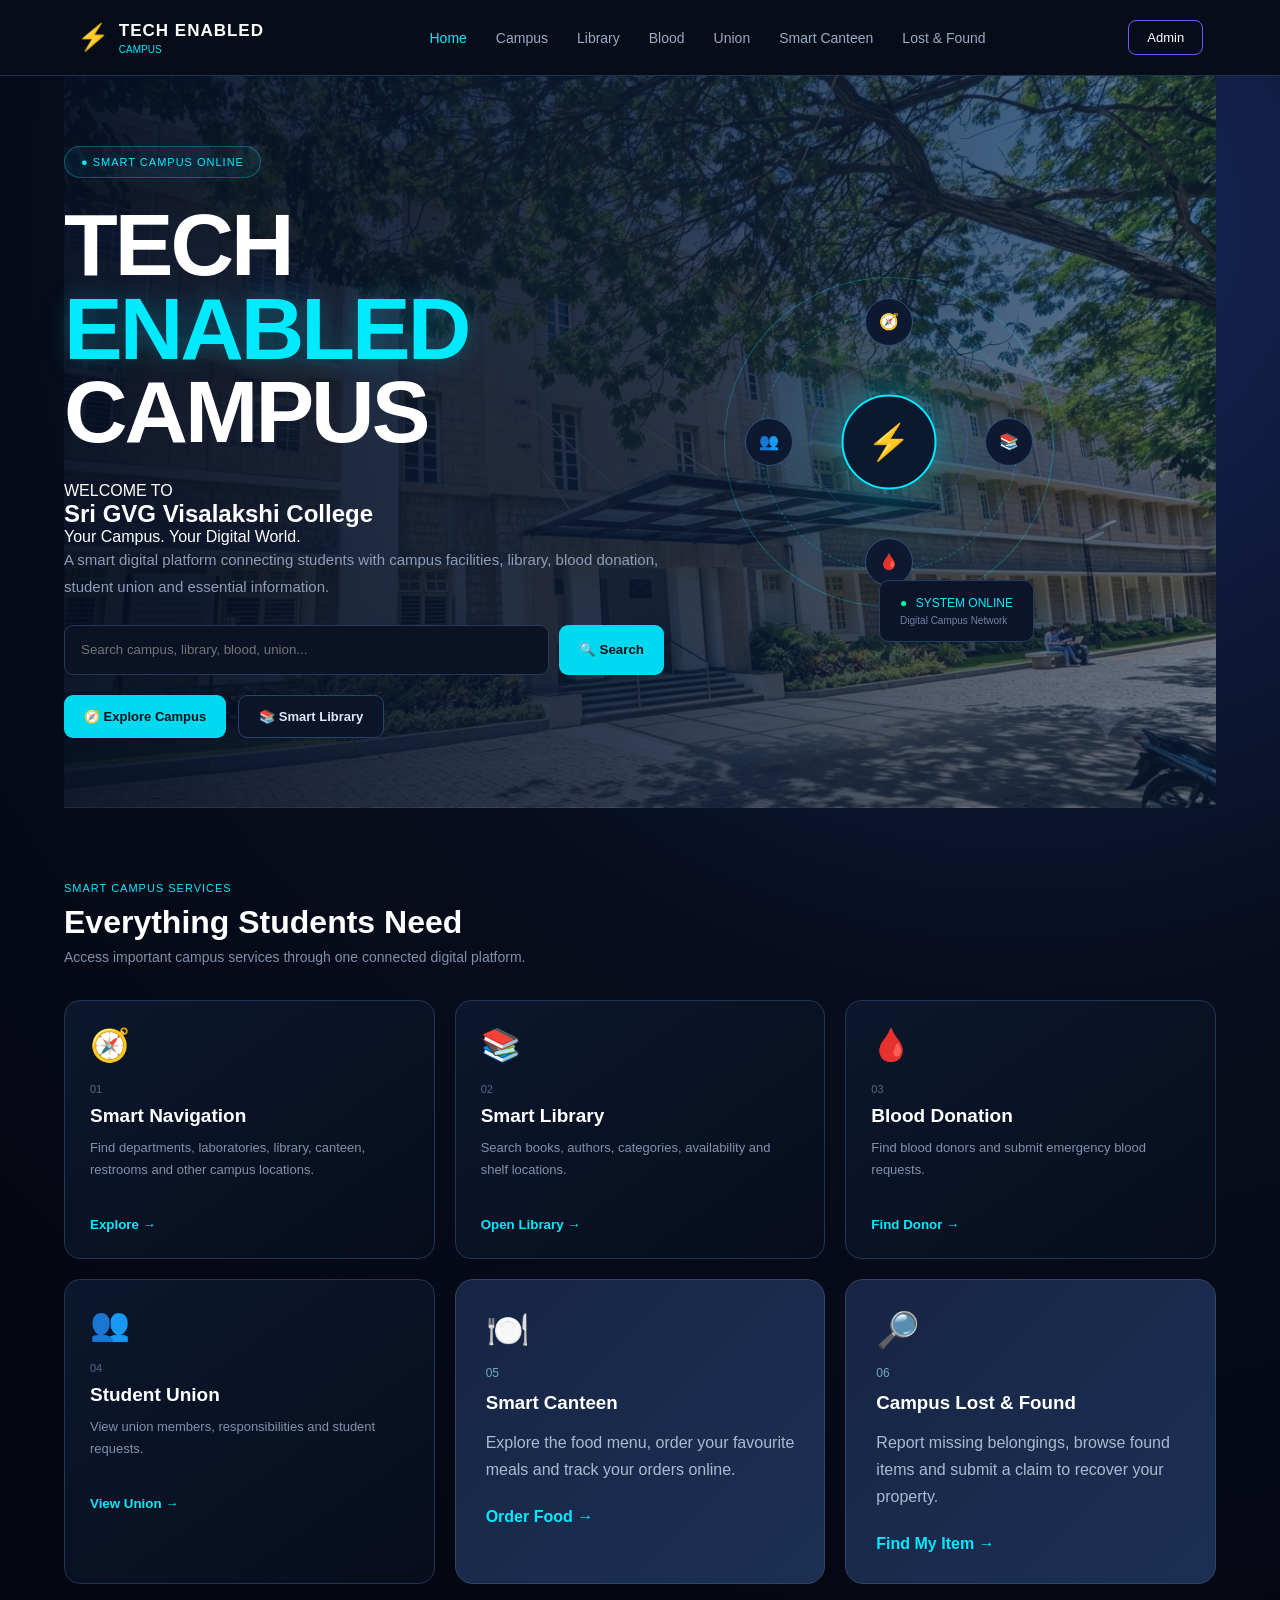
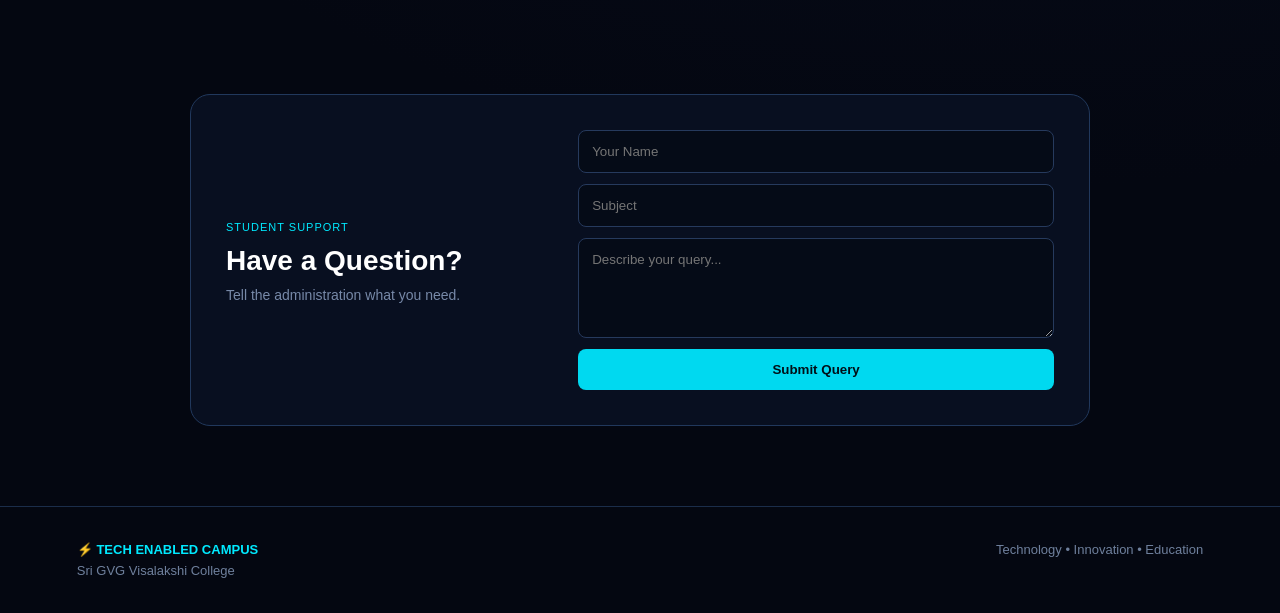
<file: index.html>
<!DOCTYPE html>
<html lang="en">

<head>
    <meta charset="UTF-8">
    <meta name="viewport" content="width=device-width, initial-scale=1.0">

    <title>Tech Enabled Campus</title>

    <link rel="stylesheet" href="style.css">
</head>

<body>

<!-- ================= HEADER ================= -->

<header class ="home-header">

    <div class="home-logo">
        <span>⚡</span>

        <div>
            <strong>TECH ENABLED</strong>
            <small>CAMPUS</small>
        </div>
     </div>
     

    <nav class="home-nav">

        <a href="index.html" class="active">
            Home
        </a>

        <a href="navigation.html">
            Campus
        </a>

        <a href="library.html">
            Library
        </a>

        <a href="blood-donation.html">
            Blood
        </a>

        <a href="union.html">
            Union
        </a>
        <a href="canteen.html">
            Smart Canteen</a>
            <a href="lost-found.html">Lost & Found</a>

    </nav>


    <a href="admin.html" class="home-admin">
        Admin
    </a>

</header>


<!-- ================= HERO ================= -->

<main>

<section class="home-hero" id="home">

    <div class="hero-left">

        <div class="home-status">
            ● SMART CAMPUS ONLINE
        </div>


        <h1>
            TECH
            <span>ENABLED</span>
            CAMPUS
        </h1>
        <div class="college-identity">
        <span class="college-label">WELCOME TO</span>

         <h2>Sri GVG Visalakshi College</h2>

         <p>Your Campus. Your Digital World.</p>
           </div>


        <p class="hero-description">
            A smart digital platform connecting students
            with campus facilities, library, blood donation,
            student union and essential information.
        </p>


        <!-- SEARCH -->

        <div class="home-search">

            <input
                type="text"
                id="smartSearchInput"
                placeholder="Search campus, library, blood, union..."
            >

            <button onclick="smartSearch()">
                🔍 Search
            </button>

        </div>


        <!-- BUTTONS -->

        <div class="hero-buttons">

            <button
                class="explore-button"
                onclick="openNavigation()">

                🧭 Explore Campus

            </button>


            <button
                class="library-button"
                onclick="openLibrary()">

                📚 Smart Library

            </button>

        </div>

    </div>


    <!-- RIGHT SIDE VISUAL -->

    <div class="hero-visual">

        <div class="visual-circle">

            <div class="visual-core">
                ⚡
            </div>

            <div class="orbit orbit-one">
                🧭
            </div>

            <div class="orbit orbit-two">
                📚
            </div>

            <div class="orbit orbit-three">
                🩸
            </div>

            <div class="orbit orbit-four">
                👥
            </div>

        </div>

        <div class="system-card">

            <span>●</span>

            SYSTEM ONLINE

            <small>
                Digital Campus Network
            </small>

        </div>

    </div>

</section>


<!-- ================= SERVICES ================= -->

<section class="services-section">

    <div class="section-heading">

        <span>SMART CAMPUS SERVICES</span>

        <h2>
            Everything Students Need
        </h2>

        <p>
            Access important campus services through one
            connected digital platform.
        </p>

    </div>


    <div class="services-grid">


        <!-- NAVIGATION -->

        <div
            class="service-card"
            onclick="openNavigation()">

            <div class="service-icon">
                🧭
            </div>

            <span>01</span>

            <h3>
                Smart Navigation
            </h3>

            <p>
                Find departments, laboratories,
                library, canteen, restrooms and
                other campus locations.
            </p>

            <button>
                Explore →
            </button>

        </div>


        <!-- LIBRARY -->

        <div
            class="service-card"
            onclick="openLibrary()">

            <div class="service-icon">
                📚
            </div>

            <span>02</span>

            <h3>
                Smart Library
            </h3>

            <p>
                Search books, authors, categories,
                availability and shelf locations.
            </p>

            <button>
                Open Library →
            </button>

        </div>


        <!-- BLOOD -->

        <div
            class="service-card"
            onclick="openBlood()">

            <div class="service-icon">
                🩸
            </div>

            <span>03</span>

            <h3>
                Blood Donation
            </h3>

            <p>
                Find blood donors and submit
                emergency blood requests.
            </p>

            <button>
                Find Donor →
            </button>

        </div>


        <!-- UNION -->

        <div
            class="service-card"
            onclick="openUnion()">

            <div class="service-icon">
                👥
            </div>

            <span>04</span>

            <h3>
                Student Union
            </h3>

            <p>
                View union members, responsibilities
                and student requests.
            </p>

            <button>
                View Union →
            </button>

        </div>


        


        
       <!-- 07 SMART CANTEEN CARD -->

     <div class="feature-card">
     <div class="feature-icon">🍽️</div>

         <span en

         class="feature-number">05
       
         </span>

     <h3>Smart Canteen</h3>
        <p>
         Explore the food menu, order your favourite
         meals and track your orders online.
        </p>

         <a href="canteen.html">
          Order Food →
         </a>
     </div>

     <!-- 08 LOST AND FOUND -->

    <div class="feature-card">

        <div class="feature-icon">🔎</div>

        <span class="feature-number">06</span>

        <h3>Campus Lost & Found</h3>

        <p>
          Report missing belongings, browse found items
          and submit a claim to recover your property.
        </p>

      <a href="lost-found.html">Find My Item →</a>

    </div>

</div>

</section>


<!-- ================= QUERY ================= -->

<section
    class="home-query"
    id="querySection">

    <div class="query-content">

        <span>
            STUDENT SUPPORT
        </span>

        <h2>
            Have a Question?
        </h2>

        <p>
            Tell the administration what you need.
        </p>

    </div>


    <form id="queryForm">

        <input
            type="text"
            id="studentName"
            placeholder="Your Name"
            required
        >

        <input
            type="text"
            id="querySubject"
            placeholder="Subject"
            required
        >

        <textarea
            id="queryMessage"
            placeholder="Describe your query..."
            required
        ></textarea>

        <button type="submit">
            Submit Query
        </button>

    </form>

</section>

</main>


<!-- ================= FOOTER ================= -->

<footer class="home-footer">

    <div>

        <strong>
            ⚡ TECH ENABLED CAMPUS
        </strong>

        <p>
            Sri GVG Visalakshi College
        </p>

    </div>


    <div>
        Technology • Innovation • Education
    </div>

</footer>


<script src="app.js"></script>

</body>
</html>
</file>
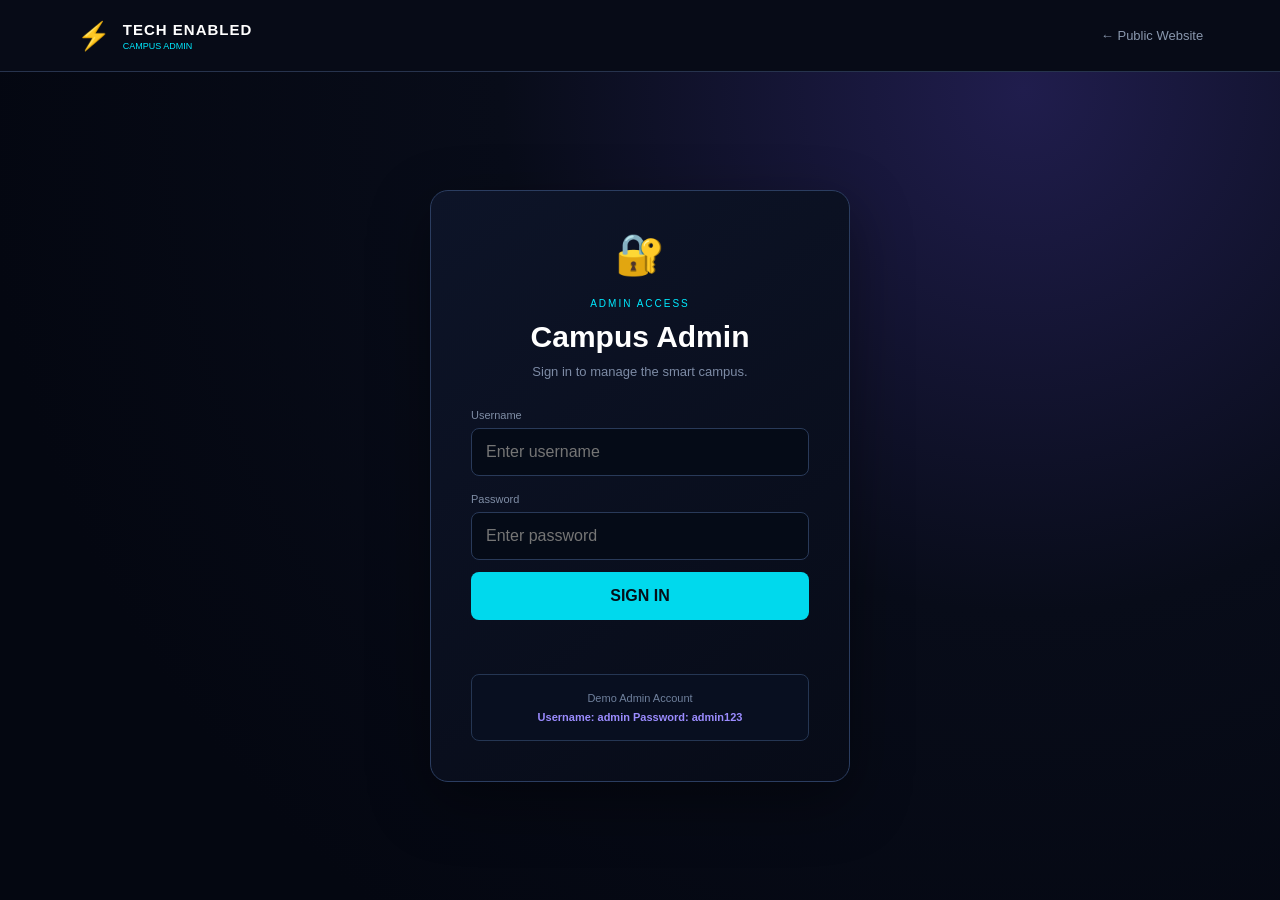
<file: admin.html>
<!DOCTYPE html>
<html lang="en">

<head>
    <meta charset="UTF-8">
    <meta name="viewport" content="width=device-width, initial-scale=1.0">

    <title>Admin Login | Tech Enabled Campus</title>

    <link rel="stylesheet" href="admin.css">
    <link rel="stylesheet" href="mobile.css">

</head>

<body>

<header class="admin-header">

    <div class="brand">
        <div class="brand-icon">⚡</div>

        <div>
            <strong>TECH ENABLED</strong>
            <small>CAMPUS ADMIN</small>
        </div>
    </div>

    <a href="index.html" class="back-home">
        ← Public Website
    </a>

</header>


<!-- LOGIN -->

<section id="loginSection" class="login-section">

    <div class="login-card">

        <div class="login-icon">
            🔐
        </div>

        <span>ADMIN ACCESS</span>

        <h1>Campus Admin</h1>

        <p>
            Sign in to manage the smart campus.
        </p>


        <form id="loginForm">

            <label>Username</label>

            <input
                type="text"
                id="adminUsername"
                placeholder="Enter username"
                autocomplete="username"
                required
            >


            <label>Password</label>

            <input
                type="password"
                id="adminPassword"
                placeholder="Enter password"
                autocomplete="current-password"
                required
            >


            <button type="submit">
                SIGN IN
            </button>

        </form>


        <div
            id="loginMessage"
            class="login-message">
        </div>


        <div class="demo-login">

            <div>Demo Admin Account</div>

            <strong>Username: admin</strong>

            <strong>Password: admin123</strong>

        </div>

    </div>

</section>


<!-- DASHBOARD -->

<main
    id="dashboard"
    class="dashboard hidden"
>

    <section class="dashboard-title">

        <div>

            <span>● ADMIN CONTROL CENTER</span>

            <h1>Campus Dashboard</h1>

            <p>
                Welcome to the Tech Enabled Campus
                administration panel.
            </p>

         </div>

          <button
            class="refresh-btn"
            onclick="loadDashboard()"
         >
            ↻ Refresh
         </button>
          <button class="logout-btn" onclick="logoutAdmin()">
          ⏻ Logout
             </button>
 </section>


    <section class="stats-grid">

        <div class="stat-card">

            <div class="stat-icon">💬</div>

            <div>
                <span>Student Queries</span>
                <strong id="queryCount">0</strong>
            </div>

        </div>


        <div class="stat-card">

            <div class="stat-icon">🩸</div>

            <div>
                <span>Blood Donors</span>
                <strong id="donorCount">0</strong>
            </div>

        </div>


        <div class="stat-card">

            <div class="stat-icon">🚨</div>

            <div>
                <span>Blood Requests</span>
                <strong id="bloodRequestCount">0</strong>
            </div>

        </div>


        <div class="stat-card">

            <div class="stat-icon">🎓</div>

            <div>
                <span>Union Requests</span>
                <strong id="unionRequestCount">0</strong>
            </div>

             </div>
               <div class="stat-card">
             <div class="stat-icon">🍽️</div>
               <div>
            <span>Canteen Orders</span>
              <strong id="canteenOrderCount">0</strong>
              </div>
                    </div>

             
           <!-- LOST & FOUND STATISTICS -->

              <div class="stat-card">
             <div class="stat-icon">🔎</div>
              <div>
             <span>Lost & Found</span>
             <strong id="lostFoundCount">0</strong>
             </div>
             </div>

                 <div class="stat-card">
                <div class="stat-icon">📋</div>
             <div>
             <span>Ownership Claims</span>
              <strong id="lostFoundClaimCount">0</strong>
           </div>
          </div>
         </section>

        <section class="admin-section">

        <div class="section-heading">
            <span>BLOOD NETWORK</span>
            <h2>Registered Blood Donors</h2>
        </div>

        <div
            id="donorsContainer"
            class="data-container">
        </div>

    </section>


    <section class="admin-section">

        <div class="section-heading">
            <span>EMERGENCY</span>
            <h2>Blood Requests</h2>
        </div>

        <div
            id="bloodRequestsContainer"
            class="data-container">
        </div>

    </section>


    <section class="admin-section">

        <div class="section-heading">
            <span>STUDENT UNION</span>
            <h2>Union Requests</h2>
        </div>

        <div
            id="unionRequestsContainer"
            class="data-container">
        </div>

    </section>


    <section class="admin-section">

        <div class="section-heading">
            <span>STUDENT SUPPORT</span>
            <h2>Student Queries</h2>
        </div>

        <div
            id="queriesContainer"
            class="data-container">
        </div>

    </section>
    <!-- SMART CANTEEN MANAGEMENT -->

<section class="admin-section">
    <div class="section-heading">
        <span>FOOD SERVICES</span>
        <h2>🍽️ Smart Canteen Orders</h2>
    </div>

    <div id="canteenOrdersContainer"
         class="data-container"></div>
</section>


<!-- LOST AND FOUND MANAGEMENT -->

<section class="admin-section">
    <div class="section-heading">
        <span>CAMPUS SERVICES</span>
        <h2>🔎 Lost & Found Reports</h2>
    </div>

    <div id="lostFoundContainer"
         class="data-container"></div>
</section>

</main>


<script src="admin.js"></script>

</body>
</html>
</file>
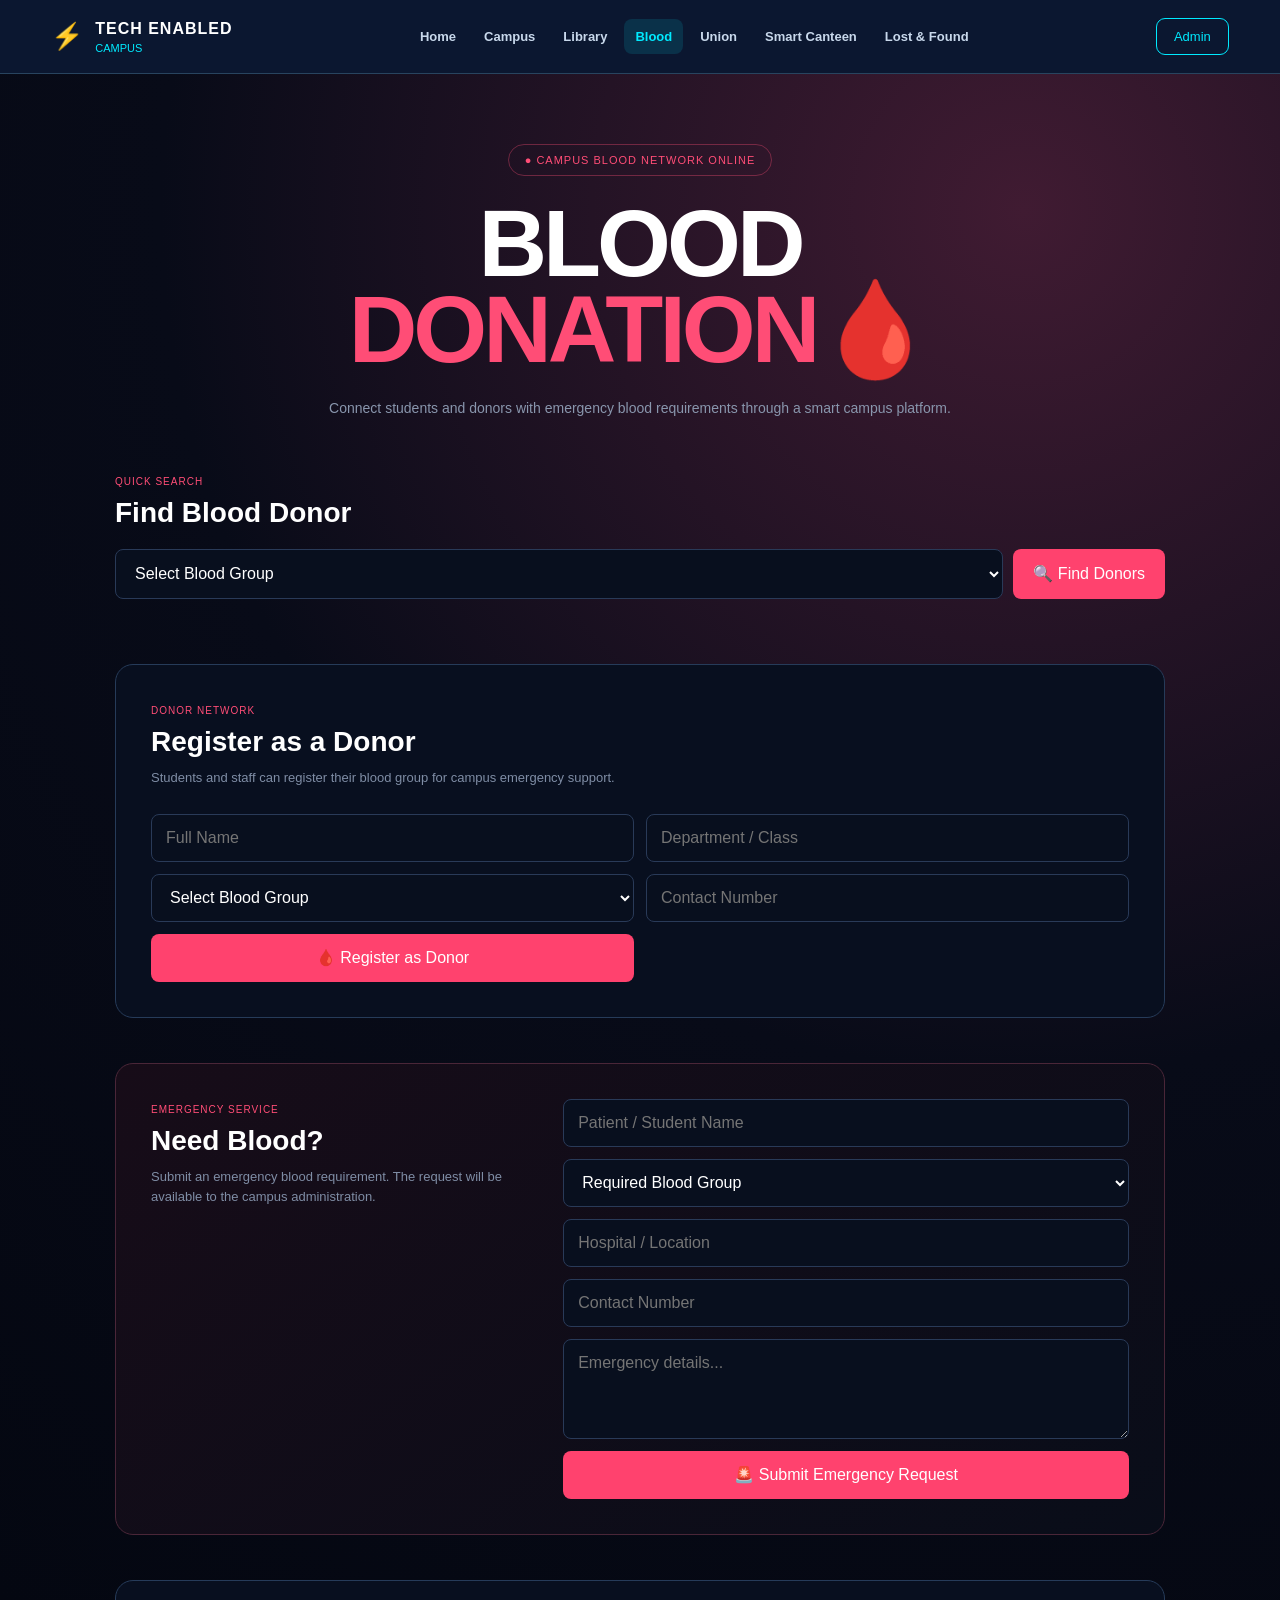
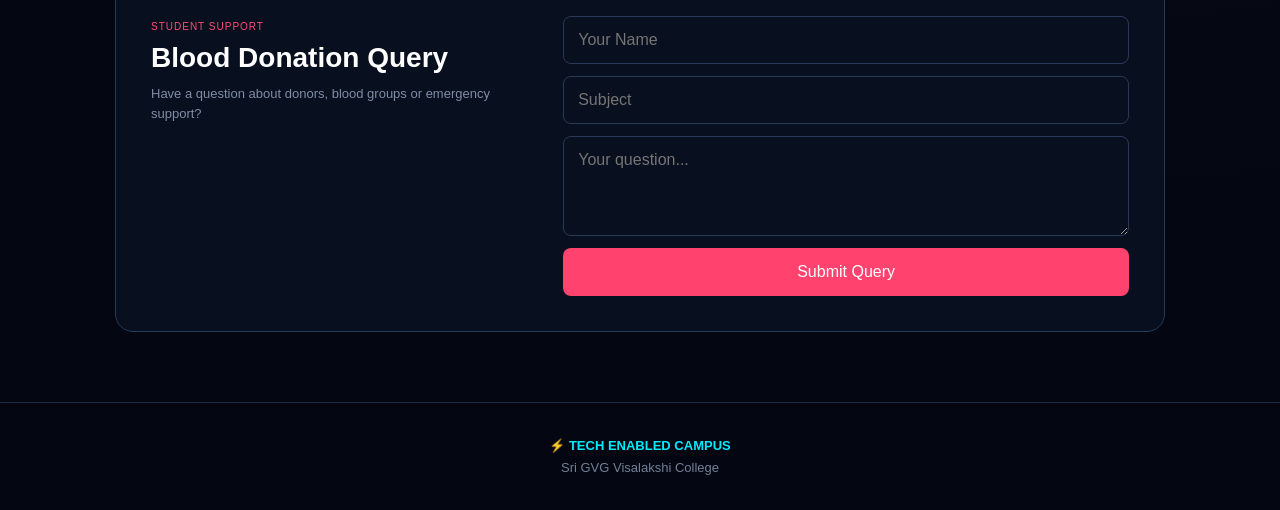
<file: blood-donation.html>
<!DOCTYPE html>
<html lang="en">
<head>
    <meta charset="UTF-8">
    <meta name="viewport" content="width=device-width, initial-scale=1.0">
    <title>Blood Donation | Tech Enabled Campus</title>
    
    <link rel="stylesheet" href="blood.css">

    <link rel="stylesheet" href="navbar.css">
     <link rel="stylesheet" href="mobile.css">

 </head>

 <body>

 <header id="commonNavbar"></header>


<main>

<section class="hero">

    <div class="status">
        ● CAMPUS BLOOD NETWORK ONLINE
    </div>

    <h1>
        BLOOD
        <span>DONATION🩸</span>
    </h1>

    <p>
        Connect students and donors with emergency blood
        requirements through a smart campus platform.
    </p>

</section>


<!-- BLOOD SEARCH -->

<section class="blood-search-section">

    <div class="section-title">
        <span>QUICK SEARCH</span>
        <h2>Find Blood Donor</h2>
    </div>

    <div class="search-box">

        <select id="searchBloodGroup">
            <option value="">Select Blood Group</option>
            <option>A+</option>
            <option>A-</option>
            <option>B+</option>
            <option>B-</option>
            <option>AB+</option>
            <option>AB-</option>
            <option>O+</option>
            <option>O-</option>
        </select>

        <button onclick="findDonors()">
            🔍 Find Donors
        </button>

    </div>

    <div id="donorResults" class="donor-results"></div>

</section>


<!-- DONOR REGISTRATION -->

<section class="blood-card">

    <div class="card-heading">
        <span>DONOR NETWORK</span>
        <h2>Register as a Donor</h2>
        <p>
            Students and staff can register their blood group
            for campus emergency support.
        </p>
    </div>

    <form id="donorForm">

        <input
            type="text"
            id="donorName"
            placeholder="Full Name"
            required
        >

        <input
            type="text"
            id="donorDepartment"
            placeholder="Department / Class"
            required
        >

        <select id="donorBloodGroup" required>

            <option value="">
                Select Blood Group
            </option>

            <option>A+</option>
            <option>A-</option>
            <option>B+</option>
            <option>B-</option>
            <option>AB+</option>
            <option>AB-</option>
            <option>O+</option>
            <option>O-</option>

        </select>

        <input
            type="tel"
            id="donorPhone"
            placeholder="Contact Number"
            required
        >

        <button type="submit">
            🩸 Register as Donor
        </button>

    </form>

</section>


<!-- EMERGENCY REQUEST -->

<section class="emergency-section">

    <div class="emergency-info">

        <span>EMERGENCY SERVICE</span>

        <h2>
            Need Blood?
        </h2>

        <p>
            Submit an emergency blood requirement.
            The request will be available to the campus
            administration.
        </p>

    </div>


    <form id="bloodRequestForm">

        <input
            type="text"
            id="requestName"
            placeholder="Patient / Student Name"
            required
        >

        <select id="requestBloodGroup" required>

            <option value="">
                Required Blood Group
            </option>

            <option>A+</option>
            <option>A-</option>
            <option>B+</option>
            <option>B-</option>
            <option>AB+</option>
            <option>AB-</option>
            <option>O+</option>
            <option>O-</option>

        </select>

        <input
            type="text"
            id="requestHospital"
            placeholder="Hospital / Location"
            required
        >

        <input
            type="tel"
            id="requestPhone"
            placeholder="Contact Number"
            required
        >

        <textarea
            id="requestMessage"
            placeholder="Emergency details..."
            required
        ></textarea>

        <button type="submit">
            🚨 Submit Emergency Request
        </button>

    </form>

</section>


<!-- STUDENT QUERY -->

<section class="blood-query">

    <div>

        <span>STUDENT SUPPORT</span>

        <h2>
            Blood Donation Query
        </h2>

        <p>
            Have a question about donors, blood groups
            or emergency support?
        </p>

    </div>


    <form id="bloodQueryForm">

        <input
            type="text"
            id="bloodQueryName"
            placeholder="Your Name"
            required
        >

        <input
            type="text"
            id="bloodQuerySubject"
            placeholder="Subject"
            required
        >

        <textarea
            id="bloodQueryMessage"
            placeholder="Your question..."
            required
        ></textarea>

        <button type="submit">
            Submit Query
        </button>

    </form>

</section>

</main>


<footer>

    <strong>⚡ TECH ENABLED CAMPUS</strong>

    <p>
        Sri GVG Visalakshi College
    </p>

</footer>


<script src="navbar.js"></script>
<script src="blood.js" defer></script>

</body>
</html>
</file>
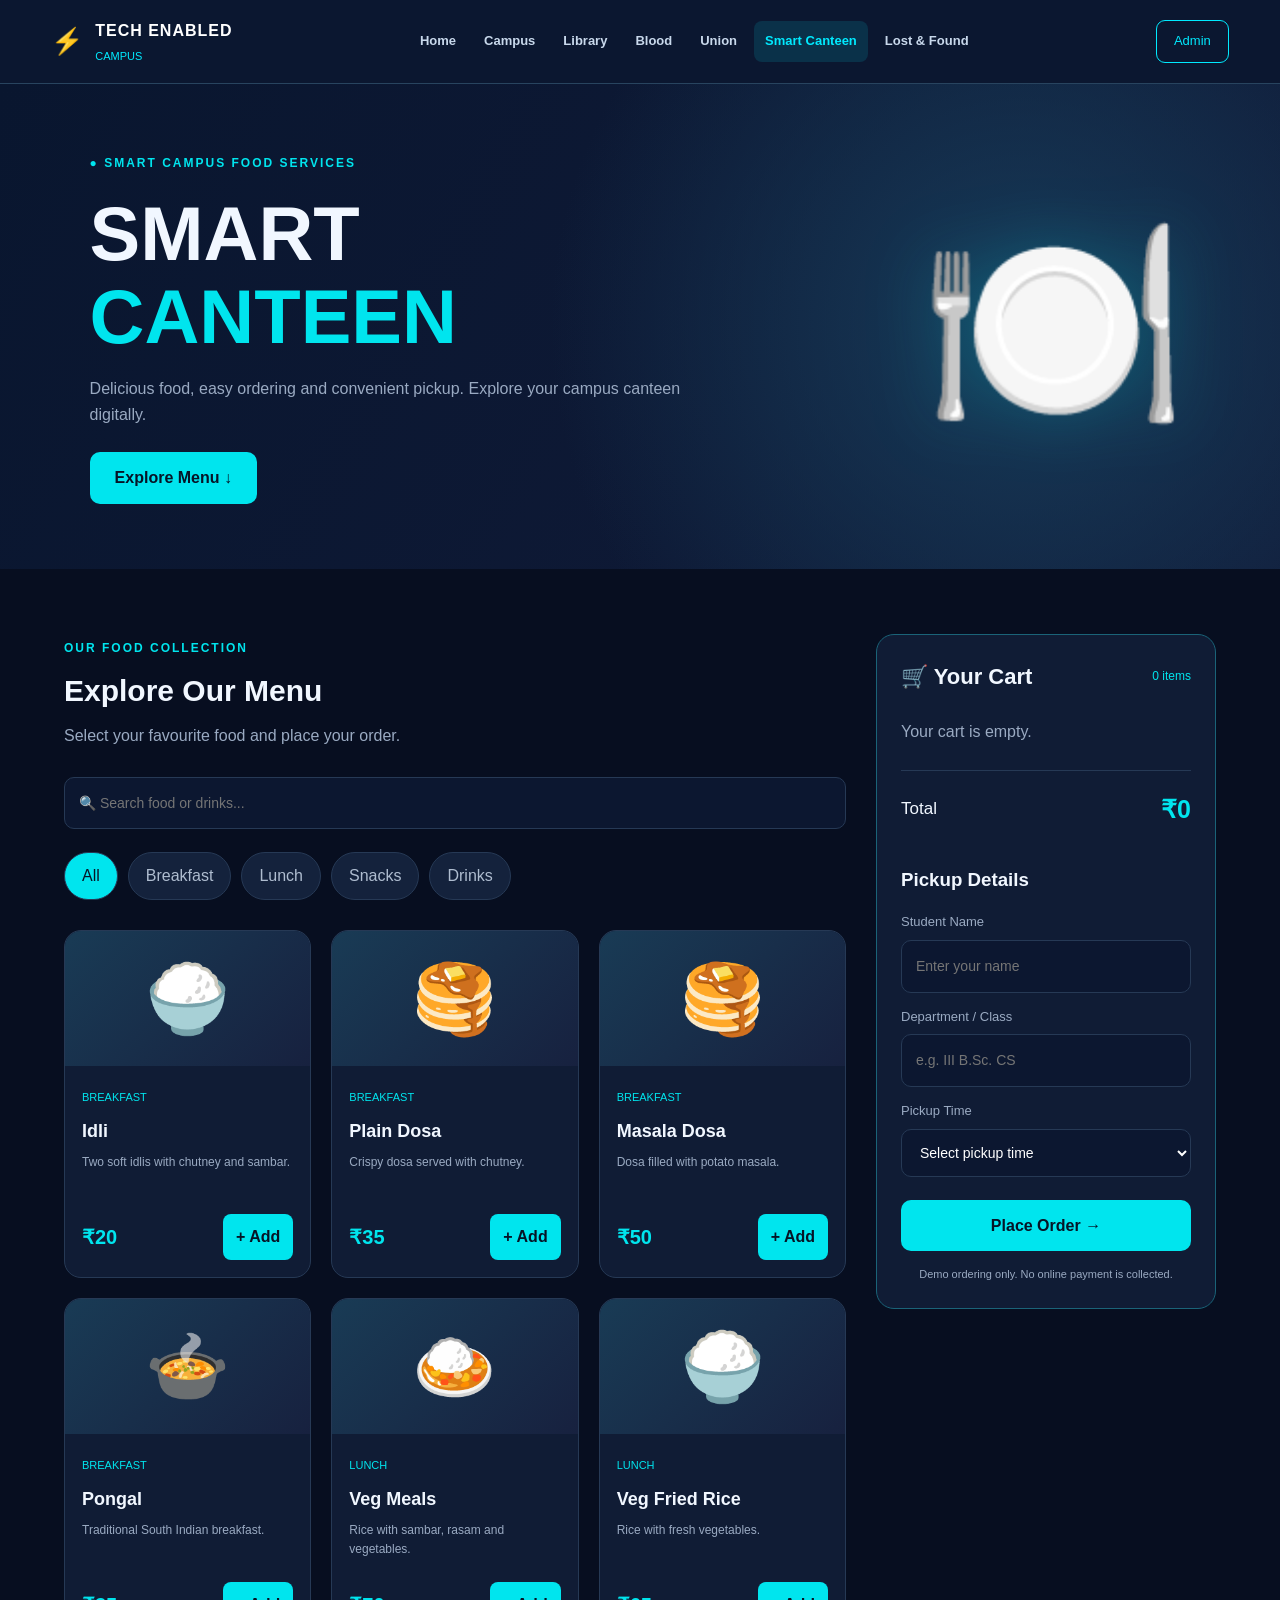
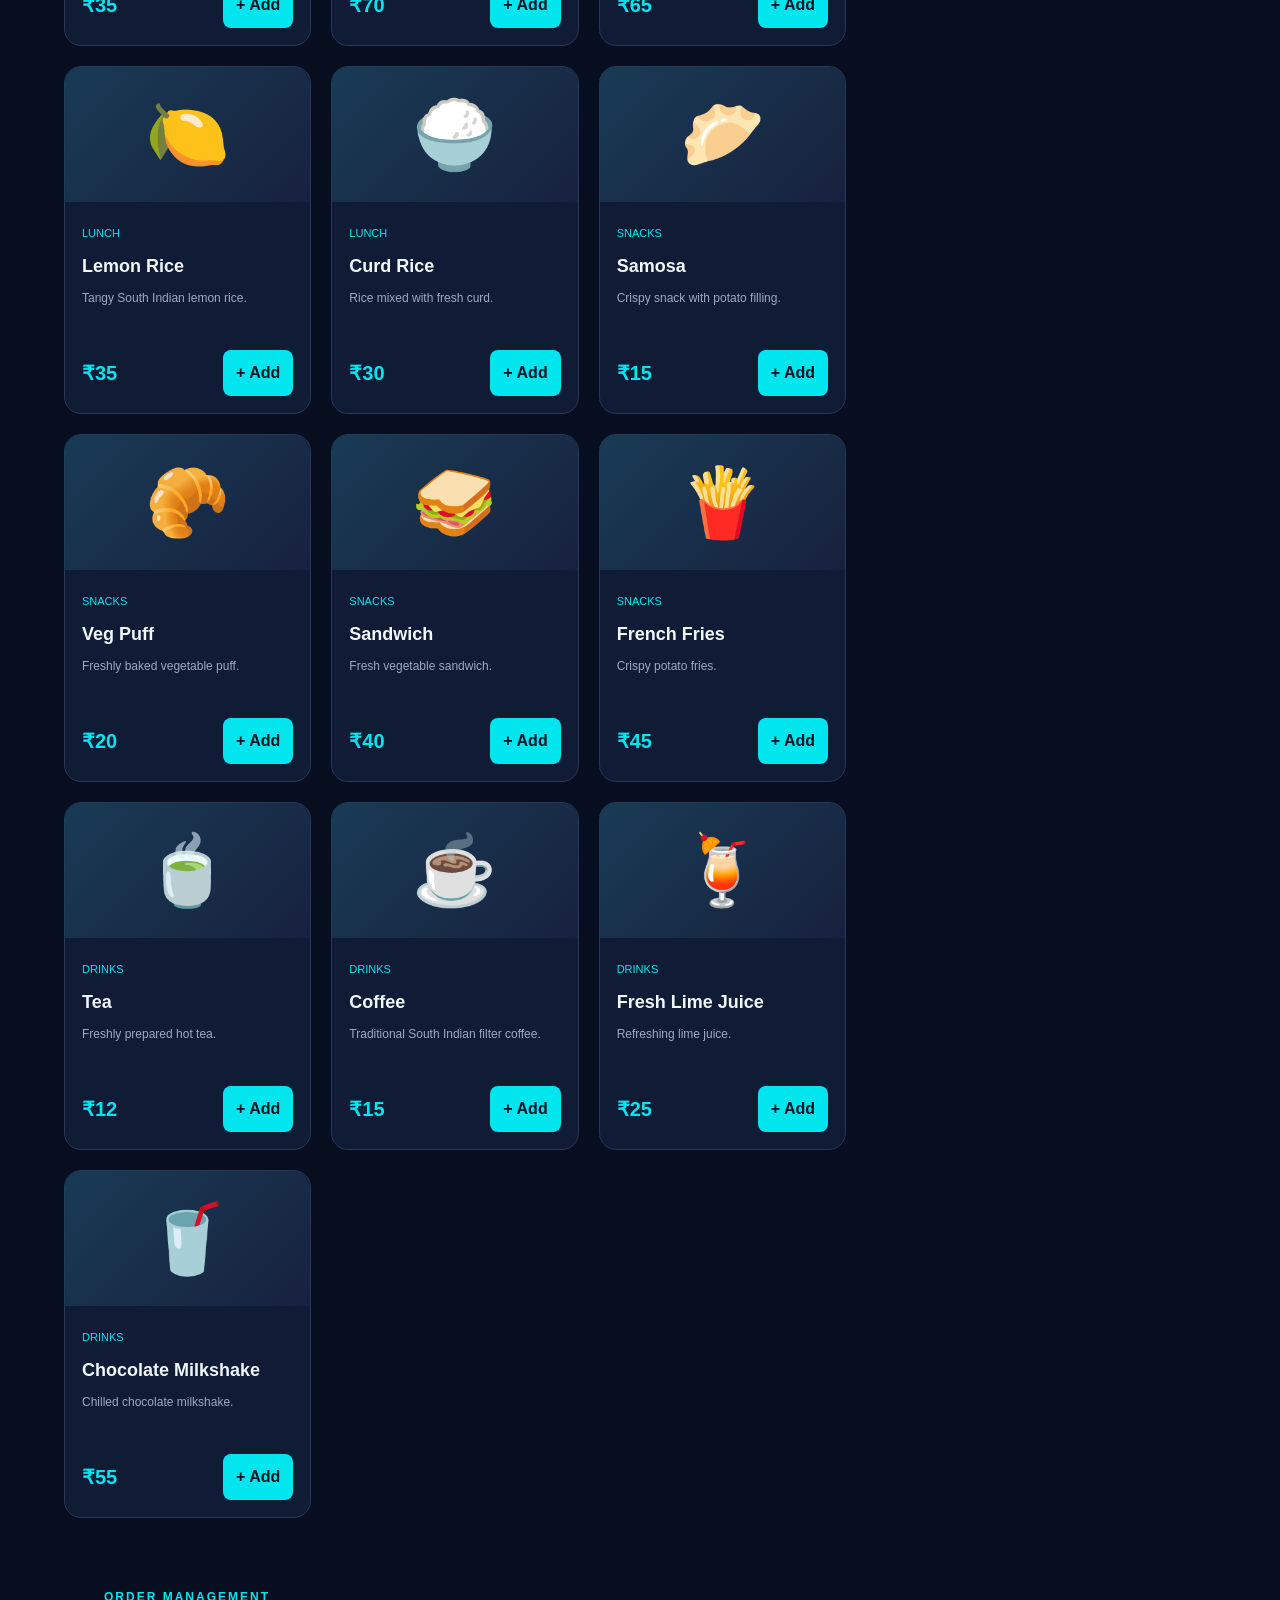
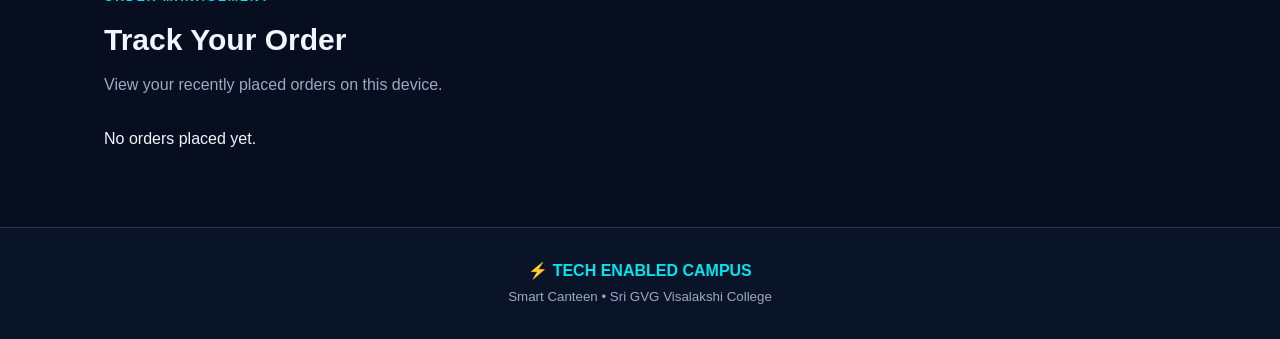
<file: canteen.html>
<!DOCTYPE html>
<html lang="en">
<head>
    <meta charset="UTF-8">
    <meta name="viewport"
          content="width=device-width, initial-scale=1.0">
    <title>Smart Canteen | Tech Enabled Campus</title>
    <link rel="stylesheet" href="canteen.css">
    <link rel="stylesheet" href="navbar.css">
    <script src="navbar.js" defer></script>
    <script src="canteen.js" defer></script>
     <link rel="stylesheet" href="mobile.css">
</head>

<body>

<header id="commonNavbar"></header>

<section class="hero">
    <div class="hero-content">
        <span class="tag">● SMART CAMPUS FOOD SERVICES</span>

        <h1>SMART <span>CANTEEN</span></h1>

        <p>
            Delicious food, easy ordering and convenient
            pickup. Explore your campus canteen digitally.
        </p>

        <a href="#menu" class="primary-btn">
            Explore Menu ↓
        </a>
    </div>

    <div class="hero-graphic">🍽️</div>
</section>

<section class="main-layout" id="menu">

    <div class="menu-section">
        <div class="section-heading">
            <span>OUR FOOD COLLECTION</span>
            <h2>Explore Our Menu</h2>
            <p>Select your favourite food and place your order.</p>
        </div>

        <input
            type="search"
            id="foodSearch"
            placeholder="🔍 Search food or drinks..."
            aria-label="Search menu"
        >

        <div class="filters">
            <button class="filter active" data-category="All">
                All
            </button>
            <button class="filter" data-category="Breakfast">
                Breakfast
            </button>
            <button class="filter" data-category="Lunch">
                Lunch
            </button>
            <button class="filter" data-category="Snacks">
                Snacks
            </button>
            <button class="filter" data-category="Drinks">
                Drinks
            </button>
        </div>

        <div id="foodGrid" class="food-grid"></div>
    </div>

    <aside class="cart-section">
        <div class="cart-header">
            <h2>🛒 Your Cart</h2>
            <span id="cartCount">0 items</span>
        </div>

        <div id="cartItems" class="cart-items">
            Your cart is empty.
        </div>

        <div class="cart-total">
            <span>Total</span>
            <strong id="cartTotal">₹0</strong>
        </div>

        <form id="orderForm">
            <h3>Pickup Details</h3>

            <label for="studentName">Student Name</label>
            <input
                type="text"
                id="studentName"
                placeholder="Enter your name"
                required
            >

            <label for="studentClass">Department / Class</label>
            <input
                type="text"
                id="studentClass"
                placeholder="e.g. III B.Sc. CS"
                required
            >

            <label for="pickupTime">Pickup Time</label>
            <select id="pickupTime" required>
                <option value="">Select pickup time</option>
                <option value="10:30 AM">10:30 AM</option>
                <option value="11:00 AM">11:00 AM</option>
                <option value="12:30 PM">12:30 PM</option>
                <option value="1:00 PM">1:00 PM</option>
                <option value="1:30 PM">1:30 PM</option>
                <option value="3:30 PM">3:30 PM</option>
            </select>

            <button type="submit" class="order-btn">
                Place Order →
            </button>
        </form>

        <p class="demo-note">
            Demo ordering only. No online payment is collected.
        </p>
    </aside>
</section>

<section class="tracking-section">
    <div class="section-heading">
        <span>ORDER MANAGEMENT</span>
        <h2>Track Your Order</h2>
        <p>View your recently placed orders on this device.</p>
    </div>

    <div id="orderHistory" class="order-history"></div>
</section>

<div id="confirmationModal" class="modal hidden">
    <div class="modal-content">
        <div class="success-icon">✓</div>
        <h2>Order Placed!</h2>
        <p>Your demo order has been saved successfully.</p>

        <div class="order-number">
            Order Number
            <strong id="confirmedOrderId"></strong>
        </div>

        <p id="confirmedPickup"></p>

        <button id="closeModal" class="primary-btn">
            Continue
        </button>
    </div>
</div>

<footer>
    <p>⚡ TECH ENABLED CAMPUS</p>
    <small>
        Smart Canteen • Sri GVG Visalakshi College
    </small>
</footer>

</body>
</html>
</file>
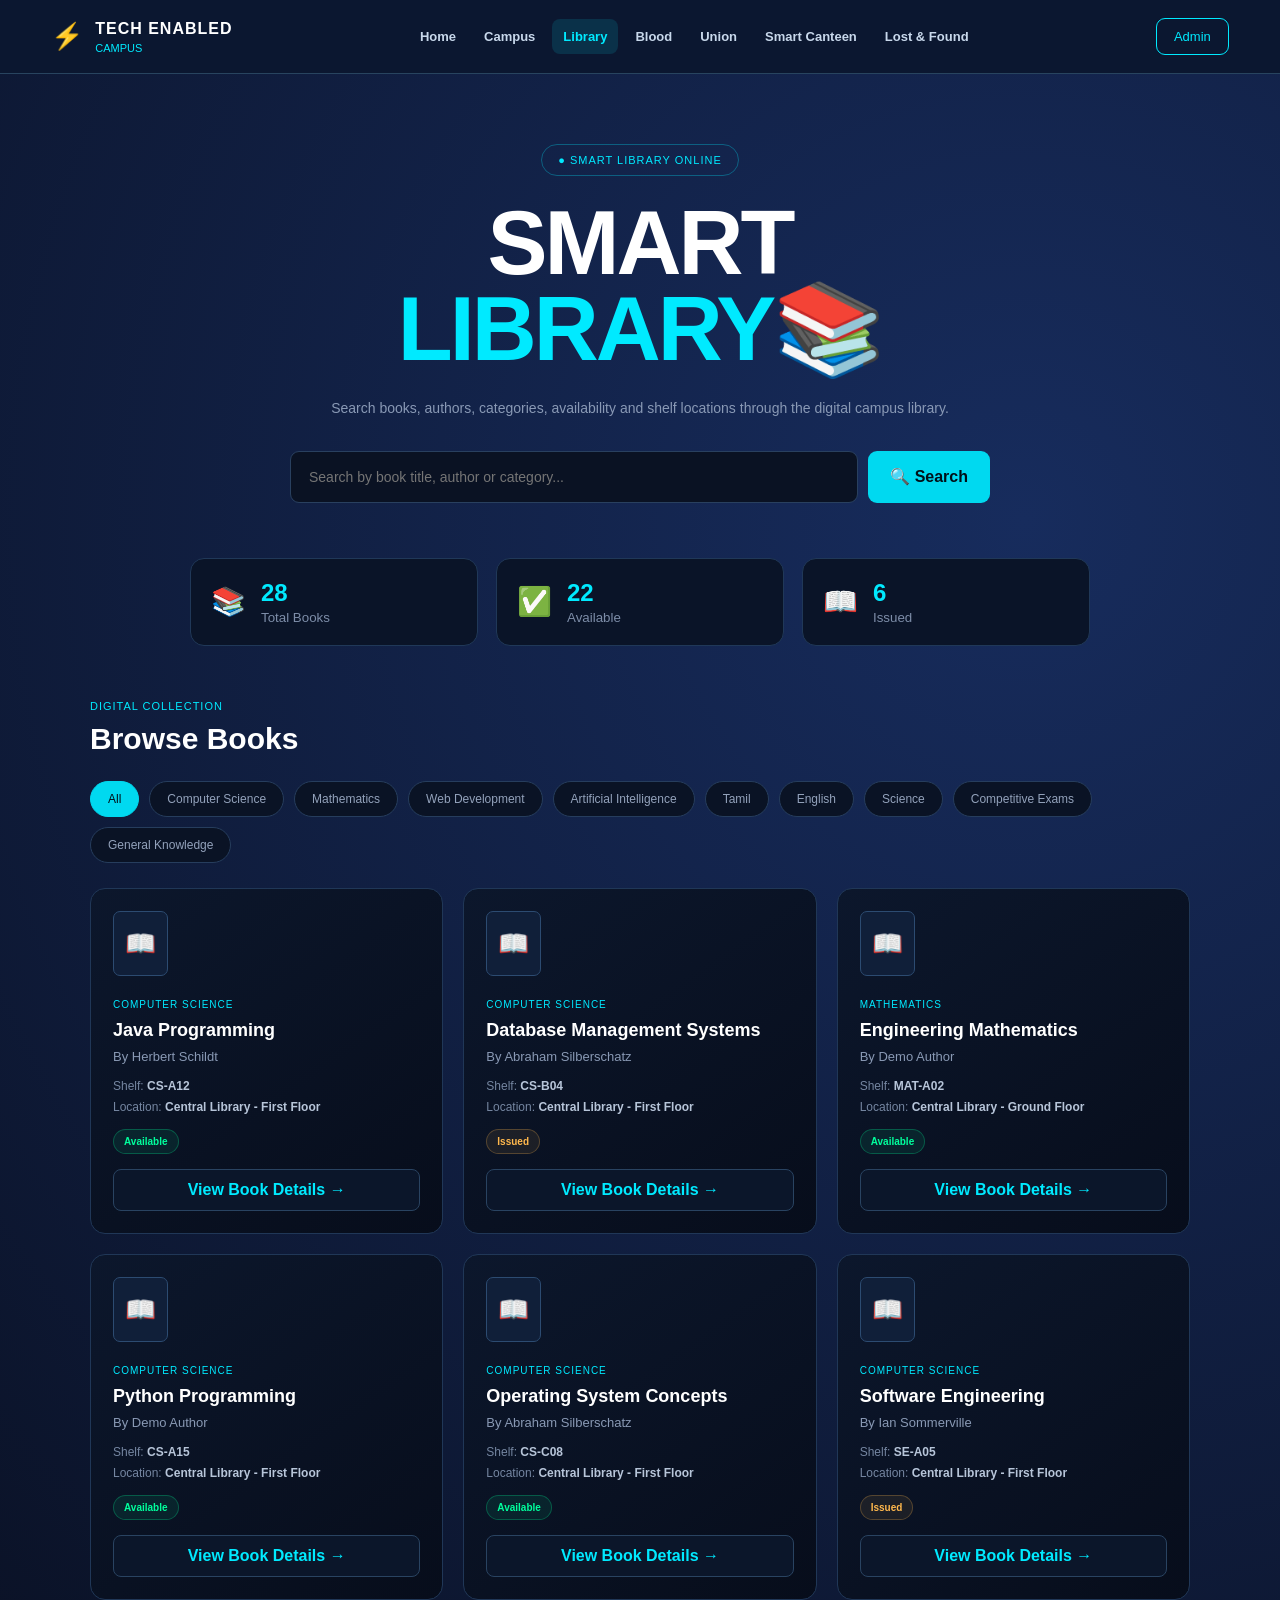
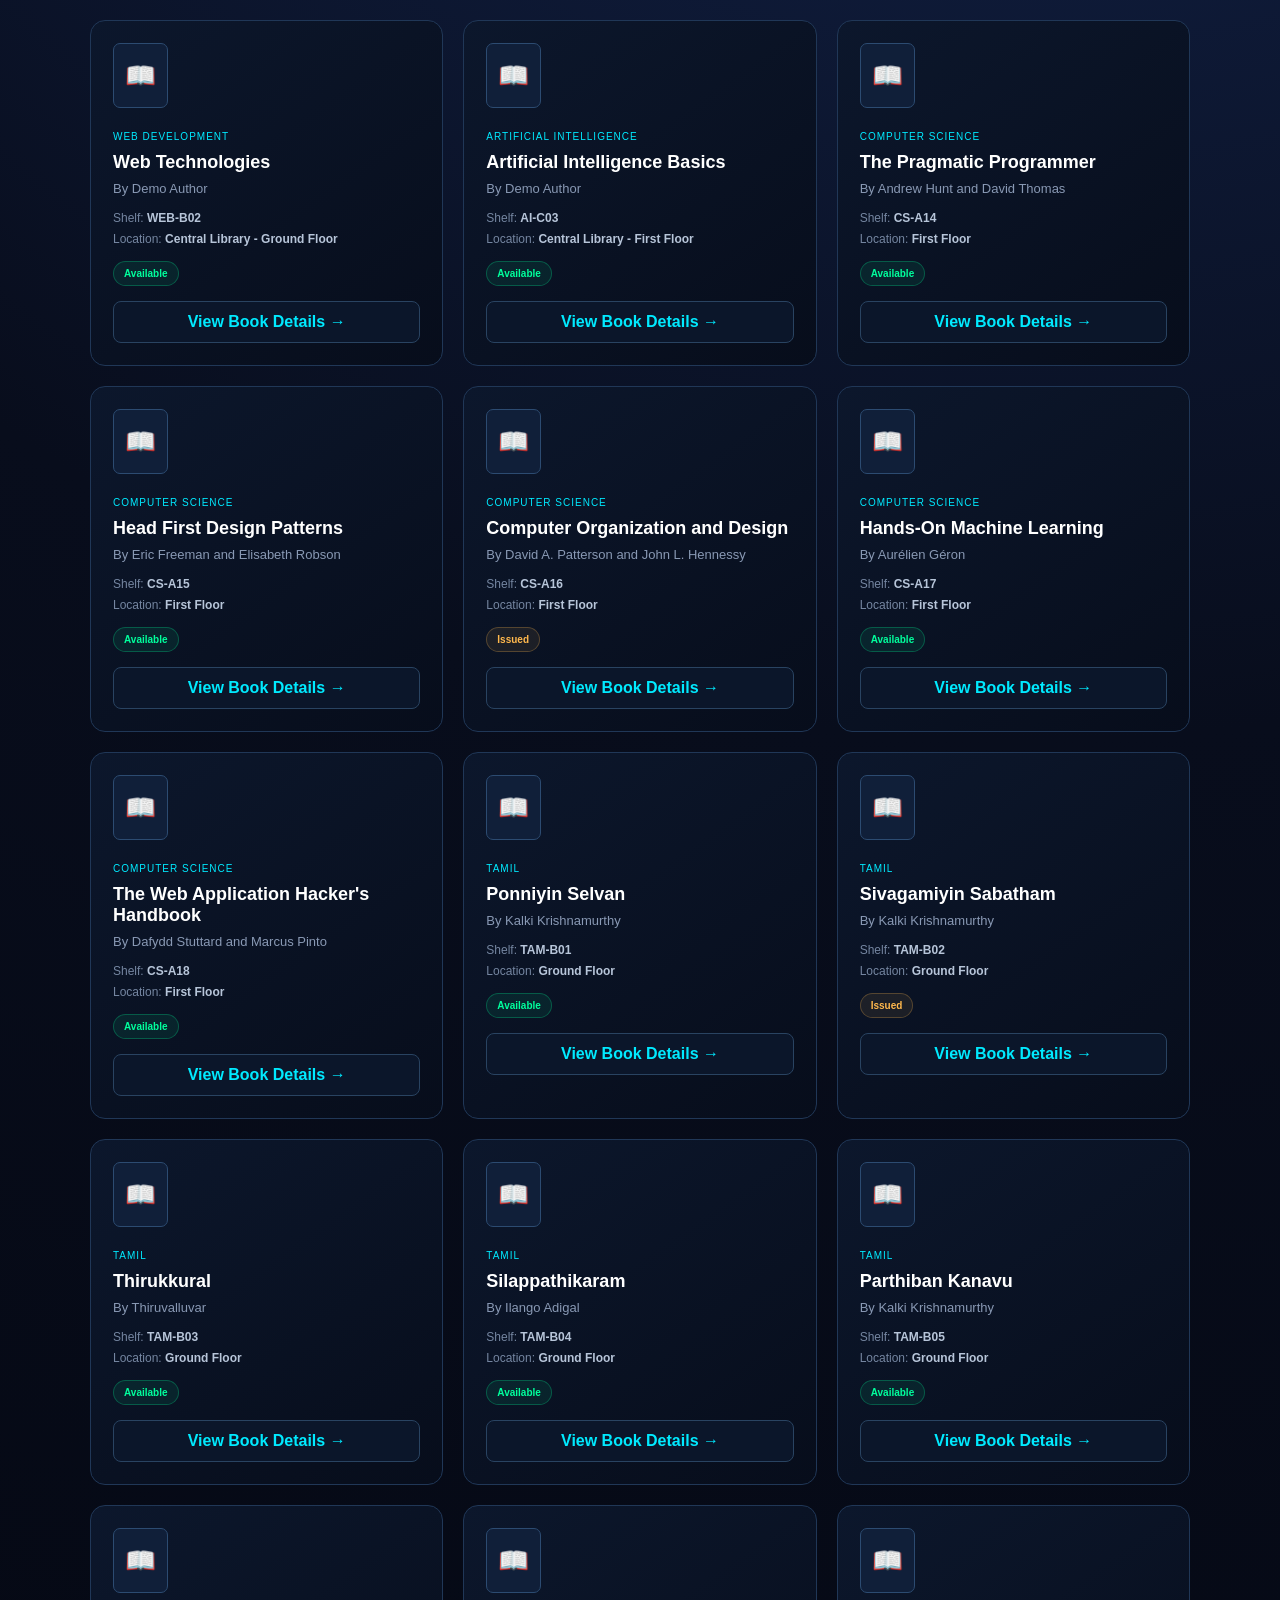
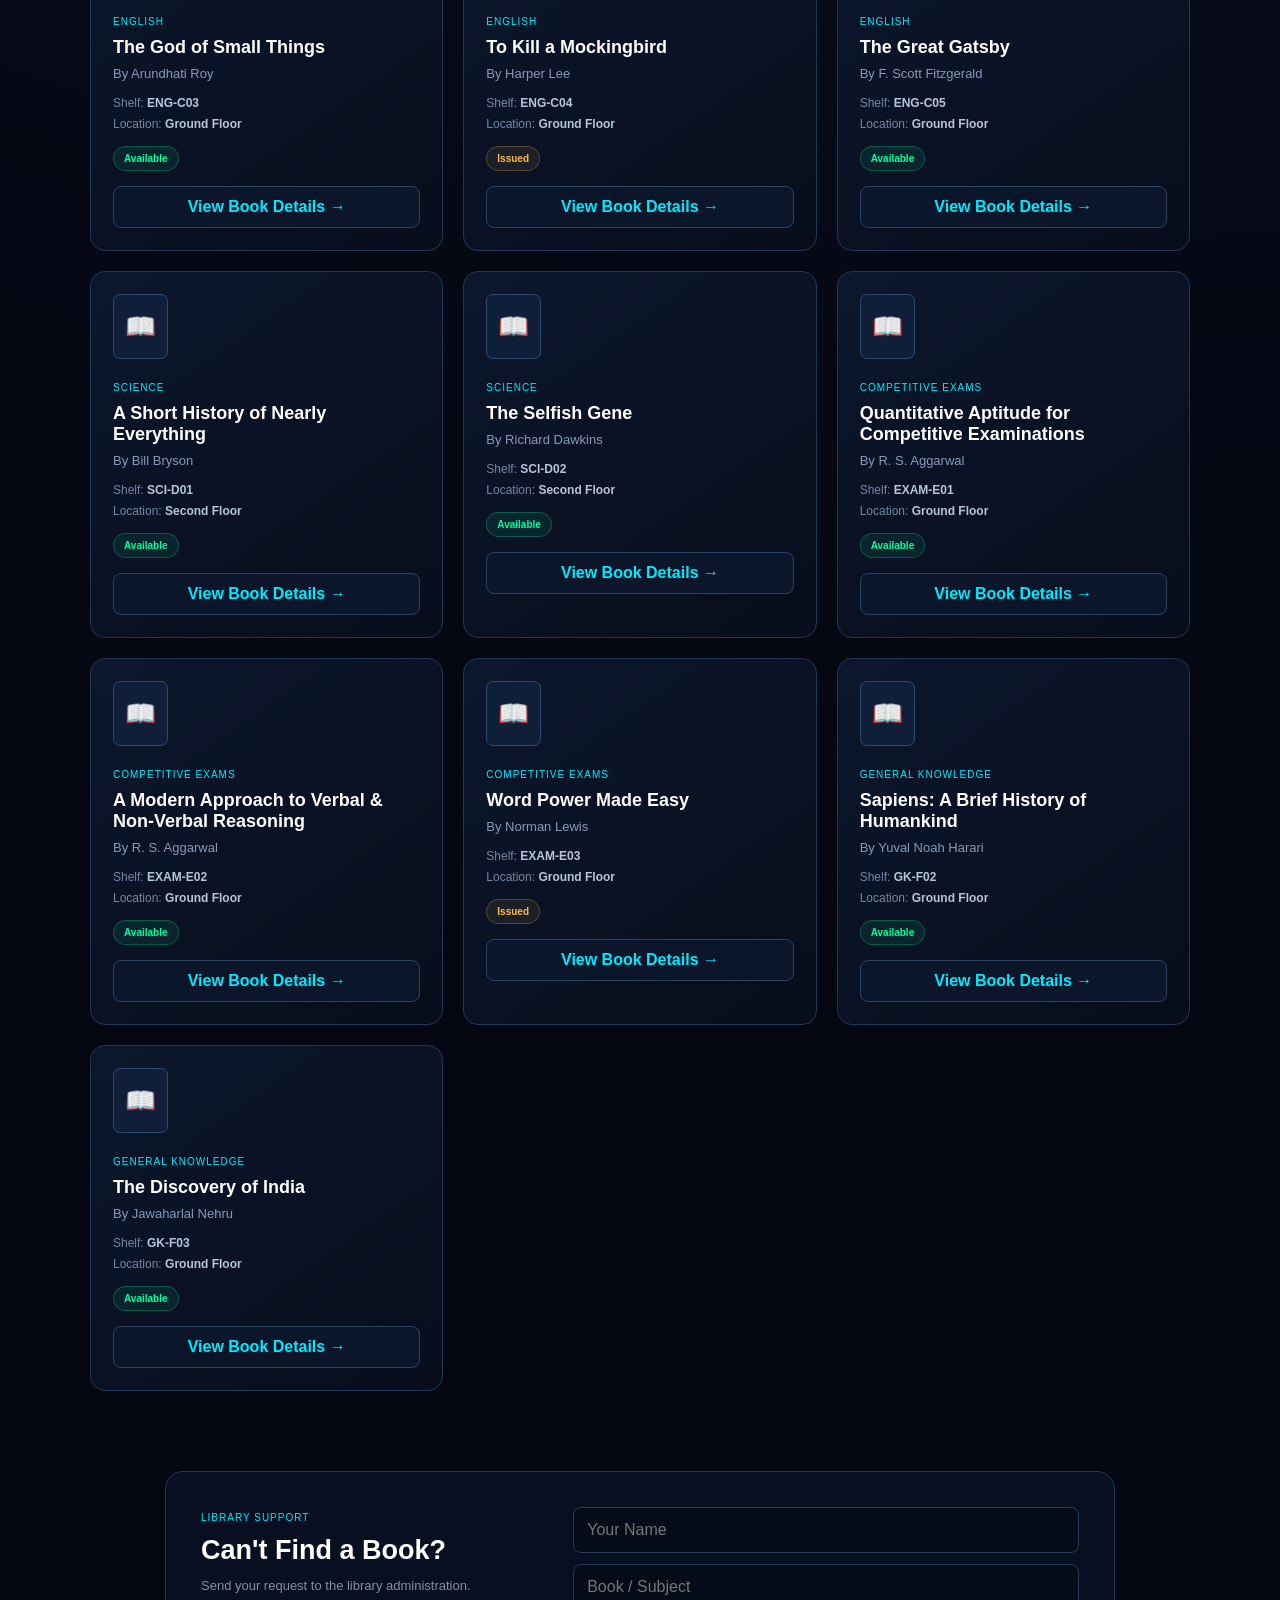
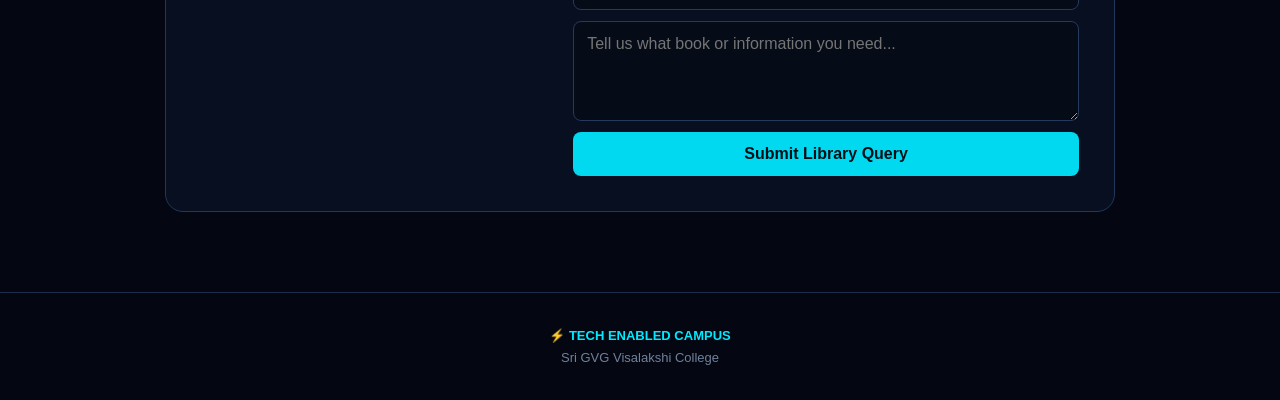
<file: library.html>
<!DOCTYPE html>
<html lang="en">

<head>
    <meta charset="UTF-8">
    <meta name="viewport" content="width=device-width, initial-scale=1.0">

    <title>Smart Library | Tech Enabled Campus</title>

    <link rel="stylesheet" href="library.css">
    <link rel="stylesheet" href="navbar.css">
     <link rel="stylesheet" href="mobile.css">
</head>

<body>

<!-- ================= HEADER ================= -->

<header id="commonNavbar"></header>

<!-- ================= MAIN ================= -->

<main>

<section class="library-hero">

    <div class="status">
        ● SMART LIBRARY ONLINE
    </div>


    <h1>
        SMART
        <span>LIBRARY📚</span>
    </h1>


    <p>
        Search books, authors, categories, availability
        and shelf locations through the digital campus library.
    </p>


    <!-- SEARCH -->

    <div class="library-search">

        <input
            type="text"
            id="bookSearch"
            placeholder="Search by book title, author or category..."
            oninput="searchBooks()"
        >

        <button onclick="searchBooks()">
            🔍 Search
        </button>

    </div>

</section>


<!-- ================= LIBRARY STATS ================= -->

<section class="library-stats">

    <div class="stat-card">

        <span>📚</span>

        <div>
            <strong id="totalBooks">
                0
            </strong>

            <small>
                Total Books
            </small>
        </div>

    </div>


    <div class="stat-card">

        <span>✅</span>

        <div>
            <strong id="availableBooks">
                0
            </strong>

            <small>
                Available
            </small>
        </div>

    </div>


    <div class="stat-card">

        <span>📖</span>

        <div>
            <strong id="issuedBooks">
                0
            </strong>

            <small>
                Issued
            </small>
        </div>

    </div>

</section>


<!-- ================= CATEGORY FILTER ================= -->

<section class="library-content">

    <div class="library-section-title">

        <div>

            <span>
                DIGITAL COLLECTION
            </span>

            <h2>
                Browse Books
            </h2>

        </div>

    </div>


    <div
        class="category-buttons"
        id="categoryButtons">

        <!-- JavaScript will create buttons -->

    </div>


    <!-- BOOK LIST -->

    <div
        class="books-grid"
        id="booksGrid">

        <!-- JavaScript will create books -->

    </div>


    <div
        id="noBooks"
        class="no-books"
        style="display:none;">

        <div>
            📚
        </div>

        <h3>
            No Books Found
        </h3>

        <p>
            Try another title, author or category.
        </p>

    </div>

</section>


<!-- ================= STUDENT QUERY ================= -->

<section class="library-query">

    <div class="query-info">

        <span>
            LIBRARY SUPPORT
        </span>

        <h2>
            Can't Find a Book?
        </h2>

        <p>
            Send your request to the library
            administration.
        </p>

    </div>


    <form id="libraryQueryForm">

        <input
            type="text"
            id="libraryStudentName"
            placeholder="Your Name"
            required
        >


        <input
            type="text"
            id="libraryQuerySubject"
            placeholder="Book / Subject"
            required
        >


        <textarea
            id="libraryQueryMessage"
            placeholder="Tell us what book or information you need..."
            required
        ></textarea>


        <button type="submit">
            Submit Library Query
        </button>

    </form>

</section>

</main>


<!-- ================= FOOTER ================= -->

<footer>

    <strong>
        ⚡ TECH ENABLED CAMPUS
    </strong>

    <p>
        Sri GVG Visalakshi College
    </p>

</footer>


<script src="navbar.js"></script>
<script src="library.js"></script>


</body>

</html>
</file>
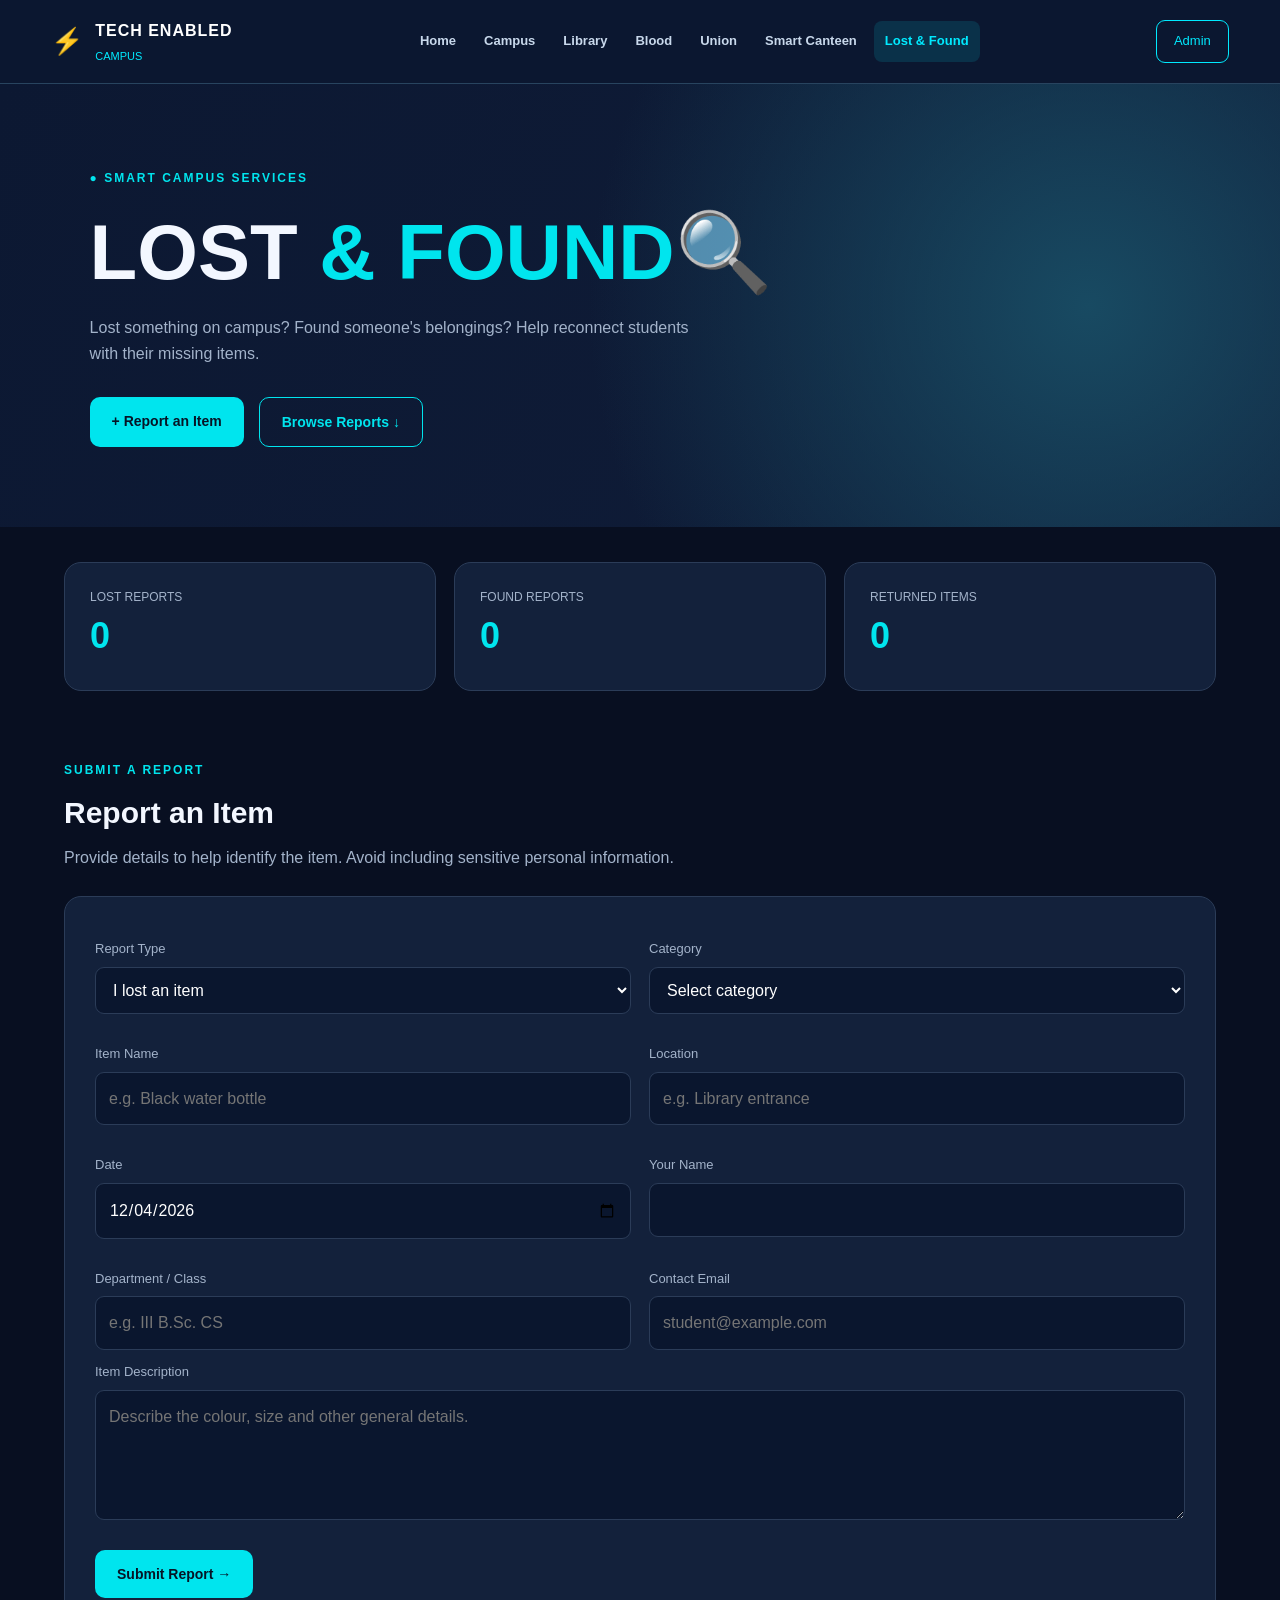
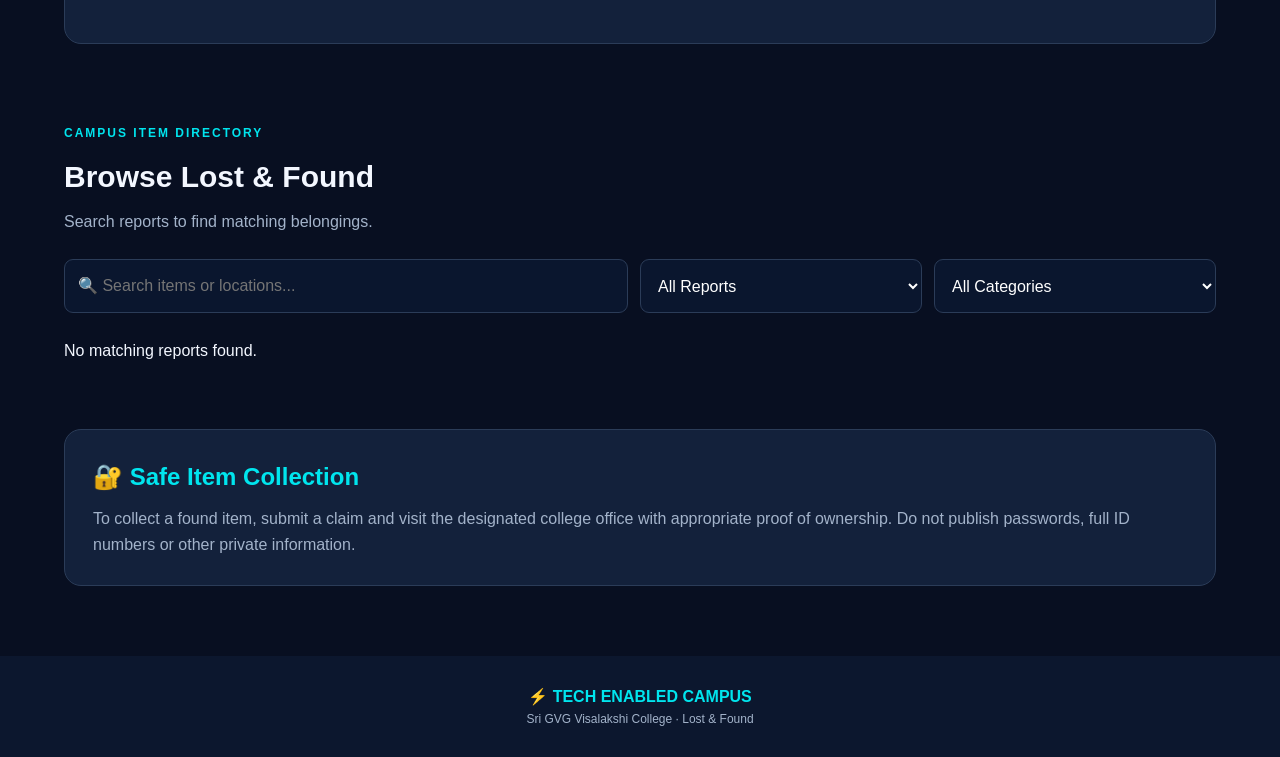
<file: lost-found.html>
<!DOCTYPE html>
<html lang="en">
<head>
    <meta charset="UTF-8">
    <meta name="viewport"
          content="width=device-width, initial-scale=1.0">
    <title>Lost & Found | Tech Enabled Campus</title>
    <link rel="stylesheet" href="lost-found.css">
    <link rel="stylesheet" href="navbar.css">
     <link rel="stylesheet" href="mobile.css">
    <script src="navbar.js" defer></script>
    <script src="lost-found.js" defer></script>
</head>
<body>

<header id="commonNavbar"></header>

<section class="hero">
    <span class="tag">● SMART CAMPUS SERVICES</span>
    <h1>LOST <span>& FOUND🔍</span></h1>
    <p>
        Lost something on campus? Found someone's belongings?
        Help reconnect students with their missing items.
    </p>

    <div class="hero-actions">
        <a href="#report" class="primary-btn">+ Report an Item</a>
        <a href="#browse" class="outline-btn">Browse Reports ↓</a>
    </div>
</section>

<main>
    <section class="stats">
        <div class="stat">
            <span>LOST REPORTS</span>
            <strong id="lostCount">0</strong>
        </div>
        <div class="stat">
            <span>FOUND REPORTS</span>
            <strong id="foundCount">0</strong>
        </div>
        <div class="stat">
            <span>RETURNED ITEMS</span>
            <strong id="returnedCount">0</strong>
        </div>
    </section>

    <section id="report" class="report-section">
        <div class="section-heading">
            <span>SUBMIT A REPORT</span>
            <h2>Report an Item</h2>
            <p>
                Provide details to help identify the item.
                Avoid including sensitive personal information.
            </p>
        </div>

        <form id="reportForm" class="form-card">
            <div class="form-grid">
                <div>
                    <label for="reportType">Report Type</label>
                    <select id="reportType" required>
                        <option value="Lost">I lost an item</option>
                        <option value="Found">I found an item</option>
                    </select>
                </div>

                <div>
                    <label for="itemCategory">Category</label>
                    <select id="itemCategory" required>
                        <option value="">Select category</option>
                        <option>Electronics</option>
                        <option>Books</option>
                        <option>ID Cards</option>
                        <option>Bags</option>
                        <option>Keys</option>
                        <option>Accessories</option>
                        <option>Water Bottles</option>
                        <option>Other</option>
                    </select>
                </div>

                <div>
                    <label for="itemName">Item Name</label>
                    <input id="itemName" type="text"
                           maxlength="80"
                           placeholder="e.g. Black water bottle"
                           required>
                </div>

                <div>
                    <label for="itemLocation">Location</label>
                    <input id="itemLocation" type="text"
                           maxlength="100"
                           placeholder="e.g. Library entrance"
                           required>
                </div>

                <div>
                    <label for="itemDate">Date</label>
                    <input id="itemDate" type="date" required>
                </div>

                <div>
                    <label for="reporterName">Your Name</label>
                    <input id="reporterName" type="text"
                           maxlength="80" required>
                </div>

                <div>
                    <label for="reporterClass">Department / Class</label>
                    <input id="reporterClass" type="text"
                           maxlength="80"
                           placeholder="e.g. III B.Sc. CS"
                           required>
                </div>

                <div>
                    <label for="contact">Contact Email</label>
                    <input id="contact" type="email"
                           placeholder="student@example.com"
                           required>
                </div>
            </div>

            <label for="description">Item Description</label>
            <textarea id="description" rows="4"
                      maxlength="500"
                      placeholder="Describe the colour, size and other general details."
                      required></textarea>

            <button type="submit" class="primary-btn">
                Submit Report →
            </button>

            <p id="formMessage" class="message"
               role="status"></p>
        </form>
    </section>

    <section id="browse" class="browse-section">
        <div class="section-heading">
            <span>CAMPUS ITEM DIRECTORY</span>
            <h2>Browse Lost & Found</h2>
            <p>Search reports to find matching belongings.</p>
        </div>

        <div class="search-controls">
            <input id="searchItems" type="search"
                   placeholder="🔍 Search items or locations...">

            <select id="filterType">
                <option value="All">All Reports</option>
                <option value="Lost">Lost</option>
                <option value="Found">Found</option>
                <option value="Returned">Returned</option>
            </select>

            <select id="filterCategory">
                <option value="All">All Categories</option>
                <option>Electronics</option>
                <option>Books</option>
                <option>ID Cards</option>
                <option>Bags</option>
                <option>Keys</option>
                <option>Accessories</option>
                <option>Water Bottles</option>
                <option>Other</option>
            </select>
        </div>

        <div id="itemsGrid" class="items-grid"></div>
    </section>

    <section class="safety-note">
        <h2>🔐 Safe Item Collection</h2>
        <p>
            To collect a found item, submit a claim and visit
            the designated college office with appropriate
            proof of ownership. Do not publish passwords,
            full ID numbers or other private information.
        </p>
    </section>
</main>

<div id="claimModal" class="modal hidden">
    <div class="modal-card">
        <button id="closeClaim" class="close-btn"
                type="button" aria-label="Close">×</button>

        <h2>Claim Found Item</h2>
        <p id="claimItemTitle"></p>

        <form id="claimForm">
            <label for="claimName">Your Name</label>
            <input id="claimName" required>

            <label for="claimClass">Department / Class</label>
            <input id="claimClass" required>

            <label for="claimContact">Contact Email</label>
            <input id="claimContact" type="email" required>

            <label for="claimProof">Proof of Ownership</label>
            <textarea id="claimProof" rows="3"
                      placeholder="Describe a distinguishing feature. Do not enter passwords."
                      required></textarea>

            <button type="submit" class="primary-btn">
                Submit Claim
            </button>
        </form>
    </div>
</div>

<footer>
    ⚡ TECH ENABLED CAMPUS
    <p>Sri GVG Visalakshi College · Lost & Found</p>
</footer>

</body>
</html>
</file>
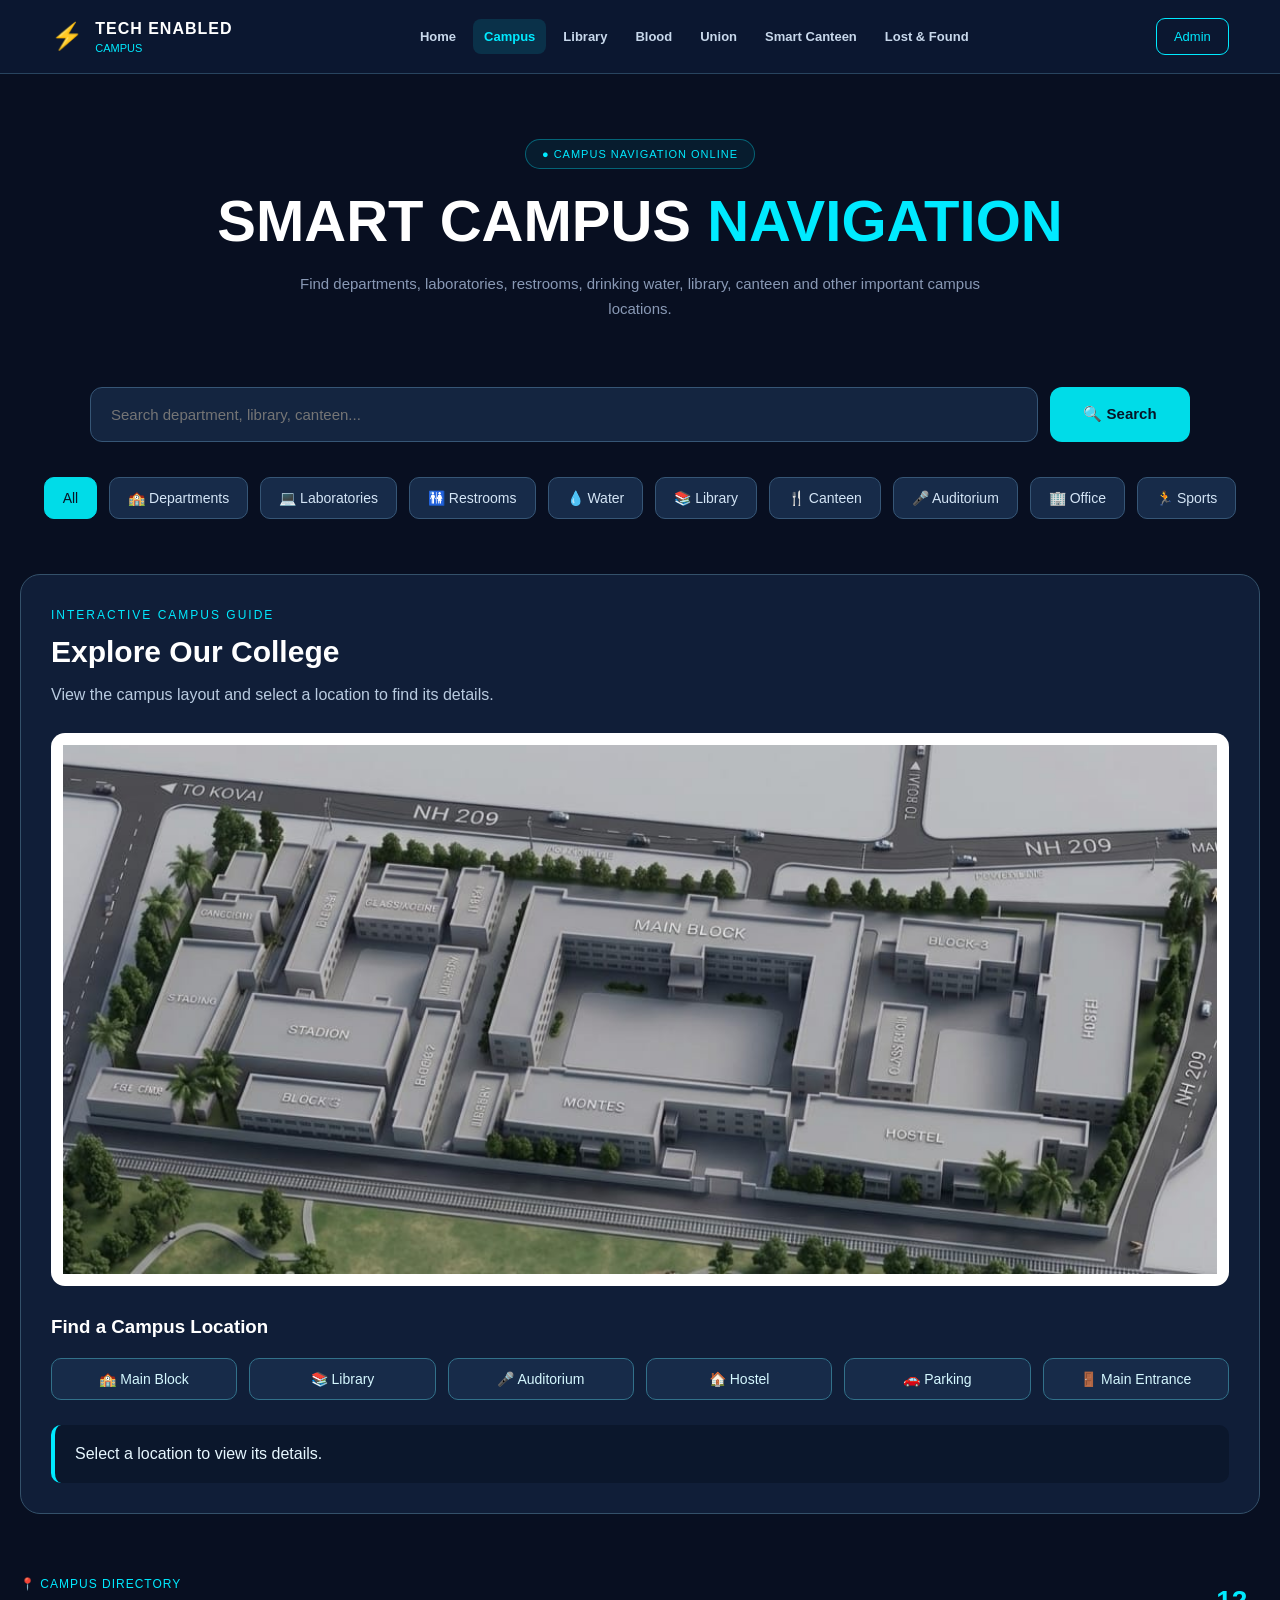
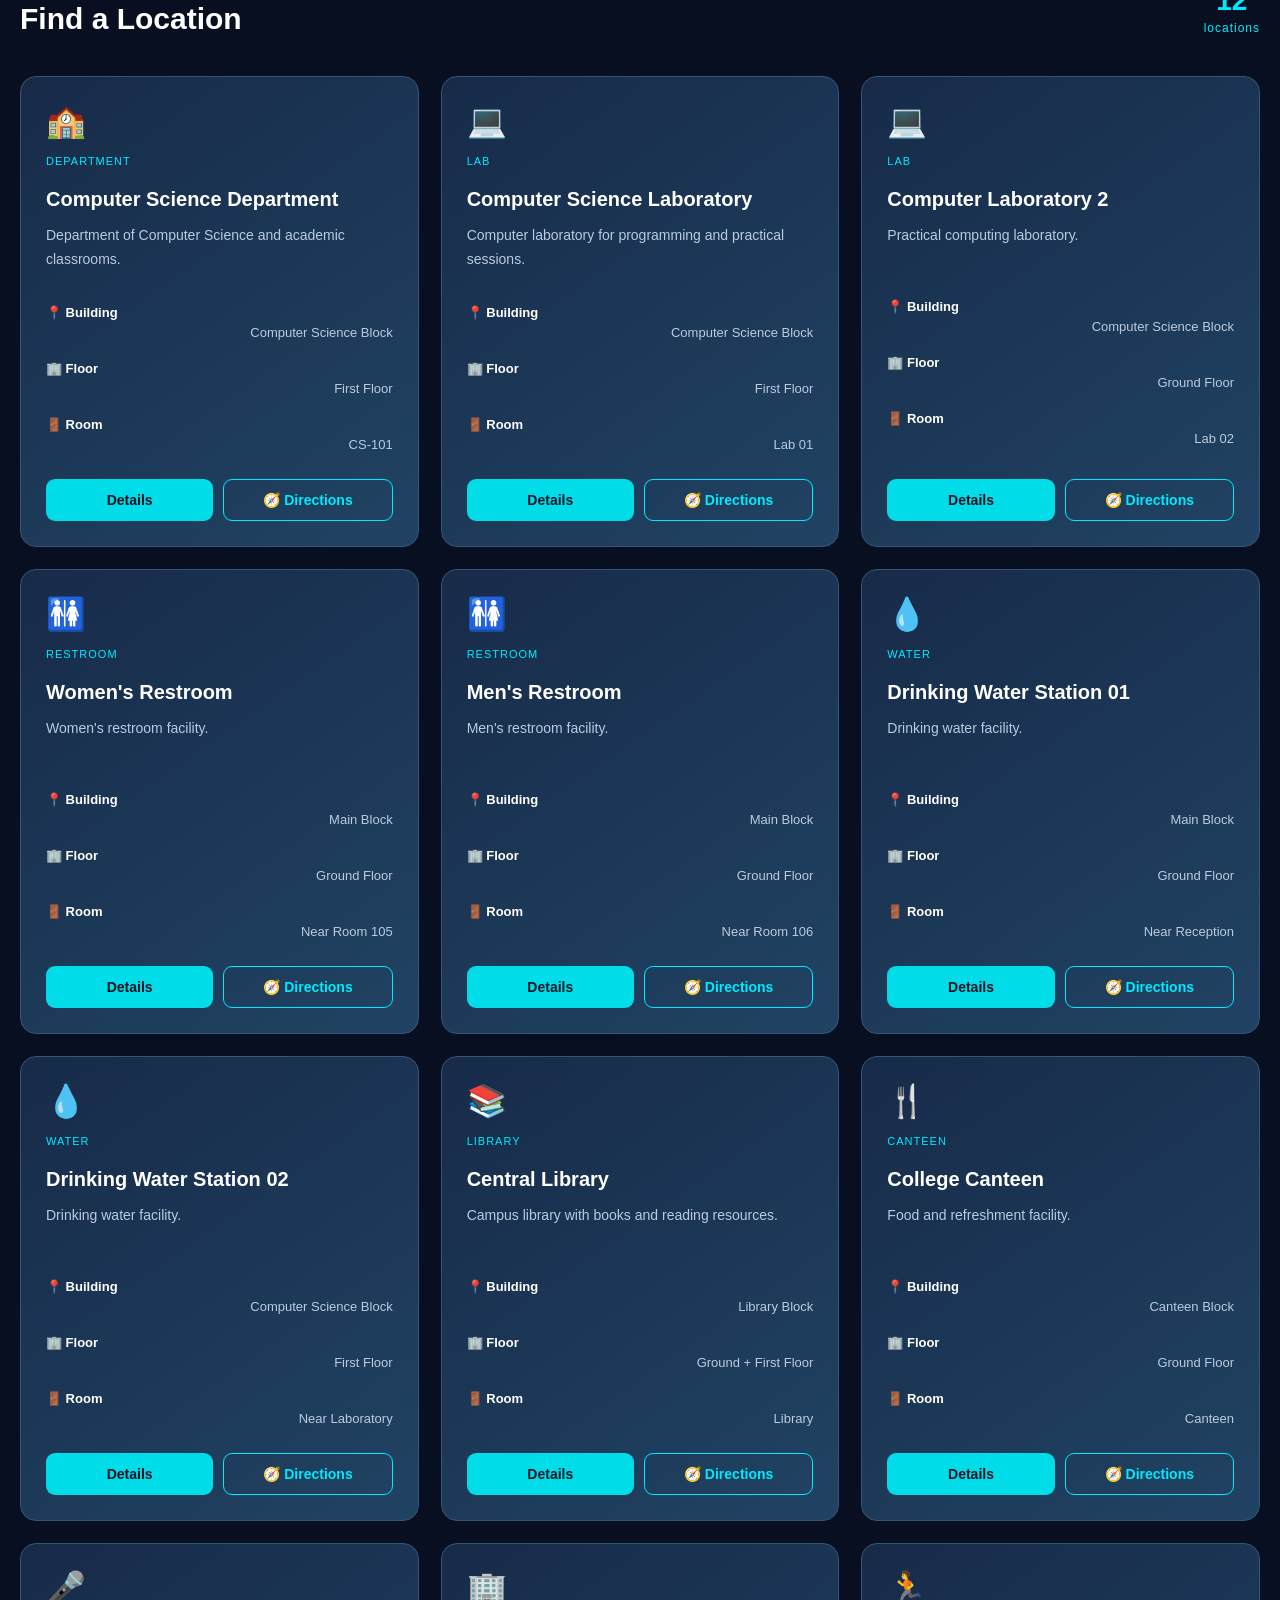
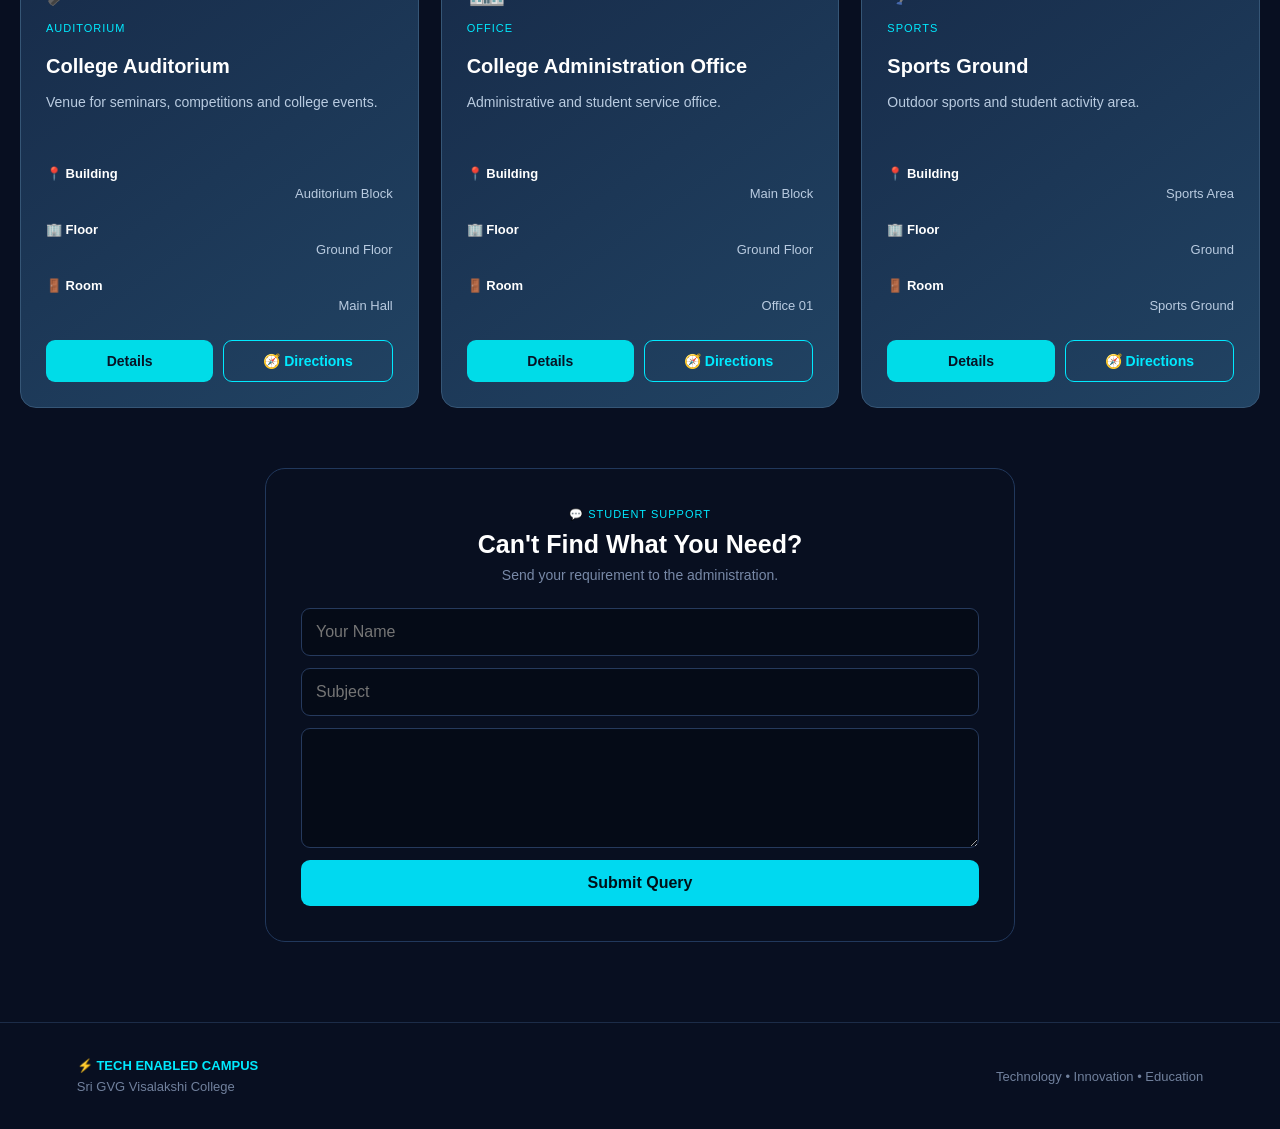
<file: navigation.html>
<!DOCTYPE html>
<html lang="en">

<head>
    <meta charset="UTF-8">

    <meta
        name="viewport"
        content="width=device-width, initial-scale=1.0"
    >

    <title>
        Smart Campus Navigation | Tech Enabled Campus
    </title>

    <link rel="stylesheet" href="navigation.css">
    <link rel="stylesheet" href="navbar.css">
     <link rel="stylesheet" href="mobile.css">

    <style>
        /* PAGE LAYOUT FIXES */

        *,
        *::before,
        *::after {
            box-sizing: border-box;
        }

        html {
            scroll-behavior: smooth;
        }

        body {
            margin: 0;
            background: #080f21;
            color: #ffffff;
            font-family: Arial, Helvetica, sans-serif;
        }

        .navigation-main {
            width: 100%;
            overflow: hidden;
        }

        /* SEARCH BAR */

        .navigation-main .search-area {
            display: flex !important;
            flex-direction: row !important;
            align-items: stretch;
            justify-content: center;
            gap: 12px;
            width: calc(100% - 40px);
            max-width: 1100px;
            margin: 35px auto;
            padding: 0;
        }

        .navigation-main .search-area input {
            display: block;
            flex: 1;
            width: 100%;
            min-width: 0;
            height: 55px;
            padding: 0 20px;
            background: #142540;
            color: white;
            border: 1px solid #365676;
            border-radius: 12px;
            font-size: 15px;
            outline: none;
        }

        .navigation-main .search-area input:focus {
            border-color: #00eaff;
        }

        .navigation-main .search-area button {
            display: block !important;
            position: static !important;
            flex: 0 0 auto;
            width: auto;
            min-width: 140px;
            height: 55px;
            padding: 0 22px;
            background: #00dce8;
            color: #071426;
            border: none;
            border-radius: 12px;
            font-size: 15px;
            font-weight: bold;
            cursor: pointer;
        }

        .navigation-main .search-area button:hover {
            background: #70f5f7;
        }

        /* CATEGORY FILTERS */

        .navigation-main .filters {
            display: flex;
            flex-wrap: wrap;
            justify-content: center;
            gap: 12px;
            width: calc(100% - 40px);
            max-width: 1200px;
            margin: 20px auto 50px;
        }

        .navigation-main .filter-btn {
            padding: 12px 18px;
            border: 1px solid #365676;
            border-radius: 10px;
            background: #172b49;
            color: #d4e5f6;
            cursor: pointer;
            font-size: 14px;
        }

        .navigation-main .filter-btn:hover,
        .navigation-main .filter-btn.active {
            background: #00dce8;
            color: #071426;
            border-color: #00dce8;
        }

        /* CAMPUS MAP */

        .navigation-main .campus-map-section {
            display: block !important;
            width: calc(100% - 40px);
            max-width: 1250px;
            margin: 55px auto;
            padding: 30px;
            background: #101e38;
            border: 1px solid #34516a;
            border-radius: 20px;
        }

        .navigation-main .map-heading {
            display: block;
            width: 100%;
            margin-bottom: 25px;
        }

        .navigation-main .map-heading span {
            color: #00eaff;
            font-size: 12px;
            letter-spacing: 2px;
        }

        .navigation-main .map-heading h2 {
            color: white;
            font-size: 30px;
            margin: 12px 0;
        }

        .navigation-main .map-heading p {
            color: #b9cbe0;
            line-height: 1.7;
        }

        .navigation-main .campus-map-container {
            display: block;
            width: 100%;
            padding: 12px;
            background: #ffffff;
            border-radius: 14px;
            overflow: hidden;
        }

        .navigation-main .campus-layout {
            display: block;
            width: 100%;
            height: auto;
            max-height: 750px;
            object-fit: contain;
            margin: 0 auto;
        }

        .navigation-main .map-locations {
            margin-top: 30px;
        }

        .navigation-main .map-locations h3 {
            color: white;
            margin-bottom: 20px;
        }

        .navigation-main .map-locations .location-buttons {
            display: flex;
            flex-wrap: wrap;
            gap: 12px;
        }

        .navigation-main .map-locations button {
            padding: 12px 18px;
            background: #172b49;
            color: #d5f8ff;
            border: 1px solid #32718a;
            border-radius: 10px;
            cursor: pointer;
        }

        .navigation-main .map-locations button:hover {
            background: #00eaff;
            color: #071426;
        }

        .navigation-main .selected-location {
            margin-top: 25px;
            padding: 20px;
            background: #0b172c;
            border-left: 4px solid #00eaff;
            border-radius: 10px;
            color: #e7f7ff;
        }

        /* DIRECTORY ALIGNMENT */

        .navigation-main .directory-section {
            display: block !important;
            width: calc(100% - 40px);
            max-width: 1250px;
            margin: 60px auto;
            padding: 0;
        }

        .navigation-main .directory-section
        .section-heading {
            display: flex !important;
            flex-direction: row !important;
            align-items: center;
            justify-content: space-between;
            flex-wrap: wrap;
            gap: 20px;
            width: 100%;
            margin-bottom: 30px;
        }

        .navigation-main .directory-section
        .section-heading span {
            color: #00eaff;
            font-size: 12px;
            letter-spacing: 1px;
        }

        .navigation-main .directory-section
        .section-heading h2 {
            color: white;
            font-size: 30px;
            margin: 10px 0;
        }

        .navigation-main .location-count {
            display: flex;
            flex-direction: column;
            align-items: center;
            gap: 4px;
        }

        .navigation-main .location-count strong {
            color: #00eaff;
            font-size: 28px;
        }

        .navigation-main .location-count span {
            color: #b9cbe0;
            font-size: 13px;
        }

        /* LOCATION CARDS */

        .navigation-main #locationContainer {
            display: grid !important;
            grid-template-columns:
                repeat(3, minmax(0, 1fr));
            gap: 22px;
            width: 100%;
            margin: 0;
            padding: 0;
        }

        .navigation-main #locationContainer
        .location-card {
            display: flex;
            flex-direction: column;
            width: 100%;
            min-width: 0;
            padding: 25px;
            margin: 0;
            background: linear-gradient(
                145deg,
                #172b49,
                #214363
            );
            border: 1px solid #365676;
            border-radius: 16px;
            transition: 0.25s;
        }

        .navigation-main #locationContainer
        .location-card:hover {
            transform: translateY(-4px);
            border-color: #00eaff;
        }

        .navigation-main .location-icon {
            font-size: 32px;
            margin-bottom: 15px;
        }

        .navigation-main .location-category {
            color: #00eaff;
            font-size: 11px;
            letter-spacing: 1px;
        }

        .navigation-main .location-card h3 {
            color: white;
            font-size: 20px;
            margin: 13px 0;
        }

        .navigation-main .location-card p {
            color: #b9cbe0;
            font-size: 14px;
            line-height: 1.7;
        }

        .navigation-main .location-info {
            margin: 15px 0;
            flex-grow: 1;
        }

        .navigation-main .location-info div {
            display: flex;
            flex-direction: column;
            gap: 5px;
            margin-bottom: 12px;
        }

        .navigation-main .location-info strong {
            color: #ffffff;
            font-size: 13px;
        }

        .navigation-main .location-info span {
            color: #b9cbe0;
            font-size: 13px;
        }

        .navigation-main .location-card
        .location-buttons {
            display: flex;
            flex-wrap: wrap;
            gap: 10px;
            margin-top: auto;
        }

        .navigation-main .location-card
        .location-buttons button {
            flex: 1;
            min-width: 95px;
            padding: 12px;
            background: #00dce8;
            color: #071426;
            border: none;
            border-radius: 9px;
            font-weight: bold;
            cursor: pointer;
        }

        .navigation-main .location-card
        .location-buttons button:last-child {
            background: transparent;
            color: #00eaff;
            border: 1px solid #00eaff;
        }

        .navigation-main .no-results {
            grid-column: 1 / -1;
            text-align: center;
            padding: 40px;
            background: #172b49;
            border-radius: 15px;
        }

        /* RESPONSIVE */

        @media (max-width: 900px) {
            .navigation-main #locationContainer {
                grid-template-columns:
                    repeat(2, minmax(0, 1fr));
            }
        }

        @media (max-width: 600px) {
            .navigation-main .search-area {
                flex-direction: column !important;
            }

            .navigation-main .search-area button {
                width: 100%;
            }

            .navigation-main .campus-map-section {
                padding: 17px;
            }

            .navigation-main #locationContainer {
                grid-template-columns: 1fr;
            }

            .navigation-main .directory-section
            .section-heading h2 {
                font-size: 24px;
            }
        }
    </style>
</head>

<body>

    <!-- COMMON NAVIGATION -->

    <header id="commonNavbar"></header>


    <main class="navigation-main">

        <!-- PAGE INTRO -->

        <section class="intro">

            <div class="online-status">
                ● CAMPUS NAVIGATION ONLINE
            </div>

            <h1>
                SMART CAMPUS
                <span>NAVIGATION</span>
            </h1>

            <p>
                Find departments, laboratories,
                restrooms, drinking water,
                library, canteen and other
                important campus locations.
            </p>

        </section>


        <!-- SEARCH -->

        <section class="search-area">

            <input
                type="search"
                id="searchInput"
                placeholder="Search department, library, canteen..."
                aria-label="Search campus locations"
            >

            <button
                type="button"
                id="searchButton"
                onclick="searchLocations()">
                🔍 Search
            </button>

        </section>


        <!-- FILTERS -->

        <section class="filters">

            <button
                type="button"
                class="filter-btn active"
                onclick="filterLocations('all', this)">
                All
            </button>

            <button
                type="button"
                class="filter-btn"
                onclick="filterLocations('department', this)">
                🏫 Departments
            </button>

            <button
                type="button"
                class="filter-btn"
                onclick="filterLocations('lab', this)">
                💻 Laboratories
            </button>

            <button
                type="button"
                class="filter-btn"
                onclick="filterLocations('restroom', this)">
                🚻 Restrooms
            </button>

            <button
                type="button"
                class="filter-btn"
                onclick="filterLocations('water', this)">
                💧 Water
            </button>

            <button
                type="button"
                class="filter-btn"
                onclick="filterLocations('library', this)">
                📚 Library
            </button>

            <button
                type="button"
                class="filter-btn"
                onclick="filterLocations('canteen', this)">
                🍴 Canteen
            </button>

            <button
                type="button"
                class="filter-btn"
                onclick="filterLocations('auditorium', this)">
                🎤 Auditorium
            </button>

            <button
                type="button"
                class="filter-btn"
                onclick="filterLocations('office', this)">
                🏢 Office
            </button>

            <button
                type="button"
                class="filter-btn"
                onclick="filterLocations('sports', this)">
                🏃 Sports
            </button>

        </section>


        <!-- COLLEGE CAMPUS MAP -->

        <section
            class="campus-map-section"
            id="campusMap">

            <div class="map-heading">

                <span>
                    INTERACTIVE CAMPUS GUIDE
                </span>

                <h2>Explore Our College</h2>

                <p>
                    View the campus layout and select
                    a location to find its details.
                </p>

            </div>


            <div class="campus-map-container">

                <img
                    src="./campus-map.jpg"
                    alt="Sri GVG Visalakshi College campus map"
                    class="campus-layout"
                    onerror="
                        this.style.display='none';
                        document.getElementById('mapError')
                        .style.display='block';
                    "
                >

                <p
                    id="mapError"
                    style="display:none;color:#d63030;">
                    Campus map image not found.
                    Check that campus-map.jpg
                    is in the project folder.
                </p>

            </div>


            <!-- MAP LOCATION BUTTONS -->

            <div class="map-locations">

                <h3>Find a Campus Location</h3>

                <div class="location-buttons">

                    <button
                        type="button"
                        onclick="showMapLocation('Main Block')">
                        🏫 Main Block
                    </button>

                    <button
                        type="button"
                        onclick="showMapLocation('Library')">
                        📚 Library
                    </button>

                    <button
                        type="button"
                        onclick="showMapLocation('Auditorium')">
                        🎤 Auditorium
                    </button>

                    <button
                        type="button"
                        onclick="showMapLocation('Hostel')">
                        🏠 Hostel
                    </button>

                    <button
                        type="button"
                        onclick="showMapLocation('Parking')">
                        🚗 Parking
                    </button>

                    <button
                        type="button"
                        onclick="showMapLocation('Main Entrance')">
                        🚪 Main Entrance
                    </button>

                </div>


                <div
                    id="selectedMapLocation"
                    class="selected-location"
                    aria-live="polite">

                    Select a location to view its details.

                </div>

            </div>

        </section>


        <!-- CAMPUS DIRECTORY -->

        <section
            class="directory-section"
            id="campusDirectory">

            <div class="section-heading">

                <div>

                    <span>
                        📍 CAMPUS DIRECTORY
                    </span>

                    <h2>Find a Location</h2>

                </div>


                <div class="location-count">

                    <strong id="locationCount">
                        12
                    </strong>

                    <span>locations</span>

                </div>

            </div>


            <!-- JAVASCRIPT DISPLAYS ALL CARDS HERE -->

            <div
                id="locationContainer"
                class="location-grid"
                aria-live="polite">
            </div>

        </section>


        <!-- STUDENT QUERY -->

        <section class="query-section">

            <div class="query-heading">

                <span>
                    💬 STUDENT SUPPORT
                </span>

                <h2>
                    Can't Find What You Need?
                </h2>

                <p>
                    Send your requirement
                    to the administration.
                </p>

            </div>


            <form id="navigationQueryForm">

                <input
                    type="text"
                    id="queryName"
                    placeholder="Your Name"
                    maxlength="80"
                    required
                >

                <input
                    type="text"
                    id="querySubject"
                    placeholder="Subject"
                    maxlength="120"
                    required
                >

                <textarea
                    id="queryMessage"
                    placeholder="Describe your requirement..."
                    maxlength="1000"
                    rows="5"
                    required>
                </textarea>

                <button type="submit">
                    Submit Query
                </button>

            </form>

        </section>

    </main>


    <!-- FOOTER -->

    <footer>

        <div>

            <strong>
                ⚡ TECH ENABLED CAMPUS
            </strong>

            <p>
                Sri GVG Visalakshi College
            </p>

        </div>

        <span>
            Technology • Innovation • Education
        </span>

    </footer>


    <!-- JAVASCRIPT -->

    <script src="navbar.js"></script>

    <script src="navigation.js"></script>

</body>
</html>
</file>
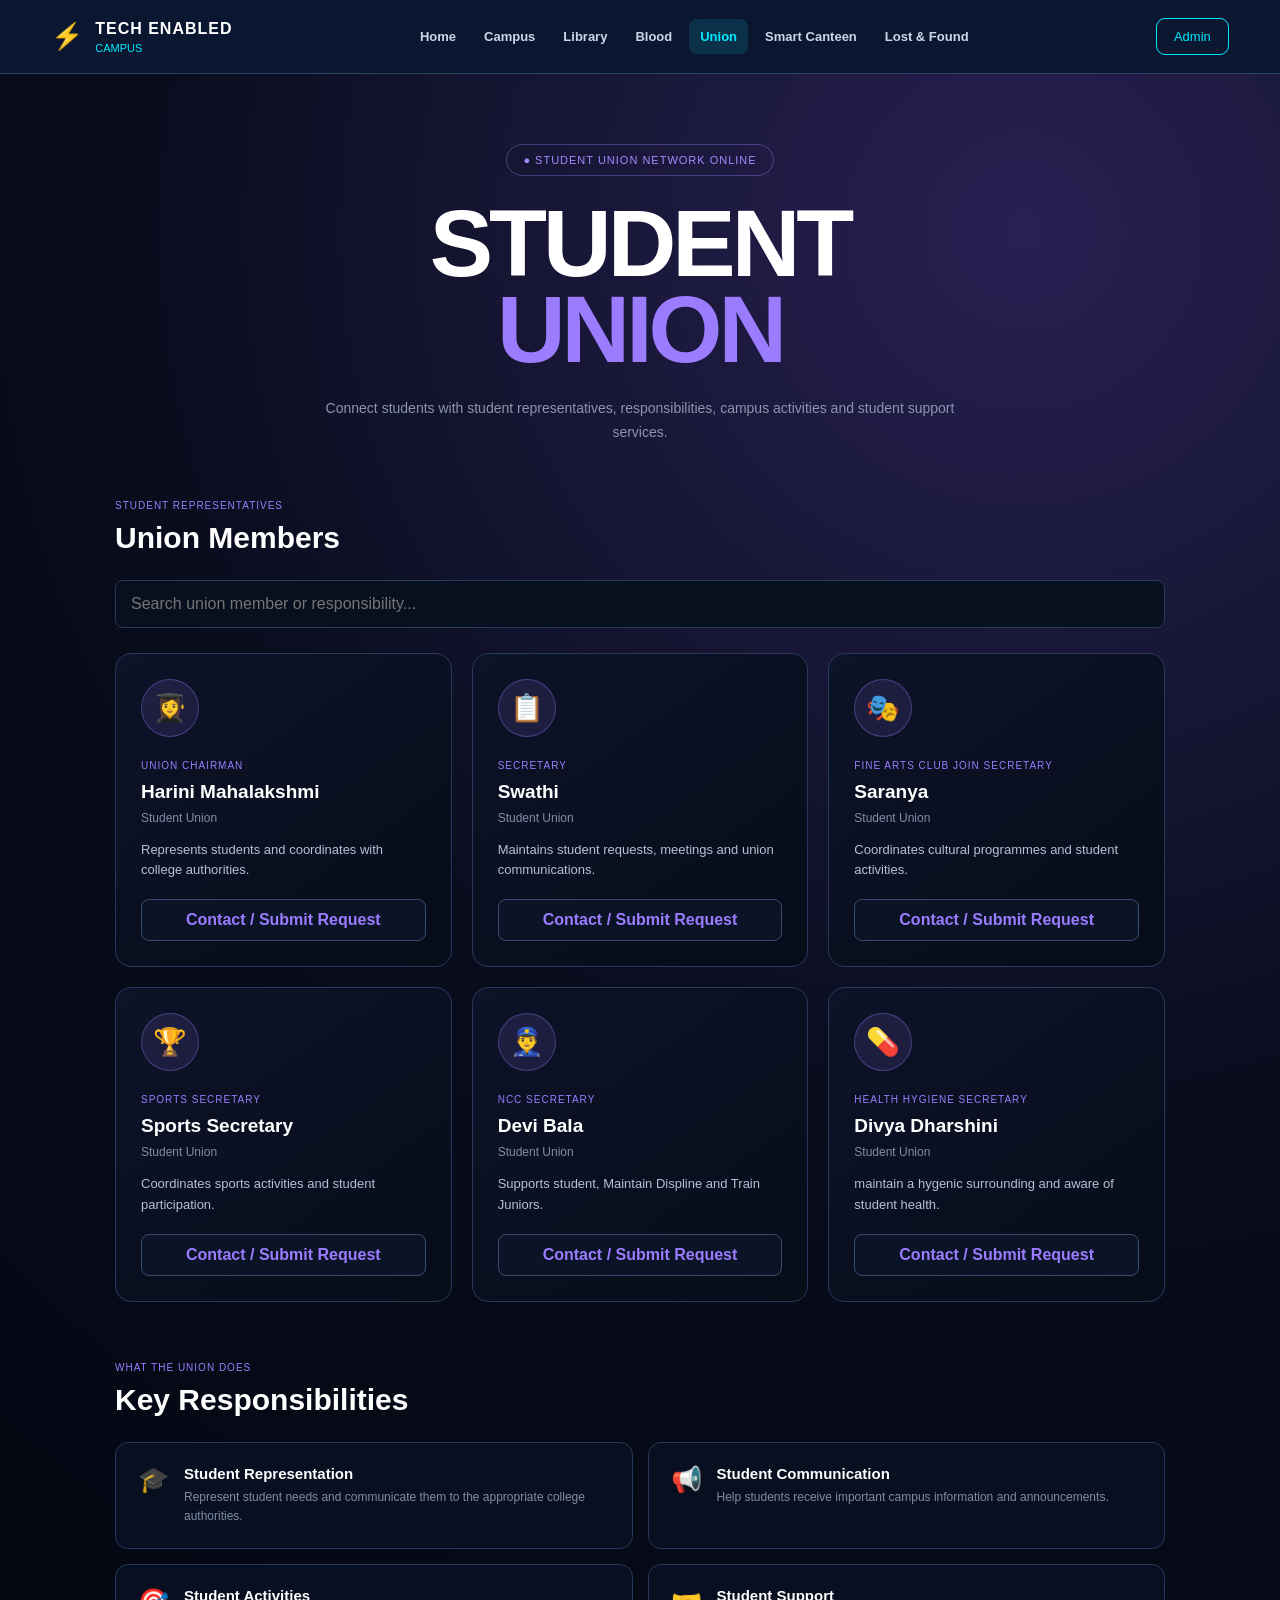
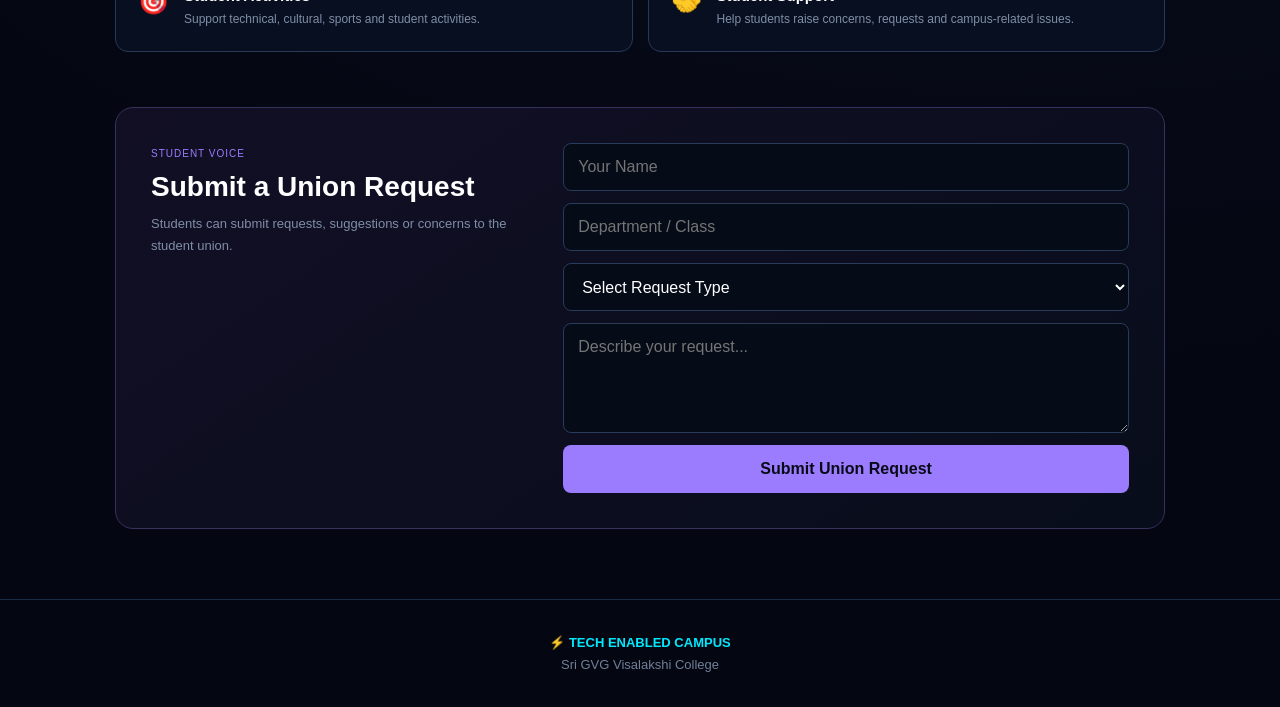
<file: union.html>
<!DOCTYPE html>
<html lang="en">

<head>

    <meta charset="UTF-8">

    <meta
        name="viewport"
        content="width=device-width, initial-scale=1.0"
    >

    <title>Student Union | Tech Enabled Campus</title>
    <link rel="stylesheet" href="navbar.css">
     <link rel="stylesheet" href="mobile.css">


    <style>

        * {
            margin: 0;
            padding: 0;
            box-sizing: border-box;
        }


        body {

            font-family:
                Arial,
                Helvetica,
                sans-serif;

            background:
                radial-gradient(
                    circle at 80% 10%,
                    #272052,
                    #080c1b 40%,
                    #040711 80%
                );

            color: white;

            min-height: 100vh;
        }


        /* ================= HEADER ================= */

        .header {

            min-height: 76px;

            padding: 14px 6%;

            display: flex;

            align-items: center;

            justify-content: space-between;

            background: #070b17;

            border-bottom:
                1px solid #27334d;

            position: sticky;

            top: 0;

            z-index: 100;
        }


        .logo {

            display: flex;

            align-items: center;

            gap: 10px;
        }


        .logo-icon {

            color: #00eaff;

            font-size: 26px;
        }


        .logo strong {

            display: block;

            font-size: 15px;

            letter-spacing: 1px;
        }


        .logo small {

            display: block;

            color: #00eaff;

            font-size: 10px;

            margin-top: 3px;
        }


        nav {

            display: flex;

            gap: 25px;
        }


        nav a {

            color: #8796b0;

            text-decoration: none;

            font-size: 14px;
        }


        nav a:hover,
        nav a.active {

            color: #00eaff;
        }


        .admin {

            text-decoration: none;

            color: white;

            border:
                1px solid #7258ff;

            padding:
                9px 17px;

            border-radius: 8px;

            font-size: 13px;
        }


        /* ================= HERO ================= */

        .hero {

            width: 90%;

            max-width: 1050px;

            margin: auto;

            text-align: center;

            padding:
                70px 0 50px;
        }


        .status {

            display: inline-block;

            color: #a58cff;

            border:
                1px solid
                rgba(165, 140, 255, .35);

            padding:
                9px 16px;

            border-radius: 30px;

            font-size: 11px;

            letter-spacing: 1px;

            margin-bottom: 25px;
        }


        .hero h1 {

            font-size:
                clamp(55px, 9vw, 95px);

            line-height: .9;

            letter-spacing: -4px;
        }


        .hero h1 span {

            display: block;

            color: #9b7cff;
        }


        .hero p {

            max-width: 680px;

            margin:
                25px auto 0;

            color: #8996ad;

            line-height: 1.7;

            font-size: 14px;
        }


        /* ================= COMMON ================= */

        .section {

            width: 90%;

            max-width: 1050px;

            margin:
                0 auto 55px;
        }


        .section-title span {

            color: #9b7cff;

            font-size: 10px;

            letter-spacing: 1px;
        }


        .section-title h2 {

            margin-top: 8px;

            font-size: 30px;
        }


        /* ================= MEMBERS ================= */

        .members-grid {

            display: grid;

            grid-template-columns:
                repeat(3, 1fr);

            gap: 20px;

            margin-top: 25px;
        }


        .member-card {

            background:
                linear-gradient(
                    145deg,
                    #0d1328,
                    #070c19
                );

            border:
                1px solid #29385b;

            border-radius: 16px;

            padding: 25px;

            transition: .25s;
        }


        .member-card:hover {

            transform:
                translateY(-5px);

            border-color:
                #9b7cff;
        }


        .member-icon {

            width: 58px;

            height: 58px;

            display: flex;

            align-items: center;

            justify-content: center;

            border-radius: 50%;

            background:
                rgba(155, 124, 255, .12);

            border:
                1px solid
                rgba(155, 124, 255, .35);

            font-size: 27px;

            margin-bottom: 18px;
        }


        .member-role {

            color: #9b7cff;

            font-size: 10px;

            text-transform: uppercase;

            letter-spacing: 1px;
        }


        .member-card h3 {

            margin:
                8px 0;

            font-size: 19px;
        }


        .member-class {

            color: #7f8ea9;

            font-size: 12px;

            margin-bottom: 15px;
        }


        .responsibility {

            color: #b5c0d3;

            font-size: 13px;

            line-height: 1.6;
        }


        .member-button {

            width: 100%;

            margin-top: 18px;

            padding: 11px;

            border:
                1px solid #394b70;

            background: #0b1427;

            color: #9b7cff;

            border-radius: 8px;

            cursor: pointer;

            font-weight: bold;
        }


        .member-button:hover {

            background: #9b7cff;

            color: #080b17;

            border-color: #9b7cff;
        }


        /* ================= RESPONSIBILITIES ================= */

        .responsibilities {

            display: grid;

            grid-template-columns:
                repeat(2, 1fr);

            gap: 15px;

            margin-top: 25px;
        }


        .responsibility-card {

            padding: 22px;

            background: #080f20;

            border:
                1px solid #263958;

            border-radius: 13px;

            display: flex;

            gap: 15px;

            align-items: flex-start;
        }


        .responsibility-card span {

            font-size: 25px;
        }


        .responsibility-card h3 {

            font-size: 15px;

            margin-bottom: 6px;
        }


        .responsibility-card p {

            color: #7f8ea7;

            font-size: 12px;

            line-height: 1.6;
        }


        /* ================= REQUEST ================= */

        .request-section {

            display: grid;

            grid-template-columns:
                .8fr 1.2fr;

            gap: 35px;

            padding: 35px;

            background:
                linear-gradient(
                    145deg,
                    #120f25,
                    #080d1b
                );

            border:
                1px solid #38305e;

            border-radius: 18px;
        }


        .request-info span {

            color: #9b7cff;

            font-size: 10px;

            letter-spacing: 1px;
        }


        .request-info h2 {

            margin:
                10px 0;

            font-size: 28px;
        }


        .request-info p {

            color: #7f8ea7;

            line-height: 1.7;

            font-size: 13px;
        }


        #unionRequestForm {

            display: grid;

            gap: 12px;
        }


        #unionRequestForm input,
        #unionRequestForm select,
        #unionRequestForm textarea {

            width: 100%;

            background: #050b17;

            color: white;

            border:
                1px solid #293b5b;

            border-radius: 8px;

            outline: none;

            font-family: inherit;
        }


        #unionRequestForm input,
        #unionRequestForm select {

            height: 48px;

            padding:
                0 14px;
        }


        #unionRequestForm textarea {

            min-height: 110px;

            padding: 14px;

            resize: vertical;
        }


        #unionRequestForm button {

            height: 48px;

            border: none;

            border-radius: 8px;

            background: #9b7cff;

            color: #080b17;

            font-weight: bold;

            cursor: pointer;
        }


        /* ================= SEARCH ================= */

        .member-search {

            margin-top: 25px;

            width: 100%;

            height: 48px;

            padding:
                0 15px;

            background: #080f1f;

            color: white;

            border:
                1px solid #293b5b;

            border-radius: 8px;

            outline: none;
        }


        .member-search:focus {

            border-color:
                #9b7cff;
        }


        /* ================= FOOTER ================= */

        footer {

            margin-top: 70px;

            padding: 35px;

            text-align: center;

            border-top:
                1px solid #1d2c46;

            color: #718098;

            font-size: 13px;
        }


        footer strong {

            color: #00eaff;
        }


        footer p {

            margin-top: 7px;
        }


        /* ================= MOBILE ================= */

        @media (max-width: 850px) {

            .header {

                flex-direction: column;

                gap: 15px;
            }


            nav {

                flex-wrap: wrap;

                justify-content: center;

                gap: 13px;
            }


            .admin {

                display: none;
            }


            .members-grid {

                grid-template-columns:
                    repeat(2, 1fr);
            }


            .request-section {

                grid-template-columns: 1fr;
            }

        }


        @media (max-width: 600px) {

            .hero {

                padding-top: 45px;
            }


            .hero h1 {

                font-size: 55px;
            }


            .members-grid,
            .responsibilities {

                grid-template-columns: 1fr;
            }


            .request-section {

                padding: 22px;
            }

        }

    </style>

</head>


<body>


<!-- ================= HEADER ================= -->

<header id="commonNavbar"></header>



<!-- ================= HERO ================= -->

<main>

<section class="hero">

    <div class="status">
        ● STUDENT UNION NETWORK ONLINE
    </div>


    <h1>

        STUDENT

        <span>
            UNION
        </span>

    </h1>


    <p>

        Connect students with student representatives,
        responsibilities, campus activities and
        student support services.

    </p>

</section>



<!-- ================= MEMBERS ================= -->

<section class="section">

    <div class="section-title">

        <span>
            STUDENT REPRESENTATIVES
        </span>

        <h2>
            Union Members
        </h2>

    </div>


    <input
        type="text"
        id="memberSearch"
        class="member-search"
        placeholder="Search union member or responsibility..."
        oninput="searchMembers()"
    >


    <div
        id="membersGrid"
        class="members-grid">

    </div>

</section>



<!-- ================= RESPONSIBILITIES ================= -->

<section class="section">

    <div class="section-title">

        <span>
            WHAT THE UNION DOES
        </span>

        <h2>
            Key Responsibilities
        </h2>

    </div>


    <div class="responsibilities">


        <div class="responsibility-card">

            <span>
                🎓
            </span>

            <div>

                <h3>
                    Student Representation
                </h3>

                <p>
                    Represent student needs and
                    communicate them to the
                    appropriate college authorities.
                </p>

            </div>

        </div>


        <div class="responsibility-card">

            <span>
                📢
            </span>

            <div>

                <h3>
                    Student Communication
                </h3>

                <p>
                    Help students receive important
                    campus information and announcements.
                </p>

            </div>

        </div>


        <div class="responsibility-card">

            <span>
                🎯
            </span>

            <div>

                <h3>
                    Student Activities
                </h3>

                <p>
                    Support technical, cultural,
                    sports and student activities.
                </p>

            </div>

        </div>


        <div class="responsibility-card">

            <span>
                🤝
            </span>

            <div>

                <h3>
                    Student Support
                </h3>

                <p>
                    Help students raise concerns,
                    requests and campus-related issues.
                </p>

            </div>

        </div>


    </div>

</section>



<!-- ================= REQUEST ================= -->

<section class="section">

<div class="request-section">

    <div class="request-info">

        <span>
            STUDENT VOICE
        </span>

        <h2>
            Submit a Union Request
        </h2>

        <p>
            Students can submit requests,
            suggestions or concerns to the
            student union.
        </p>

    </div>


    <form id="unionRequestForm">


        <input
            type="text"
            id="studentName"
            placeholder="Your Name"
            required
        >


        <input
            type="text"
            id="studentClass"
            placeholder="Department / Class"
            required
        >


        <select
            id="requestType"
            required>

            <option value="">
                Select Request Type
            </option>

            <option>
                Student Issue
            </option>

            <option>
                Event Suggestion
            </option>

            <option>
                Facility Request
            </option>

            <option>
                Academic Request
            </option>

            <option>
                General Suggestion
            </option>

        </select>


        <textarea
            id="requestMessage"
            placeholder="Describe your request..."
            required
        ></textarea>


        <button type="submit">

            Submit Union Request

        </button>


    </form>

</div>

</section>

</main>



<!-- ================= FOOTER ================= -->

<footer>

    <strong>
        ⚡ TECH ENABLED CAMPUS
    </strong>

    <p>
        Sri GVG Visalakshi College
    </p>

</footer>



<script src="navbar.js"></script>
<script src="union.js" defer></script>

</body>

</html>
</file>
<file: style.css>
/* =========================================
   RESET
========================================= */

* {
    margin: 0;
    padding: 0;
    box-sizing: border-box;
}


html {
    scroll-behavior: smooth;
}


body {
    font-family: Arial, Helvetica, sans-serif;

    background:
        radial-gradient(
            circle at 80% 10%,
            #16285b 0%,
            #080d1d 35%,
            #040711 70%
        );

    color: #ffffff;

    min-height: 100vh;
}


/* =========================================
   HEADER
========================================= */

.home-header {

    width: 100%;

    min-height: 76px;

    display: flex;

    align-items: center;

    justify-content: space-between;

    padding: 14px 6%;

    background: #070c19;

    border-bottom: 1px solid #1d3354;

    position: sticky;

    top: 0;

    z-index: 1000;
}


.home-logo {

    display: flex;

    align-items: center;

    gap: 10px;

    min-width: 210px;
}


.home-logo > span {

    font-size: 26px;

    color: #00eaff;
}


.home-logo strong {

    display: block;

    font-size: 17px;

    letter-spacing: 1px;
}


.home-logo small {

    display: block;

    color: #00eaff;

    font-size: 10px;

    margin-top: 3px;
}


.home-nav {

    display: flex;

    align-items: center;

    gap: 25px;
}


.home-nav a {

    color: #9baac4;

    text-decoration: none;

    font-size: 14px;

    padding: 8px 2px;
}


.home-nav a:hover,
.home-nav a.active {

    color: #00eaff;
}


.home-admin {

    color: #ffffff;

    text-decoration: none;

    border: 1px solid #7655ff;

    border-radius: 8px;

    padding: 9px 18px;

    font-size: 13px;
}


/* =========================================
   HERO
========================================= */

.home-hero {

    width: 90%;

    max-width: 1200px;

    min-height: 650px;

    margin: auto;

    display: grid;

    grid-template-columns: 1.05fr 0.95fr;

    align-items: center;

    gap: 60px;

    padding: 70px 0;
}


.hero-left {

    min-width: 0;
}


.home-status {

    display: inline-block;

    color: #00eaff;

    background: rgba(0, 234, 255, 0.05);

    border: 1px solid rgba(0, 234, 255, 0.3);

    border-radius: 30px;

    padding: 9px 16px;

    font-size: 11px;

    letter-spacing: 1px;

    margin-bottom: 25px;
}


/* IMPORTANT:
   The span is ONLY text.
   It does NOT become a big block.
*/

.hero-left h1 {

    font-size: clamp(55px, 7vw, 88px);

    line-height: 0.95;

    letter-spacing: -3px;

    margin-bottom: 28px;

    font-weight: 800;
}


.hero-left h1 span {

    display: block;

    width: fit-content;

    color: #00eaff;

    background: none;

    padding: 0;

    margin: 0;

    border: none;

    box-shadow: none;

    text-shadow:
        0 0 25px rgba(0, 234, 255, 0.25);
}


.hero-description {

    max-width: 600px;

    color: #8e9db8;

    font-size: 15px;

    line-height: 1.8;

    margin-bottom: 25px;
}


/* =========================================
   SEARCH
========================================= */

.home-search {

    max-width: 600px;

    display: flex;

    gap: 10px;

    margin-bottom: 20px;
}


.home-search input {

    flex: 1;

    height: 50px;

    padding: 0 16px;

    background: #0a1223;

    color: #ffffff;

    border: 1px solid #253a5c;

    border-radius: 9px;

    outline: none;
}


.home-search input:focus {

    border-color: #00eaff;
}


.home-search button {

    height: 50px;

    padding: 0 20px;

    border: none;

    border-radius: 9px;

    background: #00d9f0;

    color: #001018;

    font-weight: bold;

    cursor: pointer;
}


/* =========================================
   HERO BUTTONS
========================================= */

.hero-buttons {

    display: flex;

    gap: 12px;
}


.explore-button,
.library-button {

    padding: 13px 20px;

    border-radius: 9px;

    cursor: pointer;

    font-weight: bold;

    font-size: 13px;
}


.explore-button {

    border: none;

    background: #00d9f0;

    color: #001018;
}


.library-button {

    background: #0b1428;

    color: #dce8f7;

    border: 1px solid #2c4368;
}


.library-button:hover {

    border-color: #00eaff;

    color: #00eaff;
}


/* =========================================
   HERO VISUAL
========================================= */

.hero-visual {

    min-height: 450px;

    position: relative;

    display: flex;

    align-items: center;

    justify-content: center;
}


.visual-circle {

    width: 330px;

    height: 330px;

    border: 1px solid rgba(0, 234, 255, 0.25);

    border-radius: 50%;

    position: relative;

    background:
        radial-gradient(
            circle,
            rgba(0, 234, 255, 0.12),
            transparent 65%
        );
}


.visual-circle::before {

    content: "";

    position: absolute;

    inset: 35px;

    border: 1px dashed rgba(0, 234, 255, 0.3);

    border-radius: 50%;
}


.visual-circle::after {

    content: "";

    position: absolute;

    inset: 85px;

    border: 1px solid rgba(118, 85, 255, 0.3);

    border-radius: 50%;
}


.visual-core {

    position: absolute;

    top: 50%;

    left: 50%;

    transform: translate(-50%, -50%);

    width: 95px;

    height: 95px;

    border-radius: 50%;

    display: flex;

    align-items: center;

    justify-content: center;

    background: #0b1930;

    border: 2px solid #00eaff;

    font-size: 35px;

    box-shadow:
        0 0 35px rgba(0, 234, 255, 0.3);
}


.orbit {

    position: absolute;

    width: 48px;

    height: 48px;

    display: flex;

    align-items: center;

    justify-content: center;

    border-radius: 50%;

    background: #0c1930;

    border: 1px solid #31517a;

}


.orbit-one {
    top: 20px;
    left: 50%;
    transform: translateX(-50%);
}


.orbit-two {
    right: 20px;
    top: 50%;
    transform: translateY(-50%);
}


.orbit-three {
    bottom: 20px;
    left: 50%;
    transform: translateX(-50%);
}


.orbit-four {
    left: 20px;
    top: 50%;
    transform: translateY(-50%);
}


.system-card {

    position: absolute;

    bottom: 25px;

    right: 20px;

    background: #0b1428;

    border: 1px solid #253d62;

    border-radius: 10px;

    padding: 15px 20px;

    color: #00eaff;

    font-size: 12px;
}


.system-card span {

    color: #00ff9d;

    margin-right: 5px;
}


.system-card small {

    display: block;

    color: #7184a3;

    margin-top: 5px;
}


/* =========================================
   SERVICES
========================================= */

.services-section {

    width: 90%;

    max-width: 1200px;

    margin: auto;

    padding: 70px 0;
}


.section-heading {

    margin-bottom: 35px;
}


.section-heading > span {

    color: #00eaff;

    font-size: 11px;

    letter-spacing: 1px;
}


.section-heading h2 {

    font-size: 32px;

    margin: 8px 0;
}


.section-heading p {

    color: #7f90ad;

    font-size: 14px;
}


.services-grid {

    display: grid;

    grid-template-columns:
        repeat(3, 1fr);

    gap: 20px;
}


.service-card {

    padding: 25px;

    border: 1px solid #213657;

    border-radius: 16px;

    background:
        linear-gradient(
            145deg,
            #0c172d,
            #070d1b
        );

    cursor: pointer;

    transition: 0.25s;
}


.service-card:hover {

    transform: translateY(-5px);

    border-color: #00eaff;
}


.service-icon {

    font-size: 32px;

    margin-bottom: 15px;
}


.service-card > span {

    color: #536987;

    font-size: 11px;
}


.service-card h3 {

    margin: 8px 0 10px;

    font-size: 19px;
}


.service-card p {

    color: #8191ad;

    font-size: 13px;

    line-height: 1.7;

    min-height: 65px;
}


.service-card button {

    margin-top: 15px;

    border: none;

    background: transparent;

    color: #00eaff;

    cursor: pointer;

    padding: 0;

    font-weight: bold;
}


/* =========================================
   QUERY
========================================= */

.home-query {

    width: 90%;

    max-width: 900px;

    margin: 40px auto 80px;

    padding: 35px;

    background: #080f20;

    border: 1px solid #21385c;

    border-radius: 20px;

    display: grid;

    grid-template-columns: 0.8fr 1.2fr;

    gap: 35px;

    align-items: center;
}


.query-content > span {

    color: #00eaff;

    font-size: 11px;

    letter-spacing: 1px;
}


.query-content h2 {

    margin: 10px 0;

    font-size: 28px;
}


.query-content p {

    color: #7789a8;

    font-size: 14px;
}


#queryForm {

    display: grid;

    gap: 11px;
}


#queryForm input,
#queryForm textarea {

    width: 100%;

    padding: 13px;

    border-radius: 8px;

    border: 1px solid #263a5d;

    background: #050b17;

    color: #ffffff;

    outline: none;

    font-family: inherit;
}


#queryForm textarea {

    min-height: 100px;

    resize: vertical;
}


#queryForm button {

    padding: 13px;

    border: none;

    border-radius: 8px;

    background: #00d9f0;

    color: #001018;

    font-weight: bold;

    cursor: pointer;
}


/* =========================================
   FOOTER
========================================= */

.home-footer {

    padding: 35px 6%;

    border-top: 1px solid #1b2d4a;

    display: flex;

    justify-content: space-between;

    color: #6f809d;

    font-size: 13px;
}


.home-footer strong {

    color: #00eaff;
}


.home-footer p {

    margin-top: 6px;
}


/* =========================================
   TABLET
========================================= */

@media (max-width: 950px) {

    .home-nav {

        gap: 12px;
    }


    .home-hero {

        grid-template-columns: 1fr;

        text-align: center;
    }


    .hero-description {

        margin-left: auto;
        margin-right: auto;
    }


    .home-search {

        margin-left: auto;
        margin-right: auto;
    }


    .hero-buttons {

        justify-content: center;
    }


    .hero-visual {

        min-height: 400px;
    }


    .services-grid {

        grid-template-columns:
            repeat(2, 1fr);
    }

}


/* =========================================
   MOBILE
========================================= */

@media (max-width: 700px) {

    .home-header {

        flex-direction: column;

        gap: 15px;

        padding: 18px;
    }


    .home-logo {

        min-width: auto;
    }


    .home-nav {

        flex-wrap: wrap;

        justify-content: center;

        gap: 12px;
    }


    .home-admin {

        display: none;
    }


    .home-hero {

        padding-top: 45px;
    }


    .hero-left h1 {

        font-size: 55px;

        letter-spacing: -2px;
    }


    .home-search {

        flex-direction: column;
    }


    .home-search button {

        width: 100%;
    }


    .hero-buttons {

        flex-direction: column;
    }


    .explore-button,
    .library-button {

        width: 100%;
    }


    .visual-circle {

        width: 270px;

        height: 270px;
    }


    .system-card {

        right: 0;
    }


    .services-grid {

        grid-template-columns: 1fr;
    }


    .home-query {

        grid-template-columns: 1fr;
    }


    .home-footer {

        flex-direction: column;

        gap: 15px;

        text-align: center;
    }

}
/* NEW HOME PAGE BACKGROUND */

.hero {
    background-image:
        linear-gradient(
            rgba(4, 12, 32, 0.55),
            rgba(4, 12, 32, 0.75)
        ),
        url("./campus-bg.jpg") !important;

    background-size: cover !important;
    background-position: center !important;
    background-repeat: no-repeat !important;
    min-height: 85vh;
}
/* SMART CANTEEN HOME CARD */

.feature-card {
    background: linear-gradient(
        135deg,
        #172544,
        #1c3054
    );
    border: 1px solid #304765;
    border-radius: 18px;
    padding: 30px;
    min-height: 275px;
    transition: 0.3s ease;
}

.feature-card:hover {
    border-color: #00eaff;
    transform: translateY(-5px);
    box-shadow: 0 10px 30px #00eaff18;
}

.feature-icon {
    font-size: 35px;
    margin-bottom: 15px;
}

.feature-number {
    display: block;
    color: #70a8c5;
    font-size: 12px;
    margin-bottom: 12px;
}

.feature-card h3 {
    color: white;
    margin-bottom: 15px;
}

.feature-card p {
    color: #aabbd0;
    line-height: 1.7;
    margin-bottom: 25px;
}

.feature-card a {
    color: #00eaff;
    font-weight: bold;
    text-decoration: none;
}
/* CONSISTENT HOME PAGE CARD LAYOUT */

.features-grid {
    display: grid;
    grid-template-columns: repeat(3, minmax(0, 1fr));
    gap: 24px;
    align-items: stretch;
}

.features-grid > .feature-card {
    grid-column: auto !important;
    grid-row: auto !important;
    width: 100%;
    min-width: 0;
    min-height: 270px;
    margin: 0;
    padding: 30px;

    display: flex;
    flex-direction: column;
    align-items: flex-start;

    background: linear-gradient(
        135deg,
        #172544,
        #1c3054
    );

    border: 1px solid #304765;
    border-radius: 18px;
}

.features-grid .feature-card p {
    flex-grow: 1;
    margin: 12px 0 24px;
}

.features-grid .feature-card a {
    margin-top: auto;
    color: #00eaff;
    text-decoration: none;
    font-weight: bold;
}

/* TABLET */

@media (max-width: 900px) {
    .features-grid {
        grid-template-columns: repeat(2, minmax(0, 1fr));
    }
}

/* MOBILE */

@media (max-width: 600px) {
    .features-grid {
        grid-template-columns: 1fr;
        gap: 16px;
    }

    .features-grid > .feature-card {
        min-height: 240px;
        padding: 24px;
    }
}
/* HOME PAGE PHOTO BACKGROUND */

.home-hero {
    position: relative;

    min-height: 650px;

    background:
        linear-gradient(
            90deg,
            rgba(5, 14, 35, 0.94) 0%,
            rgba(8, 24, 51, 0.82) 50%,
            rgba(12, 35, 70, 0.55) 100%
        ),
        url("college-bg.jpg");

    background-size: cover;
    background-position: center;
    background-repeat: no-repeat;

    display: flex;
    align-items: center;
}

/* KEEP TEXT ABOVE THE BACKGROUND */

.home-hero-content {
    position: relative;
    z-index: 2;
}

/* MOBILE BACKGROUND */

@media (max-width: 600px) {
    .home-hero {
        min-height: 600px;
        background-position: center;
        padding: 55px 20px;
    }
}
</file>
<file: admin.css>
* {
    margin: 0;
    padding: 0;
    box-sizing: border-box;
}


body {

    font-family:
        Arial,
        Helvetica,
        sans-serif;

    background:
        radial-gradient(
            circle at 80% 10%,
            #201d4d,
            #080c19 40%,
            #040711 80%
        );

    color: white;

    min-height: 100vh;
}


/* ================= HEADER ================= */

.admin-header {

    min-height: 72px;

    padding: 13px 6%;

    display: flex;

    justify-content: space-between;

    align-items: center;

    background: #070b17;

    border-bottom:
        1px solid #27334d;

}


.brand {

    display: flex;

    align-items: center;

    gap: 12px;
}


.brand-icon {

    color: #00eaff;

    font-size: 27px;
}


.brand strong {

    display: block;

    font-size: 15px;

    letter-spacing: 1px;
}


.brand small {

    display: block;

    color: #00eaff;

    font-size: 9px;

    margin-top: 3px;
}


.header-actions {

    display: flex;

    align-items: center;

    gap: 15px;
}


.header-actions a {

    color: #8997ad;

    text-decoration: none;

    font-size: 13px;
}


.header-actions a:hover {

    color: #00eaff;
}


.header-actions button {

    padding:
        9px 17px;

    border:
        1px solid #553f8f;

    background: #100d22;

    color: #a98cff;

    border-radius: 7px;

    cursor: pointer;
}


/* ================= LOGIN ================= */

.login-section {

    min-height:
        calc(100vh - 72px);

    display: flex;

    justify-content: center;

    align-items: center;

    padding: 30px;
}


.login-card {

    width: 100%;

    max-width: 420px;

    padding: 40px;

    text-align: center;

    background:
        linear-gradient(
            145deg,
            #0d1428,
            #070b17
        );

    border:
        1px solid #2b3d60;

    border-radius: 18px;

    box-shadow:
        0 20px 60px
        rgba(0, 0, 0, .4);
}


.login-icon {

    font-size: 40px;

    margin-bottom: 15px;
}


.login-card > span {

    color: #00eaff;

    font-size: 10px;

    letter-spacing: 2px;
}


.login-card h1 {

    margin-top: 9px;

    font-size: 30px;
}


.login-card > p {

    color: #7d8ba5;

    font-size: 13px;

    margin:
        10px 0 25px;
}


#loginForm {

    display: grid;

    gap: 12px;
}


#loginForm input {

    height: 48px;

    padding:
        0 14px;

    background: #050b17;

    color: white;

    border:
        1px solid #293a59;

    border-radius: 8px;

    outline: none;
}


#loginForm input:focus {

    border-color:
        #00eaff;
}


#loginForm button {

    height: 48px;

    border: none;

    border-radius: 8px;

    background: #00d9ed;

    color: #041019;

    font-weight: bold;

    cursor: pointer;
}


.demo-login {

    margin-top: 22px;

    padding: 14px;

    background: #080f20;

    border:
        1px solid #253653;

    border-radius: 8px;

    color: #6f809c;

    font-size: 11px;

    line-height: 1.7;
}


.demo-login strong {

    color: #9b8cff;
}


/* ================= DASHBOARD ================= */

.dashboard {

    width: 90%;

    max-width: 1200px;

    margin: auto;

    padding:
        45px 0 70px;
}


.hidden {

    display: none !important;
}


.dashboard-title {

    display: flex;

    justify-content: space-between;

    align-items: flex-end;

    gap: 20px;

    margin-bottom: 30px;
}


.dashboard-title span {

    color: #00eaff;

    font-size: 10px;

    letter-spacing: 1.5px;
}


.dashboard-title h1 {

    margin-top: 9px;

    font-size:
        clamp(32px, 5vw, 55px);
}


.dashboard-title p {

    color: #7e8ca5;

    margin-top: 10px;

    font-size: 13px;
}


.refresh-btn {

    height: 44px;

    padding:
        0 18px;

    border:
        1px solid #315176;

    border-radius: 8px;

    background: #091324;

    color: #00eaff;

    cursor: pointer;
}


/* ================= STATS ================= */

.stats-grid {

    display: grid;

    grid-template-columns:
        repeat(4, 1fr);

    gap: 15px;

    margin-bottom: 45px;
}


.stat-card {

    padding: 20px;

    display: flex;

    align-items: center;

    gap: 15px;

    background: #080f1f;

    border:
        1px solid #263958;

    border-radius: 14px;
}


.stat-icon {

    width: 48px;

    height: 48px;

    display: flex;

    align-items: center;

    justify-content: center;

    border-radius: 10px;

    background: #101a31;

    font-size: 22px;
}


.stat-card span {

    display: block;

    color: #77869f;

    font-size: 11px;

    margin-bottom: 5px;
}


.stat-card strong {

    font-size: 25px;

    color: #00eaff;
}


/* ================= SECTIONS ================= */

.admin-section {

    margin-bottom: 40px;
}


.section-heading {

    margin-bottom: 15px;
}


.section-heading span {

    color: #9b82ff;

    font-size: 10px;

    letter-spacing: 1px;
}


.section-heading h2 {

    margin-top: 6px;

    font-size: 22px;
}


/* ================= DATA ================= */

.data-container {

    display: grid;

    gap: 10px;
}


.data-card {

    padding: 20px;

    background:
        linear-gradient(
            145deg,
            #0a1223,
            #070c18
        );

    border:
        1px solid #263958;

    border-radius: 12px;

    display: flex;

    justify-content: space-between;

    gap: 20px;

    align-items: center;
}


.data-content {

    flex: 1;
}


.data-content h3 {

    font-size: 15px;

    margin-bottom: 7px;
}


.data-content p {

    color: #7d8ca6;

    font-size: 12px;

    line-height: 1.7;
}


.badge {

    display: inline-block;

    padding:
        5px 9px;

    border-radius: 20px;

    background:
        rgba(0, 234, 255, .08);

    color: #00eaff;

    font-size: 9px;

    margin-bottom: 8px;
}


.delete-btn {

    border:
        1px solid #592c3d;

    background: #160b12;

    color: #ff6689;

    padding:
        8px 12px;

    border-radius: 7px;

    cursor: pointer;

    white-space: nowrap;
}


.delete-btn:hover {

    background: #ff466f;

    color: white;
}


.empty {

    padding: 30px;

    text-align: center;

    color: #697991;

    background: #080f1f;

    border:
        1px dashed #273954;

    border-radius: 12px;

    font-size: 13px;
}


/* ================= MOBILE ================= */

@media (max-width: 900px) {

    .stats-grid {

        grid-template-columns:
            repeat(2, 1fr);
    }

}


@media (max-width: 650px) {

    .admin-header {

        padding: 15px;

        gap: 15px;

        flex-direction: column;

    }


    .header-actions {

        width: 100%;

        justify-content: center;

    }


    .dashboard {

        width: 92%;
    }


    .dashboard-title {

        flex-direction: column;

        align-items: flex-start;

    }


    .stats-grid {

        grid-template-columns: 1fr;
    }


    .data-card {

        flex-direction: column;

        align-items: flex-start;
    }


    .delete-btn {

        width: 100%;
    }


    .login-card {

        padding: 28px 20px;
    }

}
.back-home {
    color: #8997ad;
    text-decoration: none;
    font-size: 13px;
}

.back-home:hover {
    color: #00eaff;
}

.login-card label {
    display: block;
    text-align: left;
    color: #7f8da5;
    font-size: 11px;
    margin-top: 5px;
    margin-bottom: -5px;
}

.login-message {
    min-height: 20px;
    margin-top: 12px;
    font-size: 12px;
}
/* CANTEEN ADMIN DASHBOARD */

.canteen-toolbar {
    display: flex;
    align-items: center;
    justify-content: space-between;
    flex-wrap: wrap;
    gap: 15px;
    margin: 20px 0;
}

.canteen-link {
    display: inline-block;
    padding: 11px 18px;
    background: #00eaff;
    color: #071326;
    border-radius: 9px;
    text-decoration: none;
    font-size: 13px;
    font-weight: bold;
}

.canteen-order-card {
    display: flex;
    justify-content: space-between;
    align-items: flex-start;
    flex-wrap: wrap;
    gap: 25px;
}

.ordered-food {
    padding: 15px;
    margin-top: 15px;
    background: #0b1830;
    border-radius: 10px;
}

.ordered-food strong {
    color: #00eaff;
}

.ordered-food p {
    margin-top: 8px;
    line-height: 1.9;
}

.order-price {
    margin-top: 15px;
    color: #00eaff;
    font-size: 24px;
}

.canteen-actions {
    display: flex;
    flex-direction: column;
    gap: 12px;
    min-width: 190px;
}

.canteen-actions label {
    color: #a6b5ca;
    font-size: 12px;
}

.order-status {
    width: 100%;
    padding: 12px;
    background: #101e37;
    color: white;
    border: 1px solid #00eaff;
    border-radius: 8px;
    cursor: pointer;
}

.canteen-actions .delete-btn {
    padding: 11px;
}

@media (max-width: 600px) {
    .canteen-order-card {
        flex-direction: column;
    }

    .canteen-actions {
        width: 100%;
    }
}
/* LOST & FOUND ADMIN */

.lost-found-toolbar {
    display: flex;
    justify-content: space-between;
    align-items: center;
    flex-wrap: wrap;
    gap: 15px;
    margin: 22px 0;
}

.lost-found-link {
    display: inline-block;
    padding: 12px 18px;
    background: #00eaff;
    color: #071326;
    border-radius: 9px;
    text-decoration: none;
    font-weight: bold;
    font-size: 13px;
}

.lf-subheading {
    margin: 30px 0 18px;
    color: #eaf6ff;
    font-size: 21px;
}

.lf-admin-card {
    display: flex;
    justify-content: space-between;
    align-items: flex-start;
    flex-wrap: wrap;
    gap: 24px;
}

.lf-admin-card .data-content {
    flex: 1;
    min-width: 220px;
    overflow-wrap: anywhere;
}

.lf-admin-card .data-content p {
    margin-top: 13px;
    line-height: 1.9;
}

.lf-actions {
    display: flex;
    flex-direction: column;
    gap: 12px;
    min-width: 195px;
}

.lf-actions label {
    color: #a7b8cd;
    font-size: 12px;
}

.lf-status {
    width: 100%;
    padding: 12px;
    border: 1px solid #00eaff;
    border-radius: 8px;
    background: #101e37;
    color: white;
}

.lf-actions .delete-btn {
    padding: 11px;
}

@media (max-width: 600px) {
    .lf-admin-card {
        flex-direction: column;
    }

    .lf-actions {
        width: 100%;
    }
}
.logout-btn {
    background: #ff4560;
    color: white;
    border: none;
    padding: 12px 22px;
    border-radius: 10px;
    font-size: 14px;
    font-weight: bold;
    cursor: pointer;
}

.logout-btn:hover {
    background: #e52d49;
}

.dashboard-title {
    display: flex;
    align-items: center;
    justify-content: space-between;
    flex-wrap: wrap;
    gap: 15px;
}
</file>
<file: mobile.css>
/* ======================================
   TECH ENABLED CAMPUS
   RESPONSIVE MOBILE STYLES
   ====================================== */

/* GLOBAL */

*,
*::before,
*::after {
    box-sizing: border-box;
}

html {
    scroll-behavior: smooth;
}

body {
    max-width: 100%;
    margin: 0;
    overflow-x: hidden;
}

img,
video,
iframe {
    max-width: 100%;
}

img {
    height: auto;
}

button,
input,
select,
textarea {
    font: inherit;
}

button {
    cursor: pointer;
}

/* PREVENT CONTENT OVERFLOW */

main,
section,
.container,
.content,
.dashboard,
.page-content {
    max-width: 100%;
    min-width: 0;
}

h1,
h2,
h3,
p {
    overflow-wrap: break-word;
}

/* COMMON NAVBAR */

#commonNavbar {
    width: 100%;
    max-width: 100%;
    position: relative;
    z-index: 100;
}

#commonNavbar nav {
    max-width: 100%;
}

#commonNavbar a {
    text-decoration: none;
}

/* CAMPUS NAVIGATION */

.search-area {
    width: min(100% - 32px, 1000px);
    margin-left: auto;
    margin-right: auto;
}

.search-area input {
    min-width: 0;
}

.filters {
    max-width: 100%;
}

.campus-map-container {
    max-width: 100%;
    overflow: hidden;
}

.campus-layout {
    display: block;
    max-width: 100%;
    height: auto;
    object-fit: contain;
}

/* LOCATION CARDS */

#locationContainer {
    display: grid;
    grid-template-columns:
        repeat(3, minmax(0, 1fr));
    gap: 20px;
    width: 100%;
}

#locationContainer .location-card {
    min-width: 0;
    max-width: 100%;
}

/* FORMS */

.query-section form,
#navigationQueryForm {
    max-width: 100%;
}

#navigationQueryForm input,
#navigationQueryForm textarea {
    display: block;
    width: 100%;
    max-width: 100%;
}

/* TABLES */

.table-container,
.table-wrapper {
    max-width: 100%;
    overflow-x: auto;
    -webkit-overflow-scrolling: touch;
}

table {
    max-width: 100%;
}

/* TABLET */

@media (max-width: 1024px) {

    #locationContainer {
        grid-template-columns:
            repeat(2, minmax(0, 1fr));
    }

    .directory-section,
    .campus-map-section,
    .query-section {
        width: calc(100% - 32px);
        margin-left: auto;
        margin-right: auto;
    }
}

/* MOBILE PHONES */

@media (max-width: 600px) {

    body {
        font-size: 14px;
    }

    /* COMMON NAVBAR
       Allow links to scroll if they do not fit */

    #commonNavbar nav {
        overflow-x: auto;
        -webkit-overflow-scrolling: touch;
    }

    #commonNavbar nav ul {
        display: flex;
        flex-wrap: nowrap;
        gap: 12px;
        width: max-content;
        min-width: 100%;
        padding: 10px 14px;
    }

    #commonNavbar nav li {
        flex-shrink: 0;
    }

    #commonNavbar nav a {
        white-space: nowrap;
    }

    /* HEADINGS */

    .intro {
        width: calc(100% - 32px);
        margin-left: auto;
        margin-right: auto;
        padding: 35px 0 15px;
        text-align: center;
    }

    .intro h1 {
        font-size: clamp(27px, 8vw, 38px);
        line-height: 1.2;
    }

    .intro p {
        font-size: 14px;
        line-height: 1.7;
    }

    /* SEARCH */

    .navigation-main .search-area,
    .search-area {
        display: flex !important;
        flex-direction: column !important;
        gap: 12px;
        width: calc(100% - 32px);
        margin: 22px auto;
    }

    .navigation-main .search-area input,
    .search-area input {
        width: 100%;
        min-width: 0;
        height: 52px;
        padding: 12px 15px;
        font-size: 16px;
    }

    .navigation-main .search-area button,
    .search-area button {
        display: block !important;
        position: static !important;
        width: 100% !important;
        min-width: 0;
        height: 52px;
        padding: 12px 15px;
        font-size: 16px;
    }

    /* FILTER BUTTONS */

    .navigation-main .filters,
    .filters {
        display: flex;
        flex-wrap: nowrap;
        justify-content: flex-start;
        gap: 10px;
        width: calc(100% - 32px);
        max-width: 100%;
        margin: 15px auto 30px;
        padding: 5px 0 12px;
        overflow-x: auto;
        -webkit-overflow-scrolling: touch;
    }

    .filters .filter-btn {
        flex: 0 0 auto;
        white-space: nowrap;
        padding: 11px 15px;
        font-size: 13px;
    }

    /* CAMPUS MAP */

    .navigation-main .campus-map-section,
    .campus-map-section {
        width: calc(100% - 32px);
        margin: 25px auto;
        padding: 16px;
    }

    .map-heading h2 {
        font-size: 24px;
    }

    .campus-map-container {
        padding: 8px;
        border-radius: 12px;
    }

    .campus-layout {
        width: 100%;
        height: auto;
    }

    .map-locations .location-buttons {
        display: grid;
        grid-template-columns:
            repeat(2, minmax(0, 1fr));
        gap: 10px;
    }

    .map-locations .location-buttons button {
        width: 100%;
        min-width: 0;
        padding: 12px 8px;
        font-size: 13px;
    }

    .selected-location {
        padding: 15px;
        font-size: 14px;
        line-height: 1.6;
    }

    /* DIRECTORY */

    .navigation-main .directory-section,
    .directory-section {
        width: calc(100% - 32px);
        margin: 35px auto;
    }

    .directory-section .section-heading {
        display: flex;
        flex-wrap: wrap;
        align-items: center;
        justify-content: space-between;
        gap: 12px;
        margin-bottom: 22px;
    }

    .directory-section .section-heading h2 {
        font-size: 24px;
    }

    .navigation-main #locationContainer,
    #locationContainer {
        display: grid !important;
        grid-template-columns: minmax(0, 1fr);
        gap: 16px;
        width: 100%;
    }

    #locationContainer .location-card {
        width: 100%;
        padding: 20px;
    }

    #locationContainer .location-card h3 {
        font-size: 19px;
    }

    #locationContainer .location-card p {
        font-size: 14px;
    }

    #locationContainer .location-buttons {
        display: flex;
        flex-wrap: wrap;
        gap: 10px;
    }

    #locationContainer .location-buttons button {
        flex: 1 1 110px;
        min-height: 44px;
    }

    /* STUDENT QUERY */

    .query-section {
        width: calc(100% - 32px);
        margin: 35px auto;
        padding: 20px 16px;
    }

    .query-heading h2 {
        font-size: 24px;
    }

    #navigationQueryForm {
        width: 100%;
    }

    #navigationQueryForm input,
    #navigationQueryForm textarea,
    #navigationQueryForm button {
        width: 100%;
        min-height: 48px;
        margin-bottom: 12px;
        font-size: 16px;
    }

    #navigationQueryForm textarea {
        min-height: 120px;
    }

    /* OTHER PROJECT PAGES */

    .cards-container,
    .card-grid,
    .book-grid,
    .books-grid,
    .canteen-grid,
    .food-grid,
    .donor-grid,
    .union-grid,
    .lost-found-grid,
    .dashboard-grid {
        display: grid;
        grid-template-columns: minmax(0, 1fr);
        gap: 16px;
        width: 100%;
    }

    .card,
    .book-card,
    .food-card,
    .donor-card,
    .union-card,
    .item-card {
        max-width: 100%;
        min-width: 0;
    }

    /* FOOTER */

    footer {
        display: flex;
        flex-direction: column;
        align-items: center;
        gap: 12px;
        padding: 25px 16px;
        text-align: center;
    }

    footer p,
    footer span {
        font-size: 13px;
        line-height: 1.6;
    }
}

/* EXTRA-SMALL PHONES */

@media (max-width: 360px) {

    .map-locations .location-buttons {
        grid-template-columns: minmax(0, 1fr);
    }

    .directory-section .section-heading {
        align-items: flex-start;
    }

    .intro h1 {
        font-size: 26px;
    }
}
</file>
<file: blood.css>
* {
    margin: 0;
    padding: 0;
    box-sizing: border-box;
}

body {
    font-family: Arial, Helvetica, sans-serif;
    background:
        radial-gradient(circle at 80% 10%, #401b32, #080b18 40%, #040711 80%);
    color: white;
    min-height: 100vh;
}


/* HEADER */

.blood-header {
    min-height: 76px;
    padding: 14px 6%;
    display: flex;
    align-items: center;
    justify-content: space-between;
    background: #070b17;
    border-bottom: 1px solid #27334d;
    position: sticky;
    top: 0;
    z-index: 100;
}

.logo {
    display: flex;
    align-items: center;
    gap: 10px;
}

.logo > span {
    color: #00eaff;
    font-size: 25px;
}

.logo strong {
    display: block;
    font-size: 15px;
    letter-spacing: 1px;
}

.logo small {
    display: block;
    color: #00eaff;
    font-size: 10px;
    margin-top: 3px;
}

nav {
    display: flex;
    gap: 25px;
}

nav a {
    color: #8796b0;
    text-decoration: none;
    font-size: 14px;
}

nav a:hover,
nav a.active {
    color: #00eaff;
}

.admin {
    text-decoration: none;
    color: white;
    border: 1px solid #7258ff;
    padding: 9px 17px;
    border-radius: 8px;
    font-size: 13px;
}


/* HERO */

.hero {
    width: 90%;
    max-width: 1000px;
    margin: auto;
    text-align: center;
    padding: 70px 0 50px;
}

.status {
    display: inline-block;
    color: #ff4d76;
    border: 1px solid rgba(255, 77, 118, 0.35);
    padding: 9px 16px;
    border-radius: 30px;
    font-size: 11px;
    letter-spacing: 1px;
    margin-bottom: 25px;
}

.hero h1 {
    font-size: clamp(55px, 9vw, 95px);
    line-height: .9;
    letter-spacing: -4px;
}

.hero h1 span {
    display: block;
    color: #ff4d76;
}

.hero p {
    max-width: 650px;
    margin: 25px auto 0;
    color: #8996ad;
    line-height: 1.7;
    font-size: 14px;
}


/* COMMON */

.blood-search-section,
.blood-card,
.emergency-section,
.blood-query {
    width: 90%;
    max-width: 1050px;
    margin: 0 auto 45px;
}

.section-title span,
.card-heading span,
.emergency-info span,
.blood-query span {
    color: #ff4d76;
    font-size: 10px;
    letter-spacing: 1px;
}

.section-title h2,
.card-heading h2,
.emergency-info h2,
.blood-query h2 {
    margin-top: 8px;
    font-size: 28px;
}


/* SEARCH */

.search-box {
    display: flex;
    gap: 10px;
    margin-top: 20px;
}

.search-box select,
.search-box button {
    height: 50px;
}

select,
input,
textarea {
    background: #080f1e;
    border: 1px solid #293a58;
    color: white;
    border-radius: 8px;
    outline: none;
    font-family: inherit;
}

select {
    padding: 0 15px;
}

.search-box select {
    flex: 1;
}

button {
    border: none;
    border-radius: 8px;
    padding: 0 20px;
    background: #ff426e;
    color: white;
    font-weight: bold;
    cursor: pointer;
}

button:hover {
    filter: brightness(1.15);
}


/* RESULTS */

.donor-results {
    margin-top: 20px;
    display: grid;
    gap: 12px;
}

.donor-result {
    padding: 18px;
    background: #0a1222;
    border: 1px solid #273a58;
    border-radius: 12px;
}

.donor-result strong {
    color: #ff4d76;
}

.donor-result p {
    color: #8392aa;
    font-size: 13px;
    margin-top: 6px;
}


/* DONOR CARD */

.blood-card {
    padding: 35px;
    background: #080f1f;
    border: 1px solid #263b59;
    border-radius: 18px;
}

.card-heading p,
.emergency-info p,
.blood-query p {
    color: #7f8da5;
    line-height: 1.6;
    margin-top: 10px;
    font-size: 13px;
}

#donorForm {
    margin-top: 25px;
    display: grid;
    grid-template-columns: 1fr 1fr;
    gap: 12px;
}

input,
#donorForm select,
#bloodRequestForm select {
    width: 100%;
    height: 48px;
    padding: 0 14px;
}

#donorForm button {
    height: 48px;
}


/* EMERGENCY */

.emergency-section {
    display: grid;
    grid-template-columns: .8fr 1.2fr;
    gap: 35px;
    padding: 35px;
    background:
        linear-gradient(145deg, #170c18, #090d19);
    border: 1px solid #4a2638;
    border-radius: 18px;
}

#bloodRequestForm {
    display: grid;
    gap: 12px;
}

#bloodRequestForm textarea {
    min-height: 100px;
    padding: 14px;
    resize: vertical;
}

#bloodRequestForm button {
    height: 48px;
}


/* QUERY */

.blood-query {
    display: grid;
    grid-template-columns: .8fr 1.2fr;
    gap: 35px;
    padding: 35px;
    background: #080f1f;
    border: 1px solid #263b59;
    border-radius: 18px;
}

#bloodQueryForm {
    display: grid;
    gap: 12px;
}

#bloodQueryForm input {
    height: 48px;
    padding: 0 14px;
}

#bloodQueryForm textarea {
    min-height: 100px;
    padding: 14px;
    resize: vertical;
}

#bloodQueryForm button {
    height: 48px;
}


/* FOOTER */

footer {
    margin-top: 70px;
    padding: 35px;
    text-align: center;
    border-top: 1px solid #1d2c46;
    color: #718098;
    font-size: 13px;
}

footer strong {
    color: #00eaff;
}

footer p {
    margin-top: 7px;
}


/* MOBILE */

@media (max-width: 800px) {

    .blood-header {
        flex-direction: column;
        gap: 15px;
    }

    nav {
        flex-wrap: wrap;
        justify-content: center;
        gap: 13px;
    }

    .admin {
        display: none;
    }

    #donorForm,
    .emergency-section,
    .blood-query {
        grid-template-columns: 1fr;
    }
}


@media (max-width: 600px) {

    .hero {
        padding-top: 45px;
    }

    .hero h1 {
        font-size: 55px;
    }

    .search-box {
        flex-direction: column;
    }

    .search-box button {
        height: 48px;
    }

    .blood-card,
    .emergency-section,
    .blood-query {
        padding: 22px;
    }
}
</file>
<file: navbar.css>
/* COMMON NAVIGATION DESIGN */

#commonNavbar {
    display: flex;
    align-items: center;
    justify-content: space-between;
    gap: 20px;
    padding: 18px 4%;
    background: #0b1730;
    border-bottom: 1px solid #28445f;
    font-family: Arial, sans-serif;
    position: relative;
    z-index: 100;
}

#commonNavbar * {
    box-sizing: border-box;
}

.common-brand a {
    display: flex;
    align-items: center;
    gap: 12px;
    color: white;
    text-decoration: none;
    white-space: nowrap;
}

.brand-symbol {
    color: #ffac53;
    font-size: 26px;
}

.common-brand strong {
    display: block;
    font-size: 16px;
    letter-spacing: 1px;
}

.common-brand small {
    display: block;
    color: #00eaff;
    font-size: 11px;
    margin-top: 4px;
}

.common-menu {
    display: flex;
    align-items: center;
    justify-content: center;
    flex-wrap: wrap;
    gap: 6px;
}

#commonNavbar .common-menu a {
    color: #c8d8eb;
    font-size: 13px;
    font-weight: 600;
    padding: 10px 11px;
    border-radius: 8px;
    text-decoration: none;
    white-space: nowrap;
    transition: 0.2s;
}

#commonNavbar .common-menu a:hover,
#commonNavbar .common-menu a.active {
    color: #00eaff;
    background: rgba(0, 234, 255, 0.12);
}

#commonNavbar .common-admin {
    color: #00eaff;
    border: 1px solid #00eaff;
    padding: 10px 17px;
    border-radius: 9px;
    text-decoration: none;
    font-size: 13px;
    white-space: nowrap;
}

.mobile-menu-btn {
    display: none;
    background: transparent;
    color: #00eaff;
    border: 1px solid #00eaff;
    border-radius: 8px;
    padding: 8px 13px;
    font-size: 22px;
    cursor: pointer;
}

/* TABLET AND MOBILE */

@media (max-width: 1150px) {
    #commonNavbar {
        flex-wrap: wrap;
    }

    .mobile-menu-btn {
        display: block;
        margin-left: auto;
    }

    #commonNavbar .common-menu {
        display: none;
        order: 4;
        width: 100%;
        flex-direction: column;
        align-items: stretch;
        gap: 5px;
    }

    #commonNavbar .common-menu.show {
        display: flex;
    }

    #commonNavbar .common-menu a {
        display: block;
        padding: 13px;
    }
}

@media (max-width: 600px) {
    #commonNavbar {
        padding: 15px;
        gap: 12px;
    }

    .common-brand strong {
        font-size: 13px;
    }

    #commonNavbar .common-admin {
        padding: 9px 12px;
    }
}
</file>
<file: canteen.css>
* {
    box-sizing: border-box;
    margin: 0;
    padding: 0;
}

:root {
    --bg: #070e20;
    --surface: #101c35;
    --cyan: #00e5ee;
    --text: #f1f7ff;
    --muted: #9aaac2;
    --border: #263955;
}

html {
    scroll-behavior: smooth;
}

body {
    background: var(--bg);
    color: var(--text);
    font-family: Arial, sans-serif;
    line-height: 1.6;
}

.navbar {
    display: flex;
    align-items: center;
    justify-content: space-between;
    gap: 20px;
    padding: 22px 6%;
    background: #0a1429;
    border-bottom: 1px solid var(--border);
}

.logo {
    color: white;
    text-decoration: none;
    font-size: 17px;
    font-weight: 900;
}

.logo span {
    color: var(--cyan);
}

nav {
    display: flex;
    flex-wrap: wrap;
    gap: 23px;
}

nav a {
    color: var(--muted);
    text-decoration: none;
    font-size: 14px;
}

nav a:hover,
nav a.active {
    color: var(--cyan);
}

.hero {
    display: flex;
    align-items: center;
    justify-content: space-between;
    gap: 30px;
    min-height: 380px;
    padding: 65px 7%;
    background:
        radial-gradient(
            circle at 80% 50%,
            #173b59,
            transparent 45%
        ),
        linear-gradient(120deg, #09162f, #111b39);
}

.hero-content {
    max-width: 620px;
}

.tag,
.section-heading > span {
    color: var(--cyan);
    font-size: 12px;
    font-weight: bold;
    letter-spacing: 2px;
}

.hero h1 {
    margin: 17px 0;
    font-size: clamp(38px, 6vw, 76px);
    line-height: 1.1;
}

.hero h1 span {
    color: var(--cyan);
}

.hero p,
.section-heading p {
    color: var(--muted);
    margin-bottom: 25px;
}

.hero-graphic {
    font-size: clamp(100px, 17vw, 220px);
    filter: drop-shadow(0 0 35px #00e5ee35);
}

.primary-btn,
.order-btn {
    display: inline-block;
    padding: 13px 25px;
    background: var(--cyan);
    color: #061426;
    border: none;
    border-radius: 10px;
    font-weight: bold;
    text-decoration: none;
    cursor: pointer;
}

.main-layout {
    max-width: 1450px;
    margin: auto;
    padding: 65px 5%;
    display: grid;
    grid-template-columns: minmax(0, 1fr) 340px;
    align-items: start;
    gap: 30px;
}

.section-heading {
    margin-bottom: 28px;
}

.section-heading h2 {
    font-size: 30px;
    margin: 8px 0;
}

#foodSearch,
#orderForm input,
#orderForm select {
    width: 100%;
    padding: 14px;
    border: 1px solid var(--border);
    border-radius: 10px;
    background: #0c1730;
    color: white;
    font-size: 14px;
    outline: none;
}

#foodSearch:focus,
#orderForm input:focus,
#orderForm select:focus {
    border-color: var(--cyan);
}

.filters {
    display: flex;
    flex-wrap: wrap;
    gap: 10px;
    margin: 23px 0 30px;
}

.filter {
    padding: 10px 17px;
    background: #14223c;
    color: #afbdd0;
    border: 1px solid var(--border);
    border-radius: 25px;
    cursor: pointer;
}

.filter.active,
.filter:hover {
    background: var(--cyan);
    color: #061426;
}

.food-grid {
    display: grid;
    grid-template-columns: repeat(
        auto-fit,
        minmax(205px, 1fr)
    );
    gap: 20px;
}

.food-card {
    background: var(--surface);
    border: 1px solid var(--border);
    border-radius: 17px;
    overflow: hidden;
    transition: transform 0.2s;
}

.food-card:hover {
    transform: translateY(-4px);
    border-color: var(--cyan);
}

.food-image {
    display: grid;
    place-items: center;
    height: 135px;
    font-size: 68px;
    background: linear-gradient(135deg, #193b55, #17213f);
}

.food-info {
    padding: 17px;
}

.food-category {
    color: var(--cyan);
    font-size: 11px;
    text-transform: uppercase;
}

.food-info h3 {
    margin: 8px 0;
    font-size: 18px;
}

.food-description {
    min-height: 43px;
    color: var(--muted);
    font-size: 12px;
}

.food-bottom {
    display: flex;
    justify-content: space-between;
    align-items: center;
    gap: 10px;
    margin-top: 18px;
}

.price {
    color: var(--cyan);
    font-size: 20px;
    font-weight: bold;
}

.add-btn {
    padding: 10px 13px;
    background: var(--cyan);
    color: #061426;
    border: none;
    border-radius: 8px;
    font-weight: bold;
    cursor: pointer;
}

.cart-section {
    position: sticky;
    top: 20px;
    padding: 24px;
    background: var(--surface);
    border: 1px solid #1a6378;
    border-radius: 18px;
}

.cart-header,
.cart-total,
.cart-item {
    display: flex;
    justify-content: space-between;
    gap: 12px;
    align-items: center;
}

.cart-header h2 {
    font-size: 22px;
}

.cart-header span {
    color: var(--cyan);
    font-size: 12px;
}

.cart-items {
    margin: 25px 0;
    color: var(--muted);
}

.cart-item {
    padding: 13px 0;
    border-bottom: 1px solid var(--border);
}

.cart-item h4 {
    color: white;
    font-size: 14px;
}

.cart-item p {
    font-size: 12px;
}

.quantity-controls {
    display: flex;
    align-items: center;
    gap: 9px;
}

.quantity-controls button {
    width: 27px;
    height: 27px;
    border: 1px solid var(--cyan);
    border-radius: 6px;
    background: transparent;
    color: var(--cyan);
    cursor: pointer;
}

.cart-total {
    padding: 18px 0;
    border-top: 1px solid var(--border);
    font-size: 17px;
}

.cart-total strong {
    color: var(--cyan);
    font-size: 25px;
}

#orderForm h3 {
    margin: 18px 0;
}

#orderForm label {
    display: block;
    margin: 14px 0 7px;
    color: var(--muted);
    font-size: 13px;
}

.order-btn {
    width: 100%;
    margin-top: 23px;
}

.demo-note {
    margin-top: 15px;
    color: var(--muted);
    font-size: 11px;
    text-align: center;
}

.tracking-section {
    max-width: 1200px;
    margin: 0 auto 75px;
    padding: 0 5%;
}

.order-history {
    display: grid;
    gap: 15px;
}

.history-card {
    padding: 22px;
    background: var(--surface);
    border: 1px solid var(--border);
    border-radius: 13px;
}

.history-card h3 {
    color: var(--cyan);
}

.history-card p {
    color: var(--muted);
    margin: 7px 0;
    font-size: 13px;
}

.status {
    display: inline-block;
    padding: 6px 12px;
    border-radius: 20px;
    background: #493b1a;
    color: #ffcc65;
    font-size: 12px;
}

.status.ready {
    background: #164a38;
    color: #65efad;
}

.modal {
    position: fixed;
    inset: 0;
    z-index: 100;
    display: grid;
    place-items: center;
    padding: 20px;
    background: #000b;
}

.hidden {
    display: none;
}

.modal-content {
    width: 100%;
    max-width: 410px;
    padding: 35px;
    background: #13213c;
    border: 1px solid var(--cyan);
    border-radius: 20px;
    text-align: center;
}

.success-icon {
    color: #65efad;
    font-size: 65px;
}

.modal-content p {
    margin: 15px 0;
    color: var(--muted);
}

.order-number {
    padding: 17px;
    margin: 20px 0;
    background: #0b1730;
    border-radius: 10px;
}

.order-number strong {
    display: block;
    color: var(--cyan);
    font-size: 26px;
}

footer {
    padding: 30px;
    text-align: center;
    background: #0a1429;
    border-top: 1px solid var(--border);
}

footer p {
    color: var(--cyan);
    font-weight: bold;
}

footer small {
    color: var(--muted);
}

@media (max-width: 850px) {
    .main-layout {
        grid-template-columns: 1fr;
    }

    .cart-section {
        position: static;
    }

    .hero-graphic {
        display: none;
    }
}

@media (max-width: 550px) {
    .navbar {
        align-items: flex-start;
        flex-direction: column;
    }

    nav {
        gap: 14px;
    }

    .hero {
        padding: 55px 6%;
    }

    .food-grid {
        grid-template-columns: repeat(2, minmax(0, 1fr));
        gap: 12px;
    }

    .food-info {
        padding: 12px;
    }

    .food-image {
        height: 105px;
        font-size: 49px;
    }

    .food-info h3 {
        font-size: 15px;
    }

    .food-bottom {
        flex-wrap: wrap;
    }
}
</file>
<file: library.css>
/* =========================================
   RESET
========================================= */

* {
    margin: 0;
    padding: 0;
    box-sizing: border-box;
}


body {

    font-family:
        Arial,
        Helvetica,
        sans-serif;

    background:
        radial-gradient(
            circle at 80% 10%,
            #172c5d,
            #080d1c 38%,
            #040711 75%
        );

    color: white;

    min-height: 100vh;
}


/* =========================================
   HEADER
========================================= */

.library-header {

    min-height: 76px;

    padding: 14px 6%;

    display: flex;

    align-items: center;

    justify-content: space-between;

    background: #070c19;

    border-bottom:
        1px solid #1c3151;

    position: sticky;

    top: 0;

    z-index: 100;
}


.library-logo {

    display: flex;

    align-items: center;

    gap: 10px;
}


.library-logo > span {

    color: #00eaff;

    font-size: 26px;
}


.library-logo strong {

    display: block;

    font-size: 16px;

    letter-spacing: 1px;
}


.library-logo small {

    display: block;

    color: #00eaff;

    font-size: 10px;

    margin-top: 3px;
}


.library-header nav {

    display: flex;

    gap: 25px;
}


.library-header nav a {

    color: #91a0bb;

    text-decoration: none;

    font-size: 14px;
}


.library-header nav a:hover,
.library-header nav a.active {

    color: #00eaff;
}


.admin-link {

    text-decoration: none;

    color: white;

    border:
        1px solid #7655ff;

    padding: 9px 17px;

    border-radius: 8px;

    font-size: 13px;
}


/* =========================================
   HERO
========================================= */

.library-hero {

    width: 90%;

    max-width: 1100px;

    margin: auto;

    padding: 70px 0 45px;

    text-align: center;
}


.status {

    display: inline-block;

    color: #00eaff;

    font-size: 11px;

    letter-spacing: 1px;

    padding: 9px 16px;

    border:
        1px solid
        rgba(0, 234, 255, 0.3);

    border-radius: 30px;

    margin-bottom: 25px;
}


.library-hero h1 {

    font-size:
        clamp(55px, 8vw, 90px);

    line-height: 0.95;

    letter-spacing: -3px;

    margin-bottom: 25px;
}


.library-hero h1 span {

    color: #00eaff;

    display: block;

    background: none;

    padding: 0;
}


.library-hero p {

    max-width: 650px;

    margin: auto;

    color: #8999b5;

    line-height: 1.7;

    font-size: 14px;
}


/* =========================================
   SEARCH
========================================= */

.library-search {

    max-width: 700px;

    margin:
        30px auto 0;

    display: flex;

    gap: 10px;
}


.library-search input {

    flex: 1;

    height: 52px;

    padding: 0 18px;

    background: #0a1223;

    color: white;

    border:
        1px solid #29405f;

    border-radius: 9px;

    outline: none;

    font-size: 14px;
}


.library-search input:focus {

    border-color: #00eaff;
}


.library-search button {

    border: none;

    border-radius: 9px;

    padding:
        0 22px;

    background: #00d9f0;

    color: #001018;

    font-weight: bold;

    cursor: pointer;
}


/* =========================================
   STATS
========================================= */

.library-stats {

    width: 90%;

    max-width: 900px;

    margin:
        10px auto 50px;

    display: grid;

    grid-template-columns:
        repeat(3, 1fr);

    gap: 18px;
}


.stat-card {

    padding: 20px;

    display: flex;

    align-items: center;

    gap: 15px;

    background: #0a1428;

    border:
        1px solid #203858;

    border-radius: 14px;
}


.stat-card > span {

    font-size: 28px;
}


.stat-card strong {

    display: block;

    color: #00eaff;

    font-size: 24px;
}


.stat-card small {

    display: block;

    color: #7d8da8;

    margin-top: 3px;
}


/* =========================================
   CONTENT
========================================= */

.library-content {

    width: 90%;

    max-width: 1100px;

    margin: auto;

    padding-bottom: 70px;
}


.library-section-title span {

    color: #00eaff;

    font-size: 11px;

    letter-spacing: 1px;
}


.library-section-title h2 {

    margin-top: 8px;

    font-size: 30px;
}


/* =========================================
   CATEGORY BUTTONS
========================================= */

.category-buttons {

    display: flex;

    flex-wrap: wrap;

    gap: 10px;

    margin:
        25px 0;
}


.category-button {

    border:
        1px solid #263d5d;

    background: #0a1325;

    color: #93a2bb;

    padding:
        10px 17px;

    border-radius: 25px;

    cursor: pointer;

    font-size: 12px;
}


.category-button:hover,
.category-button.active {

    color: #001018;

    background: #00d9f0;

    border-color: #00d9f0;
}


/* =========================================
   BOOK GRID
========================================= */

.books-grid {

    display: grid;

    grid-template-columns:
        repeat(3, 1fr);

    gap: 20px;
}


.book-card {

    background:
        linear-gradient(
            145deg,
            #0c172c,
            #070d1b
        );

    border:
        1px solid #203757;

    border-radius: 15px;

    padding: 22px;

    transition: 0.25s;
}


.book-card:hover {

    transform: translateY(-5px);

    border-color: #00eaff;
}


.book-icon {

    width: 55px;

    height: 65px;

    display: flex;

    align-items: center;

    justify-content: center;

    background: #101f39;

    border:
        1px solid #2c4b71;

    border-radius: 7px;

    font-size: 25px;

    margin-bottom: 18px;
}


.book-category {

    color: #00eaff;

    font-size: 10px;

    text-transform: uppercase;

    letter-spacing: 1px;
}


.book-card h3 {

    margin:
        8px 0;

    font-size: 18px;
}


.book-author {

    color: #8999b4;

    font-size: 13px;

    margin-bottom: 15px;
}


.book-info {

    display: grid;

    gap: 7px;

    color: #7586a1;

    font-size: 12px;
}


.book-info strong {

    color: #b7c5d9;
}


.availability {

    display: inline-block;

    margin:
        15px 0;

    padding:
        6px 10px;

    border-radius: 20px;

    font-size: 10px;

    font-weight: bold;
}


.available {

    color: #00ff9d;

    background:
        rgba(0, 255, 157, 0.08);

    border:
        1px solid
        rgba(0, 255, 157, 0.25);
}


.issued {

    color: #ffb84d;

    background:
        rgba(255, 184, 77, 0.08);

    border:
        1px solid
        rgba(255, 184, 77, 0.25);
}


.details-button {

    width: 100%;

    padding: 11px;

    border:
        1px solid #294361;

    border-radius: 8px;

    background: #0b162a;

    color: #00eaff;

    cursor: pointer;

    font-weight: bold;
}


.details-button:hover {

    background: #00d9f0;

    color: #001018;

    border-color: #00d9f0;
}


/* =========================================
   NO BOOKS
========================================= */

.no-books {

    text-align: center;

    padding: 60px 20px;

    color: #73849f;
}


.no-books div {

    font-size: 45px;

    margin-bottom: 15px;
}


.no-books h3 {

    color: white;

    margin-bottom: 8px;
}


/* =========================================
   QUERY
========================================= */

.library-query {

    width: 90%;

    max-width: 950px;

    margin:
        10px auto 80px;

    padding: 35px;

    display: grid;

    grid-template-columns:
        0.8fr 1.2fr;

    gap: 35px;

    background: #080f20;

    border:
        1px solid #21385c;

    border-radius: 18px;
}


.query-info span {

    color: #00eaff;

    font-size: 10px;

    letter-spacing: 1px;
}


.query-info h2 {

    margin:
        10px 0;

    font-size: 27px;
}


.query-info p {

    color: #7f90aa;

    font-size: 13px;

    line-height: 1.6;
}


#libraryQueryForm {

    display: grid;

    gap: 11px;
}


#libraryQueryForm input,
#libraryQueryForm textarea {

    width: 100%;

    padding: 13px;

    background: #050b17;

    color: white;

    border:
        1px solid #263a5d;

    border-radius: 8px;

    outline: none;

    font-family: inherit;
}


#libraryQueryForm textarea {

    min-height: 100px;

    resize: vertical;
}


#libraryQueryForm button {

    padding: 13px;

    background: #00d9f0;

    color: #001018;

    border: none;

    border-radius: 8px;

    font-weight: bold;

    cursor: pointer;
}


/* =========================================
   FOOTER
========================================= */

footer {

    padding:
        35px 6%;

    text-align: center;

    border-top:
        1px solid #1c2d49;

    color: #70819c;

    font-size: 13px;
}


footer strong {

    color: #00eaff;
}


footer p {

    margin-top: 7px;
}


/* =========================================
   MOBILE
========================================= */

@media (max-width: 850px) {

    .library-header {

        flex-direction: column;

        gap: 15px;
    }


    .library-header nav {

        flex-wrap: wrap;

        justify-content: center;

        gap: 13px;
    }


    .admin-link {

        display: none;
    }


    .books-grid {

        grid-template-columns:
            repeat(2, 1fr);
    }


    .library-query {

        grid-template-columns: 1fr;
    }

}


@media (max-width: 600px) {

    .library-hero {

        padding-top: 45px;
    }


    .library-hero h1 {

        font-size: 55px;
    }


    .library-search {

        flex-direction: column;
    }


    .library-search button {

        height: 48px;
    }


    .library-stats {

        grid-template-columns: 1fr;
    }


    .books-grid {

        grid-template-columns: 1fr;
    }


    .library-query {

        padding: 22px;
    }

}
</file>
<file: lost-found.css>
* {
    box-sizing: border-box;
    margin: 0;
    padding: 0;
}

:root {
    --bg: #080f21;
    --card: #13213b;
    --cyan: #00e5ee;
    --text: #f3f7ff;
    --muted: #a3b3ca;
    --border: #2b3c58;
}

html { scroll-behavior: smooth; }

body {
    background: var(--bg);
    color: var(--text);
    font-family: Arial, sans-serif;
    line-height: 1.6;
}

.navbar {
    display: flex;
    justify-content: space-between;
    align-items: center;
    gap: 20px;
    padding: 22px 6%;
    background: #0c172e;
    border-bottom: 1px solid var(--border);
}

.logo {
    color: white;
    font-weight: 900;
    text-decoration: none;
}

.logo span { color: var(--cyan); }

nav {
    display: flex;
    flex-wrap: wrap;
    gap: 18px;
}

nav a {
    color: var(--muted);
    text-decoration: none;
    font-size: 13px;
}

nav a.active, nav a:hover { color: var(--cyan); }

.hero {
    padding: 80px 7%;
    background:
        radial-gradient(circle at 85% 50%,
            #184a62, transparent 45%),
        linear-gradient(120deg, #0c1832, #101d39);
}

.tag, .section-heading > span {
    color: var(--cyan);
    font-size: 12px;
    letter-spacing: 2px;
    font-weight: bold;
}

.hero h1 {
    font-size: clamp(42px, 7vw, 78px);
    line-height: 1.15;
    margin: 18px 0;
}

.hero h1 span { color: var(--cyan); }

.hero p {
    max-width: 610px;
    color: var(--muted);
    margin-bottom: 30px;
}

.hero-actions {
    display: flex;
    flex-wrap: wrap;
    gap: 15px;
}

.primary-btn, .outline-btn {
    display: inline-block;
    padding: 13px 22px;
    border-radius: 10px;
    font-size: 14px;
    font-weight: bold;
    text-decoration: none;
    cursor: pointer;
}

.primary-btn {
    border: none;
    background: var(--cyan);
    color: #061426;
}

.outline-btn {
    border: 1px solid var(--cyan);
    color: var(--cyan);
    background: transparent;
}

main {
    max-width: 1250px;
    margin: auto;
    padding: 35px 5% 70px;
}

.stats {
    display: grid;
    grid-template-columns: repeat(3, 1fr);
    gap: 18px;
    margin-bottom: 65px;
}

.stat, .form-card, .item-card, .safety-note {
    background: var(--card);
    border: 1px solid var(--border);
    border-radius: 17px;
}

.stat {
    padding: 25px;
}

.stat span {
    display: block;
    color: var(--muted);
    font-size: 12px;
}

.stat strong {
    display: block;
    color: var(--cyan);
    font-size: 36px;
}

.section-heading {
    margin-bottom: 25px;
}

.section-heading h2 {
    margin: 8px 0;
    font-size: 30px;
}

.section-heading p { color: var(--muted); }

.report-section { margin-bottom: 75px; }

.form-card { padding: 30px; }

.form-grid {
    display: grid;
    grid-template-columns: repeat(2, 1fr);
    gap: 18px;
}

label {
    display: block;
    margin: 12px 0 7px;
    font-size: 13px;
    color: var(--muted);
}

input, select, textarea {
    width: 100%;
    padding: 13px;
    border: 1px solid var(--border);
    border-radius: 9px;
    background: #0a162e;
    color: white;
    font: inherit;
}

input:focus, select:focus, textarea:focus {
    outline: 1px solid var(--cyan);
}

textarea { resize: vertical; }

.form-card > .primary-btn {
    margin-top: 22px;
}

.message {
    margin-top: 15px;
    color: #7bf5ad;
}

.search-controls {
    display: grid;
    grid-template-columns: 2fr 1fr 1fr;
    gap: 12px;
    margin-bottom: 25px;
}

.items-grid {
    display: grid;
    grid-template-columns: repeat(3, minmax(0, 1fr));
    gap: 20px;
}

.item-card {
    padding: 23px;
    display: flex;
    flex-direction: column;
    gap: 11px;
}

.item-icon {
    font-size: 42px;
}

.item-card h3 { font-size: 20px; }

.item-card p {
    color: var(--muted);
    font-size: 13px;
    overflow-wrap: anywhere;
}

.item-card .primary-btn {
    align-self: flex-start;
    margin-top: auto;
}

.badge {
    align-self: flex-start;
    padding: 5px 12px;
    border-radius: 20px;
    background: #493b1c;
    color: #ffcd75;
    font-size: 12px;
}

.badge.found {
    background: #17483a;
    color: #75efb0;
}

.badge.returned {
    background: #263954;
    color: #b7c9e3;
}

.safety-note {
    padding: 28px;
    margin-top: 65px;
}

.safety-note h2 {
    color: var(--cyan);
    margin-bottom: 10px;
}

.safety-note p { color: var(--muted); }

.modal {
    position: fixed;
    inset: 0;
    z-index: 100;
    display: grid;
    place-items: center;
    padding: 20px;
    background: #000b;
}

.hidden { display: none; }

.modal-card {
    position: relative;
    width: 100%;
    max-width: 460px;
    max-height: 90vh;
    overflow-y: auto;
    padding: 30px;
    background: #14223e;
    border: 1px solid var(--cyan);
    border-radius: 18px;
}

.modal-card p {
    color: var(--muted);
    margin: 10px 0;
}

.modal-card .primary-btn {
    margin-top: 20px;
}

.close-btn {
    position: absolute;
    right: 17px;
    top: 10px;
    background: none;
    border: none;
    color: white;
    font-size: 28px;
    cursor: pointer;
}

footer {
    padding: 28px;
    text-align: center;
    background: #0c172e;
    color: var(--cyan);
    font-weight: bold;
}

footer p {
    color: var(--muted);
    font-size: 12px;
    font-weight: normal;
}

@media (max-width: 850px) {
    .items-grid {
        grid-template-columns: repeat(2, 1fr);
    }
}

@media (max-width: 600px) {
    .navbar {
        flex-direction: column;
        align-items: flex-start;
    }

    .stats, .form-grid, .search-controls,
    .items-grid {
        grid-template-columns: 1fr;
    }

    .hero { padding: 60px 6%; }
    .form-card { padding: 20px; }
}
</file>
<file: navigation.css>
* {
    margin: 0;
    padding: 0;
    box-sizing: border-box;
}

html {
    scroll-behavior: smooth;
}

body {
    font-family: Arial, Helvetica, sans-serif;
    background: #050914;
    color: #ffffff;
    min-height: 100vh;
}


/* ==============================
   TOP BAR
============================== */

.topbar {
    width: 100%;
    min-height: 76px;

    display: flex;
    align-items: center;
    justify-content: space-between;

    padding: 15px 6%;

    background: #070d1b;
    border-bottom: 1px solid #1d3557;

    position: sticky;
    top: 0;
    z-index: 1000;
}

.brand {
    display: flex;
    align-items: center;
    gap: 10px;
    min-width: 210px;
}

.brand-icon {
    font-size: 25px;
    color: #00eaff;
}

.brand strong {
    display: block;
    color: #ffffff;
    font-size: 17px;
    letter-spacing: 1px;
}

.brand small {
    display: block;
    color: #00dff5;
    font-size: 11px;
    margin-top: 3px;
}

.navigation-menu {
    display: flex;
    align-items: center;
    justify-content: center;
    gap: 25px;
}

.navigation-menu a {
    color: #aebbd1;
    text-decoration: none;
    font-size: 14px;
    padding: 8px 2px;
}

.navigation-menu a:hover,
.navigation-menu a.active {
    color: #00eaff;
}

.admin-button {
    color: #ffffff;
    text-decoration: none;

    border: 1px solid #704cff;
    border-radius: 8px;

    padding: 9px 17px;

    font-size: 13px;
}


/* ==============================
   MAIN
============================== */

main {
    width: 90%;
    max-width: 1200px;
    margin: auto;
}


/* ==============================
   INTRO
============================== */

.intro {
    text-align: center;
    padding: 65px 15px 30px;
}

.online-status {
    display: inline-block;

    color: #00eaff;
    background: rgba(0, 234, 255, 0.06);

    border: 1px solid rgba(0, 234, 255, 0.35);

    padding: 8px 16px;
    border-radius: 30px;

    font-size: 11px;
    letter-spacing: 1px;

    margin-bottom: 20px;
}

.intro h1 {
    font-size: clamp(34px, 5vw, 58px);
    line-height: 1.1;
    margin-bottom: 18px;
}

.intro h1 span {
    color: #00eaff;
}

.intro p {
    max-width: 700px;
    margin: auto;

    color: #8999b5;
    line-height: 1.7;
    font-size: 15px;
}


/* ==============================
   SEARCH
============================== */

.search-area {
    width: 100%;
    max-width: 850px;

    margin: 25px auto;

    display: flex;
    gap: 10px;
}

.search-area input {
    flex: 1;

    height: 52px;

    padding: 0 18px;

    border-radius: 10px;

    border: 1px solid #263b60;

    background: #0a1224;

    color: #ffffff;

    outline: none;

    font-size: 14px;
}

.search-area input:focus {
    border-color: #00eaff;
}

.search-area button {
    height: 52px;

    padding: 0 24px;

    border: none;

    border-radius: 10px;

    background: #00d9f0;

    color: #001018;

    font-weight: bold;

    cursor: pointer;
}


/* ==============================
   FILTERS
============================== */

.filters {
    display: flex;

    flex-wrap: wrap;

    justify-content: center;

    gap: 10px;

    margin: 30px 0 50px;
}

.filter-btn {
    border: 1px solid #243858;

    background: #0a1224;

    color: #9daecc;

    border-radius: 25px;

    padding: 10px 15px;

    cursor: pointer;

    font-size: 13px;

    transition: 0.2s;
}

.filter-btn:hover,
.filter-btn.active {
    background: #00d9f0;
    color: #001018;
    border-color: #00d9f0;
}


/* ==============================
   MAP SECTION
============================== */

.map-section {
    margin-bottom: 70px;
}

.section-title {
    display: flex;
    align-items: flex-end;
    justify-content: space-between;

    margin-bottom: 20px;
}

.section-title span,
.section-heading span,
.query-heading span {
    color: #00eaff;
    font-size: 11px;
    letter-spacing: 1px;
}

.section-title h2 {
    margin-top: 6px;
    font-size: 25px;
}

.map-status {
    color: #6e82a4;
    font-size: 12px;
}


/* ==============================
   MAP
============================== */

.campus-map {
    width: 100%;
    height: 430px;

    position: relative;

    overflow: hidden;

    border: 1px solid #21385d;
    border-radius: 20px;

    background-color: #07101d;

    background-image:
        linear-gradient(
            rgba(0, 220, 255, 0.06) 1px,
            transparent 1px
        ),
        linear-gradient(
            90deg,
            rgba(0, 220, 255, 0.06) 1px,
            transparent 1px
        );

    background-size: 45px 45px;
}

.campus-map::after {
    content: "";

    position: absolute;

    left: 0;
    right: 0;

    top: 50%;

    border-top: 1px dashed rgba(0, 234, 255, 0.15);
}

.direction {
    position: absolute;

    top: 18px;
    left: 20px;

    color: #7c8da8;

    font-size: 12px;
}


/* MAP BUILDINGS */

.map-building {
    position: absolute;

    width: 210px;

    padding: 16px;

    border: 1px solid #00cde8;

    border-radius: 12px;

    background: #0b172b;

    box-shadow:
        0 0 20px rgba(0, 210, 240, 0.08);

    text-align: center;

    z-index: 2;
}

.map-building strong {
    display: block;

    color: #dffcff;

    font-size: 14px;

    margin-bottom: 7px;
}

.map-building small {
    color: #8092b2;

    font-size: 11px;
}

.main-block {
    top: 55px;
    left: 9%;
}

.cs-block {
    top: 55px;
    right: 9%;
}

.library-block {
    top: 185px;
    left: 37%;
}

.canteen-block {
    bottom: 35px;
    left: 9%;
}

.auditorium-block {
    bottom: 35px;
    right: 9%;
}

.main-gate {
    position: absolute;

    bottom: 28px;
    left: 50%;

    transform: translateX(-50%);

    padding: 12px 22px;

    background: #111c35;

    border: 1px solid #765cff;

    border-radius: 10px;

    color: #ffffff;

    font-size: 12px;

    z-index: 3;
}


/* ==============================
   LOCATION SECTION
============================== */

.locations-section {
    margin-bottom: 70px;
}

.section-heading {
    display: flex;

    align-items: center;
    justify-content: space-between;

    margin-bottom: 25px;
}

.section-heading h2 {
    margin-top: 7px;

    font-size: 25px;
}

.location-count {
    text-align: right;
}

.location-count strong {
    display: block;

    color: #00eaff;

    font-size: 24px;
}

.location-count span {
    color: #71829f;

    font-size: 11px;
}


/* ==============================
   LOCATION GRID
============================== */

.location-grid {
    display: grid;

    grid-template-columns:
        repeat(3, 1fr);

    gap: 20px;
}


/* ==============================
   LOCATION CARD
============================== */

.location-card {
    min-width: 0;

    padding: 22px;

    border-radius: 16px;

    border: 1px solid #213556;

    background:
        linear-gradient(
            145deg,
            #0d1930,
            #080e1d
        );

    transition: 0.25s;
}

.location-card:hover {
    transform: translateY(-4px);

    border-color: #00eaff;

    box-shadow:
        0 10px 35px rgba(0, 220, 255, 0.08);
}

.location-icon {
    font-size: 30px;

    margin-bottom: 12px;
}

.location-category {
    display: inline-block;

    color: #00eaff;

    font-size: 10px;

    letter-spacing: 1px;

    margin-bottom: 8px;
}

.location-card h3 {
    font-size: 18px;

    margin-bottom: 10px;
}

.location-card p {
    color: #8797b3;

    font-size: 13px;

    line-height: 1.6;

    min-height: 42px;

    margin-bottom: 18px;
}

.location-info {
    display: flex;

    flex-direction: column;

    gap: 9px;

    margin-bottom: 18px;
}

.location-info div {
    display: flex;

    justify-content: space-between;

    gap: 10px;

    font-size: 12px;
}

.location-info strong {
    color: #bdcbe1;
}

.location-info span {
    color: #7183a2;

    text-align: right;
}

.location-buttons {
    display: flex;

    gap: 8px;
}

.location-buttons button {
    flex: 1;

    padding: 10px 6px;

    border-radius: 8px;

    border: 1px solid #29456b;

    background: #0b1427;

    color: #d9e4f5;

    cursor: pointer;

    font-size: 11px;
}

.location-buttons button:hover {
    border-color: #00eaff;

    color: #00eaff;
}


/* NO RESULTS */

.no-results {
    grid-column: 1 / -1;

    padding: 60px 20px;

    text-align: center;

    border: 1px dashed #29405f;

    border-radius: 15px;

    color: #7788a6;
}


/* ==============================
   QUERY
============================== */

.query-section {
    max-width: 750px;

    margin: 0 auto 80px;

    padding: 35px;

    border-radius: 20px;

    background: #080f20;

    border: 1px solid #21385c;
}

.query-heading {
    text-align: center;

    margin-bottom: 25px;
}

.query-heading h2 {
    font-size: 25px;

    margin: 8px 0;
}

.query-heading p {
    color: #7889a7;

    font-size: 14px;
}

#navigationQueryForm {
    display: grid;

    gap: 12px;
}

#navigationQueryForm input,
#navigationQueryForm textarea {
    width: 100%;

    padding: 14px;

    border-radius: 9px;

    border: 1px solid #263a5d;

    background: #050b17;

    color: #ffffff;

    outline: none;

    font-family: inherit;
}

#navigationQueryForm textarea {
    min-height: 120px;

    resize: vertical;
}

#navigationQueryForm button {
    padding: 14px;

    border: none;

    border-radius: 9px;

    background: #00d9f0;

    color: #001018;

    font-weight: bold;

    cursor: pointer;
}


/* ==============================
   FOOTER
============================== */

footer {
    padding: 35px 6%;

    border-top: 1px solid #1c2c48;

    display: flex;

    justify-content: space-between;

    align-items: center;

    color: #71819d;

    font-size: 13px;
}

footer strong {
    color: #00eaff;
}

footer p {
    margin-top: 6px;
}


/* ==============================
   TABLET
============================== */

@media (max-width: 1000px) {

    .navigation-menu {
        gap: 12px;
    }

    .location-grid {
        grid-template-columns: repeat(2, 1fr);
    }
}


/* ==============================
   MOBILE
============================== */

@media (max-width: 700px) {

    .topbar {
        flex-direction: column;

        gap: 15px;

        padding: 18px;
    }

    .brand {
        min-width: auto;
    }

    .navigation-menu {
        flex-wrap: wrap;

        justify-content: center;

        gap: 12px;
    }

    .admin-button {
        display: none;
    }

    main {
        width: 92%;
    }

    .intro {
        padding-top: 45px;
    }

    .search-area {
        flex-direction: column;
    }

    .search-area button {
        height: 48px;
    }

    .section-title,
    .section-heading {
        align-items: flex-start;

        flex-direction: column;

        gap: 12px;
    }

    .location-count {
        text-align: left;
    }

    .location-grid {
        grid-template-columns: 1fr;
    }

    .campus-map {
        height: 600px;
    }

    .map-building {
        width: 180px;
    }

    .main-block {
        top: 55px;
        left: 50%;
        transform: translateX(-50%);
    }

    .cs-block {
        top: 175px;
        right: auto;
        left: 50%;
        transform: translateX(-50%);
    }

    .library-block {
        top: 295px;
        left: 50%;
        transform: translateX(-50%);
    }

    .canteen-block {
        bottom: 65px;
        left: 8%;
    }

    .auditorium-block {
        bottom: 65px;
        right: 8%;
    }

    .main-gate {
        bottom: 15px;
    }

    footer {
        flex-direction: column;

        gap: 15px;

        text-align: center;
    }
}
.college-map {
    max-width: 1200px;
    margin: 40px auto;
    padding: 25px;
    background: #101b32;
    border: 1px solid #00eaff;
    border-radius: 20px;
    text-align: center;
}

.college-map h2 {
    color: #00eaff;
    margin-bottom: 12px;
}

.college-map p {
    color: #b8c8da;
    margin-bottom: 22px;
}

.map-button {
    display: inline-block;
    margin-top: 20px;
    padding: 13px 25px;
    background: #00d9e9;
    color: #061426;
    border-radius: 10px;
    font-weight: bold;
    text-decoration: none;
}
/* ACTUAL COLLEGE CAMPUS MAP */

.campus-map-section {
    max-width: 1250px;
    margin: 50px auto;
    padding: 30px;
    background: #101d36;
    border: 1px solid #27536a;
    border-radius: 20px;
}

.map-heading span {
    color: #00eaff;
    font-size: 12px;
    letter-spacing: 2px;
}

.map-heading h2 {
    color: white;
    font-size: 30px;
    margin: 12px 0;
}

.map-heading p {
    color: #b2c5d9;
    margin-bottom: 25px;
}

.campus-map-container {
    width: 100%;
    padding: 12px;
    background: white;
    border-radius: 14px;
    overflow: hidden;
}

.campus-layout {
    display: block;
    width: 100%;
    height: auto;
    object-fit: contain;
}

.map-locations {
    margin-top: 30px;
}

.map-locations h3 {
    color: white;
    margin-bottom: 20px;
}

.location-buttons {
    display: flex;
    flex-wrap: wrap;
    gap: 12px;
}

.location-buttons button {
    padding: 12px 18px;
    background: #172c49;
    color: #d5f8ff;
    border: 1px solid #32718a;
    border-radius: 10px;
    cursor: pointer;
    font-size: 14px;
}

.location-buttons button:hover,
.location-buttons button:focus {
    background: #00eaff;
    color: #071426;
}

.selected-location {
    margin-top: 25px;
    padding: 20px;
    background: #0b172c;
    border-left: 4px solid #00eaff;
    border-radius: 10px;
    color: #e7f7ff;
}

@media (max-width: 600px) {
    .campus-map-section {
        margin: 20px 12px;
        padding: 16px;
    }

    .map-heading h2 {
        font-size: 24px;
    }

    .location-buttons button {
        flex: 1 1 140px;
    }
}
.campus-map-container {
    width: 100%;
    min-height: 350px;
    padding: 15px;
    background: #ffffff;
    border-radius: 15px;
    overflow: hidden;
}

.campus-layout {
    display: block;
    width: 100%;
    height: auto;
    max-height: 750px;
    object-fit: contain;
    margin: auto;
}

@media (max-width: 600px) {
    .campus-map-container {
        min-height: 200px;
        padding: 8px;
    }

    .campus-layout {
        max-height: none;
    }
}
/* CAMPUS LOCATION CARDS */

.locations-grid {
    display: grid;
    grid-template-columns: repeat(3, minmax(0, 1fr));
    gap: 20px;
    margin: 30px 0 50px;
    width: 100%;
}

.location-card {
    min-width: 0;
    padding: 25px;
    background: linear-gradient(145deg, #172a48, #203b59);
    border: 1px solid #365675;
    border-radius: 16px;
    color: #ffffff;
}

.location-icon {
    font-size: 32px;
    margin-bottom: 12px;
}

.location-category {
    color: #00eaff;
    font-size: 12px;
    text-transform: uppercase;
}

.location-card h3 {
    color: #ffffff;
    font-size: 20px;
    margin: 12px 0;
}

.location-card p {
    color: #c2d3e5;
    font-size: 14px;
    line-height: 1.8;
    white-space: pre-line;
}

@media (max-width: 900px) {
    .locations-grid {
        grid-template-columns: repeat(2, 1fr);
    }
}

@media (max-width: 600px) {
    .locations-grid {
        grid-template-columns: 1fr;
    }
}
/* CAMPUS DIRECTORY */

.campus-location-grid {
    display: grid;
    grid-template-columns: repeat(3, minmax(0, 1fr));
    gap: 20px;
    margin: 30px 0 50px;
}

.campus-directory-card {
    padding: 25px;
    background: linear-gradient(145deg, #172b49, #213d5c);
    border: 1px solid #365676;
    border-radius: 16px;
    transition: 0.3s;
}

.campus-directory-card:hover {
    transform: translateY(-5px);
    border-color: #00eaff;
}

.directory-icon {
    font-size: 32px;
    margin-bottom: 15px;
}

.campus-directory-card span {
    color: #00eaff;
    font-size: 12px;
}

.campus-directory-card h3 {
    color: white;
    font-size: 19px;
    margin: 12px 0;
}

.campus-directory-card p {
    color: #b9cbe0;
    font-size: 14px;
}

@media (max-width: 900px) {
    .campus-location-grid {
        grid-template-columns: repeat(2, 1fr);
    }
}

@media (max-width: 600px) {
    .campus-location-grid {
        grid-template-columns: 1fr;
    }
}
/* FIX CAMPUS DIRECTORY ALIGNMENT */

/* Heading and cards in separate rows */
.directory-section {
    display: block !important;
    width: 100%;
    max-width: 1250px;
    margin: 50px auto;
    padding: 0 25px;
    box-sizing: border-box;
}

/* Heading */
.directory-section .section-heading {
    display: flex;
    align-items: center;
    justify-content: space-between;
    width: 100%;
    margin-bottom: 30px;
}

/* Location cards */
#campusLocationCards {
    display: grid !important;
    grid-template-columns: repeat(3, minmax(0, 1fr));
    gap: 22px;
    width: 100%;
    max-width: 1250px;
    margin: 30px auto 50px;
    padding: 0;
    box-sizing: border-box;
    clear: both;
}

/* Individual cards */
#campusLocationCards .campus-directory-card {
    width: 100%;
    min-width: 0;
    min-height: 205px;
    padding: 25px;
    margin: 0;
    box-sizing: border-box;

    background: linear-gradient(
        145deg,
        #172b49,
        #21496c
    );

    border: 1px solid #365676;
    border-radius: 16px;
}

/* Tablet */
@media (max-width: 900px) {
    #campusLocationCards {
        grid-template-columns: repeat(2, minmax(0, 1fr));
    }
}

/* Mobile */
@media (max-width: 600px) {
    .directory-section {
        padding: 0 16px;
    }

    #campusLocationCards {
        grid-template-columns: 1fr;
        gap: 16px;
    }
}
/* CORRECT CAMPUS DIRECTORY LAYOUT */

.directory-section {
    display: block !important;
    width: 100%;
    max-width: 1250px;
    margin: 60px auto;
    padding: 0 24px;
    box-sizing: border-box;
}

.directory-section .section-heading {
    display: flex !important;
    flex-direction: row;
    justify-content: space-between;
    align-items: center;
    gap: 20px;
    width: 100%;
    margin-bottom: 30px;
}

.directory-section .section-heading h2 {
    margin: 10px 0;
    color: #ffffff;
    font-size: 30px;
}

.directory-section .location-count {
    display: flex;
    flex-direction: column;
    align-items: center;
    flex-shrink: 0;
    color: #00eaff;
}

#campusLocationCards {
    display: grid !important;
    grid-template-columns: repeat(3, minmax(0, 1fr));
    gap: 22px;
    width: 100%;
    margin: 0;
    padding: 0;
}

#campusLocationCards .campus-directory-card {
    width: 100%;
    min-width: 0;
    min-height: 200px;
    box-sizing: border-box;
}

@media (max-width: 900px) {
    #campusLocationCards {
        grid-template-columns: repeat(2, minmax(0, 1fr));
    }
}

@media (max-width: 600px) {
    .directory-section {
        padding: 0 16px;
    }

    .directory-section .section-heading h2 {
        font-size: 23px;
    }

    #campusLocationCards {
        grid-template-columns: 1fr;
    }
}
.no-results {
    grid-column: 1 / -1;
    text-align: center;
    padding: 35px;
    color: #ffffff;
    background: #172b49;
    border: 1px solid #365676;
    border-radius: 14px;
}
/* FIX SEARCH BAR ALIGNMENT */

.search-area {
    display: flex !important;
    flex-direction: row !important;
    align-items: stretch;
    justify-content: center;
    gap: 12px;

    width: min(100% - 32px, 1000px);
    max-width: 1000px;
    margin: 30px auto;
    padding: 0;

    box-sizing: border-box;
}

.search-area input {
    display: block;
    flex: 1 1 auto;
    width: 100%;
    min-width: 0;
    height: 54px;
    padding: 0 20px;

    background: #142540;
    border: 1px solid #3c5b7d;
    border-radius: 12px;
    color: white;
    font-size: 15px;
}

.search-area button {
    display: block !important;
    position: static !important;
    flex: 0 0 auto;

    min-width: 125px;
    height: 54px;
    padding: 0 20px;

    background: #20d5df;
    color: #061a2b;
    border: none;
    border-radius: 12px;

    font-size: 15px;
    font-weight: bold;
    cursor: pointer;
}

.search-area button:hover {
    background: #65f3f4;
}

@media (max-width: 600px) {
    .search-area {
        flex-direction: column !important;
    }

    .search-area button {
        width: 100%;
    }
}
</file>
